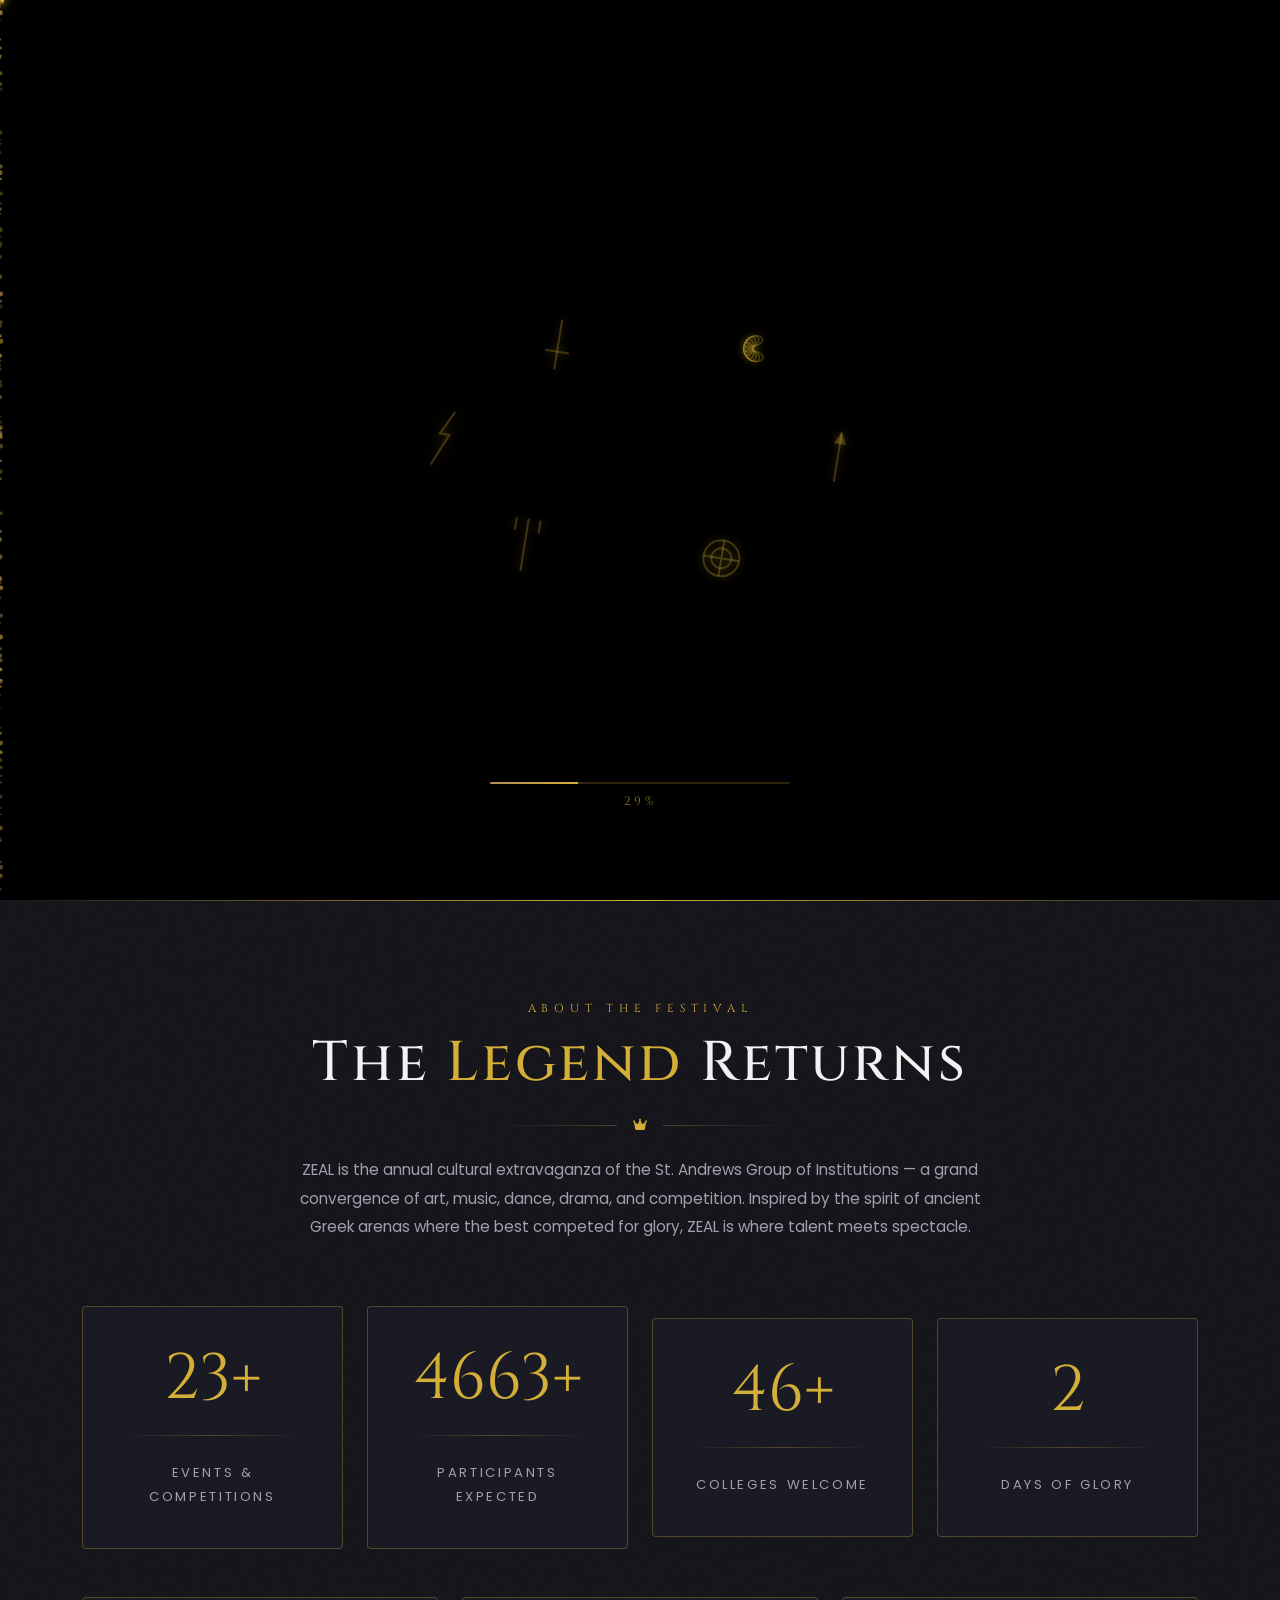
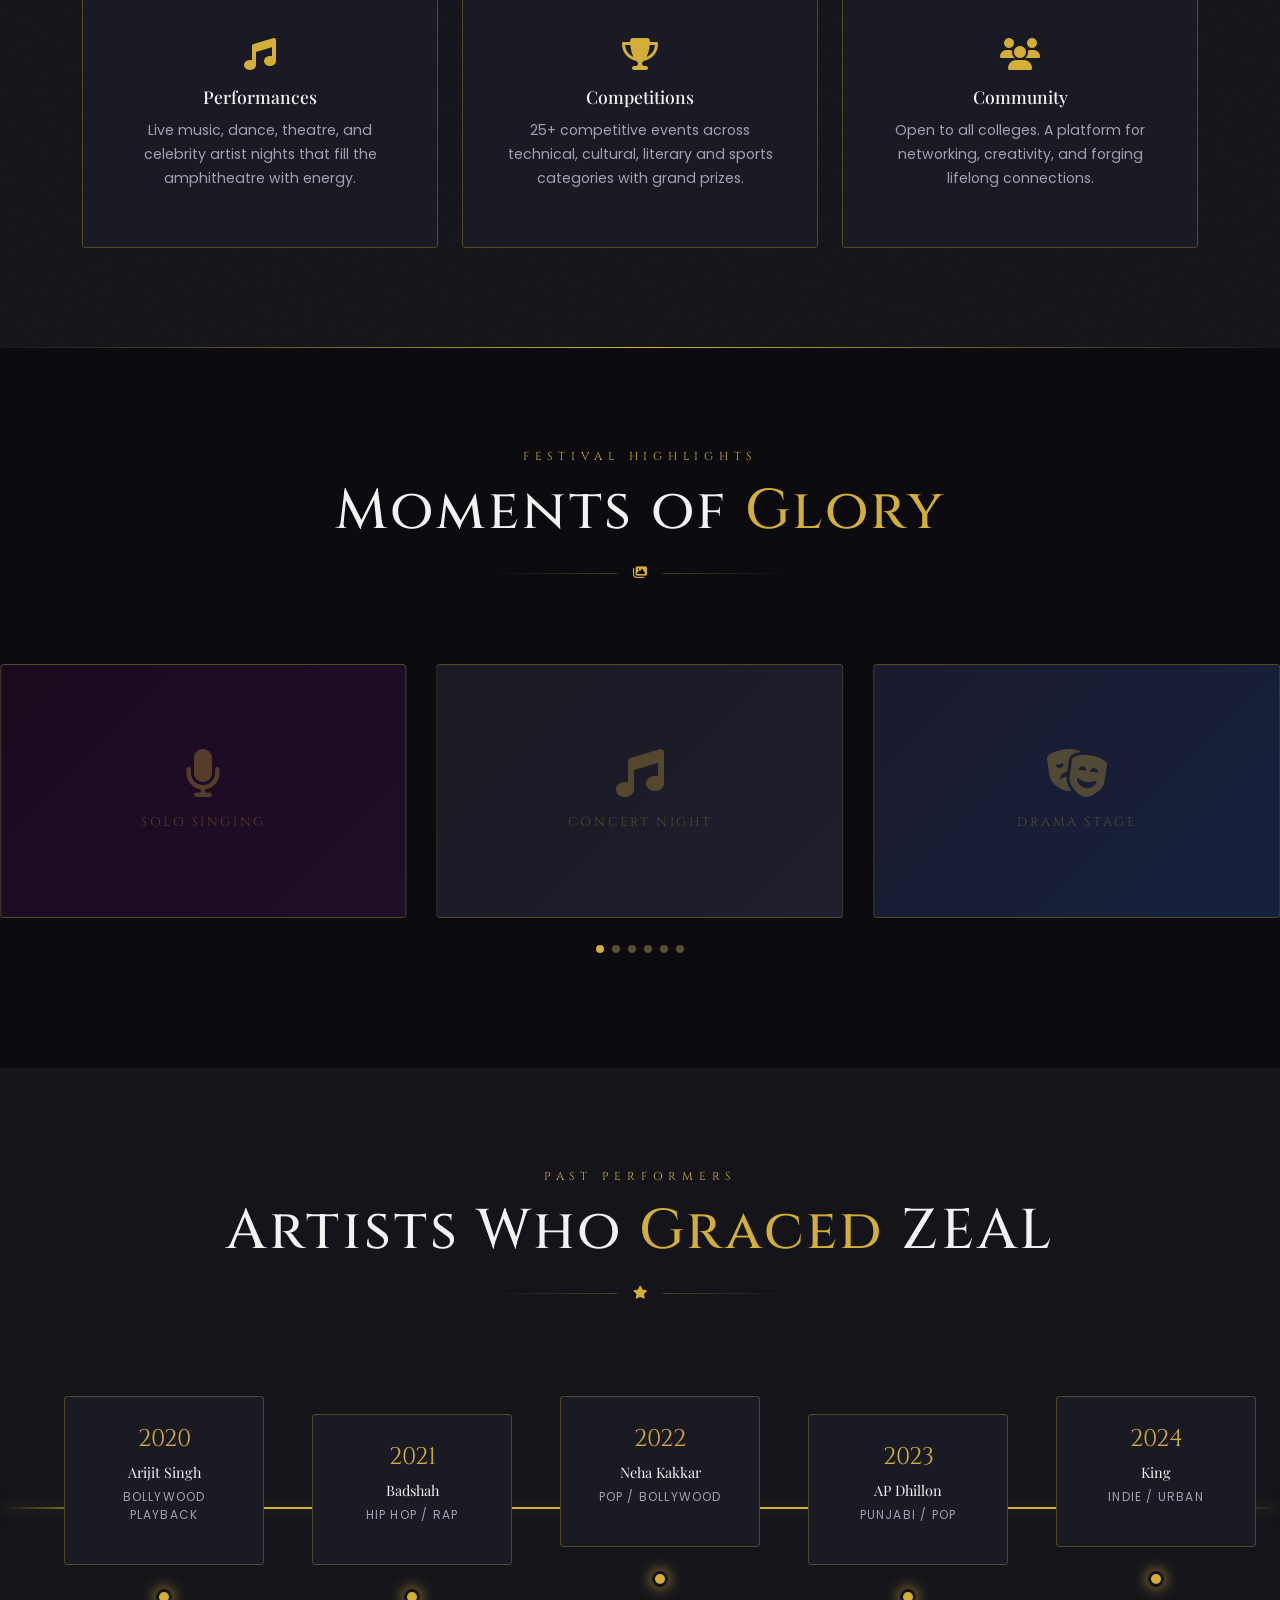
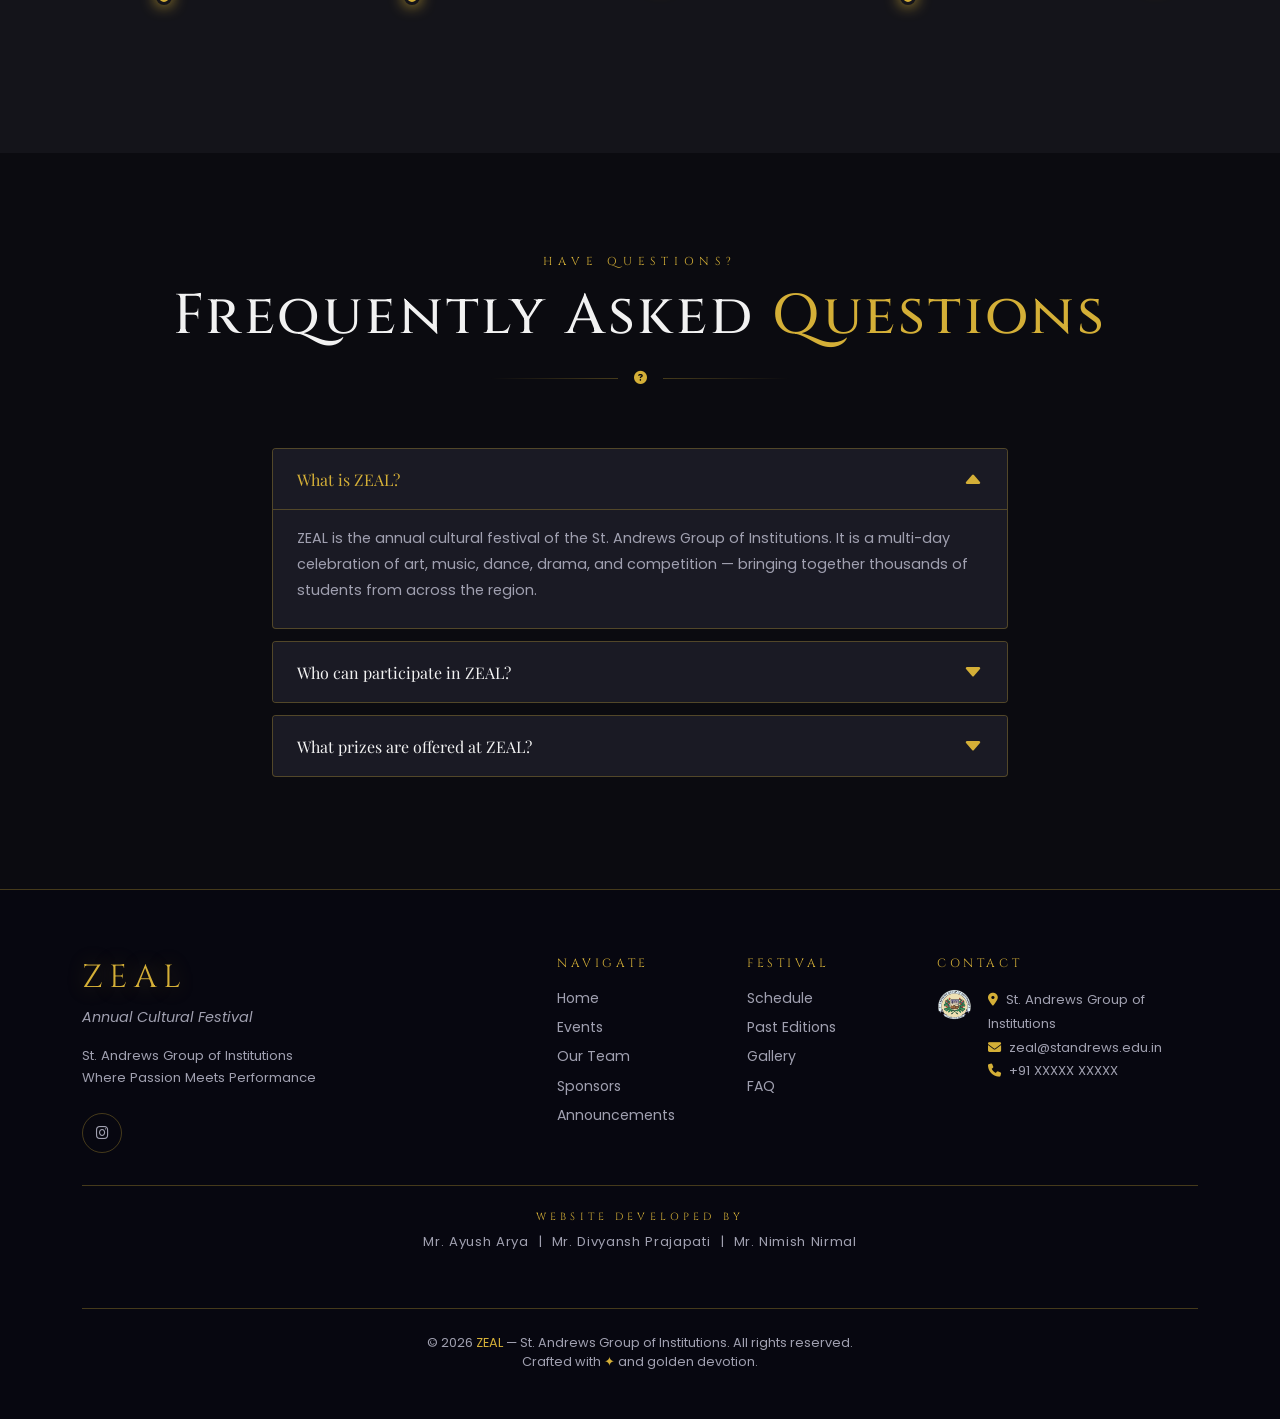
<file: index.html>
<!DOCTYPE html>
<html lang="en">
<head>
  <meta charset="UTF-8" />
  <meta name="viewport" content="width=device-width, initial-scale=1.0" />
  <meta name="description" content="ZEAL — Annual Cultural Festival of St. Andrews Group of Institutions. Where Passion Meets Performance." />
  <meta name="theme-color" content="#D4AF37" />
  <meta property="og:title" content="ZEAL — Annual Cultural Festival" />
  <meta property="og:description" content="Where Passion Meets Performance" />
  <meta property="og:type" content="website" />
  <title>ZEAL — Annual Cultural Festival</title>

  <!-- PWA Manifest -->
  <link rel="manifest" href="pwa/manifest.json" />
  <link rel="apple-touch-icon" href="assets/icons/icon-192.png" />

  <!-- Fonts -->
  <link rel="preconnect" href="https://fonts.googleapis.com" />
  <link rel="preconnect" href="https://fonts.gstatic.com" crossorigin />
  <link href="https://fonts.googleapis.com/css2?family=Cinzel:wght@400;600;700;900&family=Playfair+Display:ital,wght@0,400;0,600;1,400&family=Poppins:wght@300;400;500;600&display=swap" rel="stylesheet" />

  <!-- Icons -->
  <link rel="stylesheet" href="https://cdnjs.cloudflare.com/ajax/libs/font-awesome/6.5.0/css/all.min.css" />
  <link rel="stylesheet" href="https://cdn.jsdelivr.net/npm/bootstrap-icons@1.11.0/font/bootstrap-icons.css" />

  <!-- Bootstrap -->
  <link rel="stylesheet" href="https://cdn.jsdelivr.net/npm/bootstrap@5.3.2/dist/css/bootstrap.min.css" />

  <!-- AOS -->
  <link rel="stylesheet" href="https://unpkg.com/aos@2.3.1/dist/aos.css" />

  <!-- Swiper -->
  <link rel="stylesheet" href="https://cdn.jsdelivr.net/npm/swiper@11/swiper-bundle.min.css" />

  <!-- Custom CSS -->
  <link rel="stylesheet" href="css/style.css" />
  <link rel="stylesheet" href="css/animations.css" />
  <link rel="stylesheet" href="css/cursor.css" />
  <link rel="stylesheet" href="css/responsive.css" />
  <link rel="stylesheet" href="css/light-theme.css" />

  <!-- Early theme init (prevents flash) -->
  <script>
    (function(){
      var t = localStorage.getItem('zeal-theme');
      if (t === 'light') document.documentElement.classList.add('light-theme-preload');
    })();
  </script>
  <style>
    .light-theme-preload { background-color: #F8F6F0 !important; }
  </style>
</head>
<body>

  <!-- ===== LOADER ===== -->
  <div id="loader" role="status" aria-label="Loading ZEAL">
    <canvas id="loader-canvas"></canvas>
    <div class="loader-content">
      <span class="brand-name">ZEAL</span>
      <span class="brand-subtitle">Annual Cultural Festival</span>
      <div class="greek-ornament" style="margin-top:1rem;">
        <div class="greek-ornament-small"></div>
        <div class="greek-ornament-diamond"></div>
        <div class="greek-ornament-small"></div>
      </div>
      <p style="font-family:'Poppins',sans-serif;font-size:0.75rem;color:rgba(242,242,242,0.4);letter-spacing:0.3em;text-transform:uppercase;margin-top:0.5rem;">St. Andrews Group of Institutions</p>
    </div>
    <div class="loader-progress">
      <div class="loader-progress-bar">
        <div class="loader-progress-fill"></div>
      </div>
      <div class="loader-progress-text">0%</div>
    </div>
  </div>

  <!-- ===== CUSTOM CURSOR ===== -->
  <div class="cursor-dot" aria-hidden="true"></div>
  <div class="cursor-ring" aria-hidden="true"></div>
  <div class="cursor-myth-icon" aria-hidden="true"></div>

  <!-- ===== PARTICLES ===== -->
  <canvas id="particles-canvas" aria-hidden="true"></canvas>

  <!-- ===== PWA INSTALL BANNER ===== -->
  <div id="pwa-install-banner" style="display:none;position:fixed;bottom:1.5rem;left:50%;transform:translateX(-50%);background:rgba(20,20,26,0.97);border:1px solid rgba(212,175,55,0.4);border-radius:4px;padding:1rem 1.5rem;z-index:5000;align-items:center;gap:1rem;backdrop-filter:blur(20px);box-shadow:0 0 30px rgba(0,0,0,0.5);">
    <span style="font-family:'Cinzel',serif;font-size:0.78rem;letter-spacing:0.1em;color:#F2F2F2;">Install ZEAL App</span>
    <button id="pwa-install-btn" style="font-family:'Cinzel',serif;font-size:0.7rem;letter-spacing:0.15em;padding:0.4rem 1rem;background:var(--gold);border:none;border-radius:2px;color:#0B0B10;cursor:none;">Install</button>
    <button id="pwa-dismiss-btn" style="background:none;border:none;color:rgba(242,242,242,0.4);font-size:1rem;cursor:none;padding:0;">✕</button>
  </div>

  <!-- ===== NAVBAR ===== -->
  <nav class="navbar-zeal" aria-label="Main navigation">
    <div class="container">
      <div class="d-flex justify-content-between align-items-center">
        <!-- Logo -->
        <div class="navbar-logo" style="display:flex;align-items:center;gap:0.75rem;margin-right:1rem;">
          <img src="assets/Group of Institutions Logo.png" alt="College Logo" style="width:40px;height:40px;object-fit:contain;" />
        </div>
        <!-- Brand -->
        <a href="index.html" class="navbar-brand-zeal">
          ZEAL
          <span>St. Andrews Group of Institutions</span>
        </a>

        <!-- Mobile Toggle -->
        <button class="navbar-toggler d-lg-none" type="button" id="navToggle" aria-label="Toggle navigation">
          <span class="navbar-toggler-icon"></span>
        </button>

        <!-- Nav Links -->
        <div class="d-none d-lg-flex align-items-center gap-1" id="navLinks">
          <a href="index.html" class="nav-link-zeal active">Home</a>
          <a href="events.html" class="nav-link-zeal">Events</a>
          <a href="team.html" class="nav-link-zeal">Our Team</a>
          <a href="sponsors.html" class="nav-link-zeal">Sponsors</a>
          <a href="announcements.html" class="nav-link-zeal">Announcements</a>
          <button class="btn-install-app ms-1" id="nav-install-btn" aria-label="Install App">
            <i class="fas fa-download"></i> Install
          </button>
          <button class="theme-toggle-btn ms-1" id="themeToggle" aria-label="Toggle theme">
            <span class="theme-icon">🌙</span>
            <span class="theme-label">Dark</span>
          </button>
        </div>
      </div>

      <!-- Mobile Menu -->
      <div class="collapse" id="mobileMenu">
        <div class="d-flex flex-column gap-2 py-2">
          <a href="index.html" class="nav-link-zeal">Home</a>
          <a href="events.html" class="nav-link-zeal">Events</a>
          <a href="team.html" class="nav-link-zeal">Our Team</a>
          <a href="sponsors.html" class="nav-link-zeal">Sponsors</a>
          <a href="announcements.html" class="nav-link-zeal">Announcements</a>
          <div class="d-flex gap-2 mt-1">
            <button class="btn-install-app flex-grow-1 justify-content-center" id="nav-install-btn-mobile" aria-label="Install App">
              <i class="fas fa-download"></i> Install App
            </button>
            <button class="theme-toggle-btn flex-grow-1 justify-content-center" id="themeToggleMobile" aria-label="Toggle theme">
              <span class="theme-icon">🌙</span>
              <span class="theme-label">Dark</span>
            </button>
          </div>
        </div>
      </div>
    </div>
  </nav>

  <main>

  <!-- ===== HERO SECTION ===== -->
  <section class="hero-section" id="home" aria-labelledby="hero-title">
    <div class="hero-bg">
      <div class="hero-bg-gradient"></div>
      <div class="hero-pillars"></div>
      <div class="hero-glow-orb hero-glow-orb-1"></div>
      <div class="hero-glow-orb hero-glow-orb-2"></div>
      <!-- Light rays -->
      <div class="hero-rays" aria-hidden="true">
        <div class="hero-ray" style="transform:rotate(-40deg) translateX(-50%);animation-delay:0s;"></div>
        <div class="hero-ray" style="transform:rotate(-20deg) translateX(-50%);animation-delay:0.5s;"></div>
        <div class="hero-ray" style="transform:rotate(0deg) translateX(-50%);animation-delay:1s;"></div>
        <div class="hero-ray" style="transform:rotate(20deg) translateX(-50%);animation-delay:1.5s;"></div>
        <div class="hero-ray" style="transform:rotate(40deg) translateX(-50%);animation-delay:2s;"></div>
      </div>
    </div>

    <div class="hero-content">
      <div class="hero-eyebrow">
        <i class="fas fa-star-of-life" style="font-size:0.6rem;"></i>
        St. Andrews Group of Institutions Presents
        <i class="fas fa-star-of-life" style="font-size:0.6rem;"></i>
      </div>
      <span class="hero-title" id="hero-title">ZEAL</span>
      <p class="hero-subtitle">Where <strong>Passion</strong> Meets <strong>Performance</strong></p>
      <div class="hero-buttons">
        <a href="events.html" class="btn-hero-primary" data-myth="ares">
          <i class="fas fa-bolt me-2"></i>Explore Events
        </a>
      </div>
    </div>

    <div class="hero-scroll-indicator" aria-hidden="true">
      <div class="hero-scroll-line"></div>
      <span style="font-family:'Cinzel',serif;font-size:0.6rem;letter-spacing:0.3em;color:rgba(212,175,55,0.5);">SCROLL</span>
    </div>
  </section>

  <!-- ===== ABOUT SECTION ===== -->
  <section class="section-zeal about-section" id="about">
    <div class="noise-overlay"></div>
    <div class="container">
      <div class="section-header" data-aos="fade-up">
        <span class="section-eyebrow">About the Festival</span>
        <h2 class="section-title">The <span>Legend</span> Returns</h2>
        <div class="section-divider">
          <div class="section-divider-line"></div>
          <i class="section-divider-icon fas fa-crown"></i>
          <div class="section-divider-line"></div>
        </div>
        <p style="max-width:700px;margin:0 auto;color:var(--text-secondary);font-size:0.95rem;line-height:1.9;" data-aos="fade-up" data-aos-delay="100" id="home-about-text">
          ZEAL is the annual cultural extravaganza of the St. Andrews Group of Institutions — a grand convergence of art, music, dance, drama, and competition. Inspired by the spirit of ancient Greek arenas where the best competed for glory, ZEAL is where talent meets spectacle.
        </p>
      </div>

      <!-- Stats -->
      
      <div class="row g-4 mb-5" id="home-stats-dynamic"  style="display: flex; justify-content: center; align-items: center;">
        <div class="col-6 col-md-3" data-aos="fade-up" data-aos-delay="0">
          <div class="about-card text-center">
            <span class="about-stat-number" data-count="25" data-suffix="+">0+</span>
            <div class="about-ornament"></div>
            <span class="about-stat-label">Events & Competitions</span>
          </div>
        </div>
        <div class="col-6 col-md-3" data-aos="fade-up" data-aos-delay="100">
          <div class="about-card text-center">
            <span class="about-stat-number" data-count="5000" data-suffix="+">0+</span>
            <div class="about-ornament"></div>
            <span class="about-stat-label">Participants Expected</span>
          </div>
        </div>
        <div class="col-6 col-md-3" data-aos="fade-up" data-aos-delay="100">
          <div class="about-card text-center">
            <span class="about-stat-number" data-count="50" data-suffix="+">0+</span>
            <div class="about-ornament"></div>
            <span class="about-stat-label">Colleges Welcome</span>
          </div>
        </div>
        <div class="col-6 col-md-3" data-aos="fade-up" data-aos-delay="150">
          <div class="about-card text-center">
            <span class="about-stat-number" data-count="3">0</span>
            <div class="about-ornament"></div>
            <span class="about-stat-label">Days of Glory</span>
          </div>
        </div>
      </div>

    
      <!-- Feature Cards -->
      <div class="row g-4" id="home-highlights-dynamic">
        <div class="col-md-4" data-aos="fade-up" data-aos-delay="0">
          <div class="about-card" style="text-align:center;">
            <i class="fas fa-music" style="font-size:2rem;color:var(--gold);margin-bottom:1rem;"></i>
            <h4 style="font-family:var(--font-subheading);font-size:1.1rem;margin-bottom:0.75rem;color:var(--text-primary);">Performances</h4>
            <p style="font-size:0.88rem;color:var(--text-secondary);line-height:1.7;">Live music, dance, theatre, and celebrity artist nights that fill the amphitheatre with energy.</p>
          </div>
        </div>
        <div class="col-md-4" data-aos="fade-up" data-aos-delay="100">
          <div class="about-card" style="text-align:center;">
            <i class="fas fa-trophy" style="font-size:2rem;color:var(--gold);margin-bottom:1rem;"></i>
            <h4 style="font-family:var(--font-subheading);font-size:1.1rem;margin-bottom:0.75rem;color:var(--text-primary);">Competitions</h4>
            <p style="font-size:0.88rem;color:var(--text-secondary);line-height:1.7;">25+ competitive events across technical, cultural, literary and sports categories with grand prizes.</p>
          </div>
        </div>
        <div class="col-md-4" data-aos="fade-up" data-aos-delay="100">
          <div class="about-card" style="text-align:center;">
            <i class="fas fa-users" style="font-size:2rem;color:var(--gold);margin-bottom:1rem;"></i>
            <h4 style="font-family:var(--font-subheading);font-size:1.1rem;margin-bottom:0.75rem;color:var(--text-primary);">Community</h4>
            <p style="font-size:0.88rem;color:var(--text-secondary);line-height:1.7;">Open to all colleges. A platform for networking, creativity, and forging lifelong connections.</p>
          </div>
        </div>
      </div>
    </div>
  </section>

  <!-- ===== GALLERY SECTION ===== -->
  <section class="section-zeal gallery-section" id="gallery">
    <div class="container">
      <div class="section-header" data-aos="fade-up">
        <span class="section-eyebrow">Festival Highlights</span>
        <h2 class="section-title">Moments of <span>Glory</span></h2>
        <div class="section-divider">
          <div class="section-divider-line"></div>
          <i class="section-divider-icon fas fa-images"></i>
          <div class="section-divider-line"></div>
        </div>
      </div>
    </div>
    <div class="swiper swiper-gallery" data-aos="fade-up" data-aos-delay="100">
      <div class="swiper-wrapper" id="home-gallery-wrapper">
        <!-- Gallery slides with placeholders -->
        <div class="swiper-slide">
          <div class="gallery-slide">
            <div class="gallery-placeholder">
              <i class="fas fa-music"></i>
              <span>Concert Night</span>
            </div>
            <div class="gallery-slide-overlay">
              <span class="gallery-slide-title">Music Night — ZEAL 2024</span>
            </div>
          </div>
        </div>
        <div class="swiper-slide">
          <div class="gallery-slide">
            <div class="gallery-placeholder" style="background:linear-gradient(135deg,#1a1a2e,#16213e);">
              <i class="fas fa-theater-masks"></i>
              <span>Drama Stage</span>
            </div>
            <div class="gallery-slide-overlay">
              <span class="gallery-slide-title">Drama Competition — ZEAL 2024</span>
            </div>
          </div>
        </div>
        <div class="swiper-slide">
          <div class="gallery-slide">
            <div class="gallery-placeholder" style="background:linear-gradient(135deg,#0d1b2a,#1b2838);">
              <i class="fas fa-person-dancing"></i>
              <span>Dance Battle</span>
            </div>
            <div class="gallery-slide-overlay">
              <span class="gallery-slide-title">Dance Competition — ZEAL 2024</span>
            </div>
          </div>
        </div>
        <div class="swiper-slide">
          <div class="gallery-slide">
            <div class="gallery-placeholder" style="background:linear-gradient(135deg,#1a1000,#2a1f00);">
              <i class="fas fa-users"></i>
              <span>Crowd Energy</span>
            </div>
            <div class="gallery-slide-overlay">
              <span class="gallery-slide-title">Opening Ceremony — ZEAL 2024</span>
            </div>
          </div>
        </div>
        <div class="swiper-slide">
          <div class="gallery-slide">
            <div class="gallery-placeholder" style="background:linear-gradient(135deg,#0f1923,#0d1b2a);">
              <i class="fas fa-guitar"></i>
              <span>Artist Night</span>
            </div>
            <div class="gallery-slide-overlay">
              <span class="gallery-slide-title">Celebrity Night — ZEAL 2024</span>
            </div>
          </div>
        </div>
        <div class="swiper-slide">
          <div class="gallery-slide">
            <div class="gallery-placeholder" style="background:linear-gradient(135deg,#1a0a1e,#200d28);">
              <i class="fas fa-microphone"></i>
              <span>Solo Singing</span>
            </div>
            <div class="gallery-slide-overlay">
              <span class="gallery-slide-title">Singing Talent Hunt — ZEAL 2024</span>
            </div>
          </div>
        </div>
      </div>
      <div class="swiper-pagination"></div>
    </div>
  </section>

  <!-- ===== TIMELINE SECTION ===== -->
  <section class="section-zeal timeline-section" id="artists">
    <div class="container">
      <div class="section-header" data-aos="fade-up">
        <span class="section-eyebrow">Past Performers</span>
        <h2 class="section-title">Artists Who <span>Graced</span> ZEAL</h2>
        <div class="section-divider">
          <div class="section-divider-line"></div>
          <i class="section-divider-icon fas fa-star"></i>
          <div class="section-divider-line"></div>
        </div>
      </div>
    </div>
    <div class="timeline-track" data-aos="fade-up" data-aos-delay="100">
      <div class="timeline-line"></div>
      <div class="timeline-items" id="home-timeline-dynamic">
        <div class="timeline-item">
          <div class="timeline-card">
            <span class="timeline-year">2020</span>
            <span class="timeline-name">Arijit Singh</span>
            <p class="timeline-genre">Bollywood Playback</p>
          </div>
          <div class="timeline-dot"></div>
        </div>
        <div class="timeline-item">
          <div class="timeline-dot"></div>
          <div class="timeline-card">
            <span class="timeline-year">2021</span>
            <span class="timeline-name">Badshah</span>
            <p class="timeline-genre">Hip Hop / Rap</p>
          </div>
        </div>
        <div class="timeline-item">
          <div class="timeline-card">
            <span class="timeline-year">2022</span>
            <span class="timeline-name">Neha Kakkar</span>
            <p class="timeline-genre">Pop / Bollywood</p>
          </div>
          <div class="timeline-dot"></div>
        </div>
        <div class="timeline-item">
          <div class="timeline-dot"></div>
          <div class="timeline-card">
            <span class="timeline-year">2023</span>
            <span class="timeline-name">AP Dhillon</span>
            <p class="timeline-genre">Punjabi / Pop</p>
          </div>
        </div>
        <div class="timeline-item">
          <div class="timeline-card">
            <span class="timeline-year">2024</span>
            <span class="timeline-name">King</span>
            <p class="timeline-genre">Indie / Urban</p>
          </div>
          <div class="timeline-dot"></div>
        </div>
        <div class="timeline-item">
          <div class="timeline-dot" style="background:#fff;box-shadow:0 0 20px #fff;"></div>
          <div class="timeline-card" style="border-color:var(--gold);box-shadow:0 0 20px var(--gold-glow);">
            <span class="timeline-year" style="color:#fff;">2025</span>
            <span class="timeline-name">Coming Soon</span>
            <p class="timeline-genre">Stay Tuned</p>
          </div>
        </div>
      </div>
    </div>
  </section>

  <!-- ===== FAQ SECTION ===== -->
  <section class="section-zeal faq-section" id="faq">
    <div class="container">
      <div class="section-header" data-aos="fade-up">
        <span class="section-eyebrow">Have Questions?</span>
        <h2 class="section-title">Frequently Asked <span>Questions</span></h2>
        <div class="section-divider">
          <div class="section-divider-line"></div>
          <i class="section-divider-icon fas fa-question-circle"></i>
          <div class="section-divider-line"></div>
        </div>
      </div>
      <div class="row justify-content-center">
        <div class="col-lg-8" data-aos="fade-up" data-aos-delay="100">
          <div class="accordion accordion-zeal" id="zealFAQ"><div id="home-faq-dynamic"></div>
            <div class="accordion-item">
              <h2 class="accordion-header">
                <button class="accordion-button" type="button" data-bs-toggle="collapse" data-bs-target="#faq1">
                  What is ZEAL?
                </button>
              </h2>
              <div id="faq1" class="accordion-collapse collapse show" data-bs-parent="#zealFAQ">
                <div class="accordion-body">ZEAL is the annual cultural festival of the St. Andrews Group of Institutions. It is a multi-day celebration of art, music, dance, drama, and competition — bringing together thousands of students from across the region.</div>
              </div>
            </div>
            <div class="accordion-item">
              <h2 class="accordion-header">
                <button class="accordion-button collapsed" type="button" data-bs-toggle="collapse" data-bs-target="#faq2">
                  Who can participate in ZEAL?
                </button>
              </h2>
              <div id="faq2" class="accordion-collapse collapse" data-bs-parent="#zealFAQ">
                <div class="accordion-body">ZEAL is open to all college students of St. Andrews Group of Institutions.</div>
              </div>
            </div>
            <div class="accordion-item">
              <h2 class="accordion-header">
                <button class="accordion-button collapsed" type="button" data-bs-toggle="collapse" data-bs-target="#faq5">
                  What prizes are offered at ZEAL?
                </button>
              </h2>
              <div id="faq5" class="accordion-collapse collapse" data-bs-parent="#zealFAQ">
                <div class="accordion-body">ZEAL offers exciting prizes including trophies, certificates, and special goodies for winners and runners-up across all events.</div>
              </div>
            </div>
          </div>
        </div>
      </div>
    </div>
  </section>

  </main>

  <!-- ===== FOOTER ===== -->
  <footer class="footer-zeal">
    <div class="container">
      <div class="row g-4">
        <div class="col-lg-4">
          <div class="footer-brand">ZEAL</div>
          <p class="footer-tagline">Annual Cultural Festival</p>
          <p style="font-size:0.82rem;color:var(--text-secondary);margin-top:0.5rem;line-height:1.7;">St. Andrews Group of Institutions<br>Where Passion Meets Performance</p>
          <div class="footer-social">
            <a href="https://www.instagram.com/zeal.saitm" target="_blank" rel="noopener" class="social-icon" aria-label="Instagram"><i class="fab fa-instagram"></i></a>
          </div>
        </div>
        <div class="col-6 col-lg-2 offset-lg-1">
          <div class="footer-heading">Navigate</div>
          <a href="index.html" class="footer-link">Home</a>
          <a href="events.html" class="footer-link">Events</a>
          <a href="team.html" class="footer-link">Our Team</a>
          <a href="sponsors.html" class="footer-link">Sponsors</a>
          <a href="announcements.html" class="footer-link">Announcements</a>
        </div>
        <div class="col-6 col-lg-2">
          <div class="footer-heading">Festival</div>
          <a href="#" class="footer-link">Schedule</a>
          <a href="#" class="footer-link">Past Editions</a>
          <a href="#" class="footer-link">Gallery</a>
          <a href="#faq" class="footer-link">FAQ</a>
        </div>
        <div class="col-lg-3">
          <div class="footer-heading">Contact</div>
          <div style="display:flex;gap:1rem;align-items:flex-start;">
            <img src="assets/Group of Institutions Logo.png" alt="College Logo" style="width:35px;height:35px;flex-shrink:0;object-fit:contain;" />
            <p id="footer-contact-dynamic" style="font-size:0.82rem;color:var(--text-secondary);line-height:1.8;margin:0;">
              <i class="fas fa-map-marker-alt" style="color:var(--gold);margin-right:0.5rem;"></i>St. Andrews Group of Institutions<br>
              <i class="fas fa-envelope" style="color:var(--gold);margin-right:0.5rem;"></i>zeal@standrews.edu.in<br>
              <i class="fas fa-phone" style="color:var(--gold);margin-right:0.5rem;"></i>+91 XXXXX XXXXX
            </p>
          </div>
        </div>
      </div>
      <div class="footer-dev-credit">
        <p class="footer-dev-label">Website Developed By</p>
        <p class="footer-dev-names" id="footer-devs-dynamic">Mr. Ayush Arya &nbsp;|&nbsp; Mr. Divyansh Prajapati &nbsp;|&nbsp; Mr. Nimish Nirmal</p>
      </div>
      <div class="footer-bottom">
        <p>© 2026 <span>ZEAL</span> — St. Andrews Group of Institutions. All rights reserved.<br>Crafted with <span>✦</span> and golden devotion.</p>
      </div>
    </div>
  </footer>

  <!-- ===== SCRIPTS ===== -->
  <!-- Bootstrap -->
  <script src="https://cdn.jsdelivr.net/npm/bootstrap@5.3.2/dist/js/bootstrap.bundle.min.js" defer></script>
  <!-- GSAP -->
  <script src="https://cdnjs.cloudflare.com/ajax/libs/gsap/3.12.2/gsap.min.js"></script>
  <!-- AOS -->
  <script src="https://unpkg.com/aos@2.3.1/dist/aos.js" defer></script>
  <!-- Swiper -->
  <script src="https://cdn.jsdelivr.net/npm/swiper@11/swiper-bundle.min.js" defer></script>

  <!-- Custom Scripts -->
  <script src="js/loader.js"></script>
  <script src="js/cursor.js" defer></script>
  <script src="js/particles.js" defer></script>
  <script src="js/animations.js" defer></script>
  <script src="js/main.js" defer></script>
  <script src="js/theme.js" defer></script>
  <script src="js/pwa.js" defer></script>
  <script src="js/zeal-data.js" defer></script>

  <script>
    // Mobile nav toggle
    const navToggle = document.getElementById('navToggle');
    const mobileMenu = document.getElementById('mobileMenu');
    if (navToggle && mobileMenu) {
      navToggle.addEventListener('click', () => {
        mobileMenu.classList.toggle('collapse');
      });
    }
  </script>
</body>
</html>
</file>
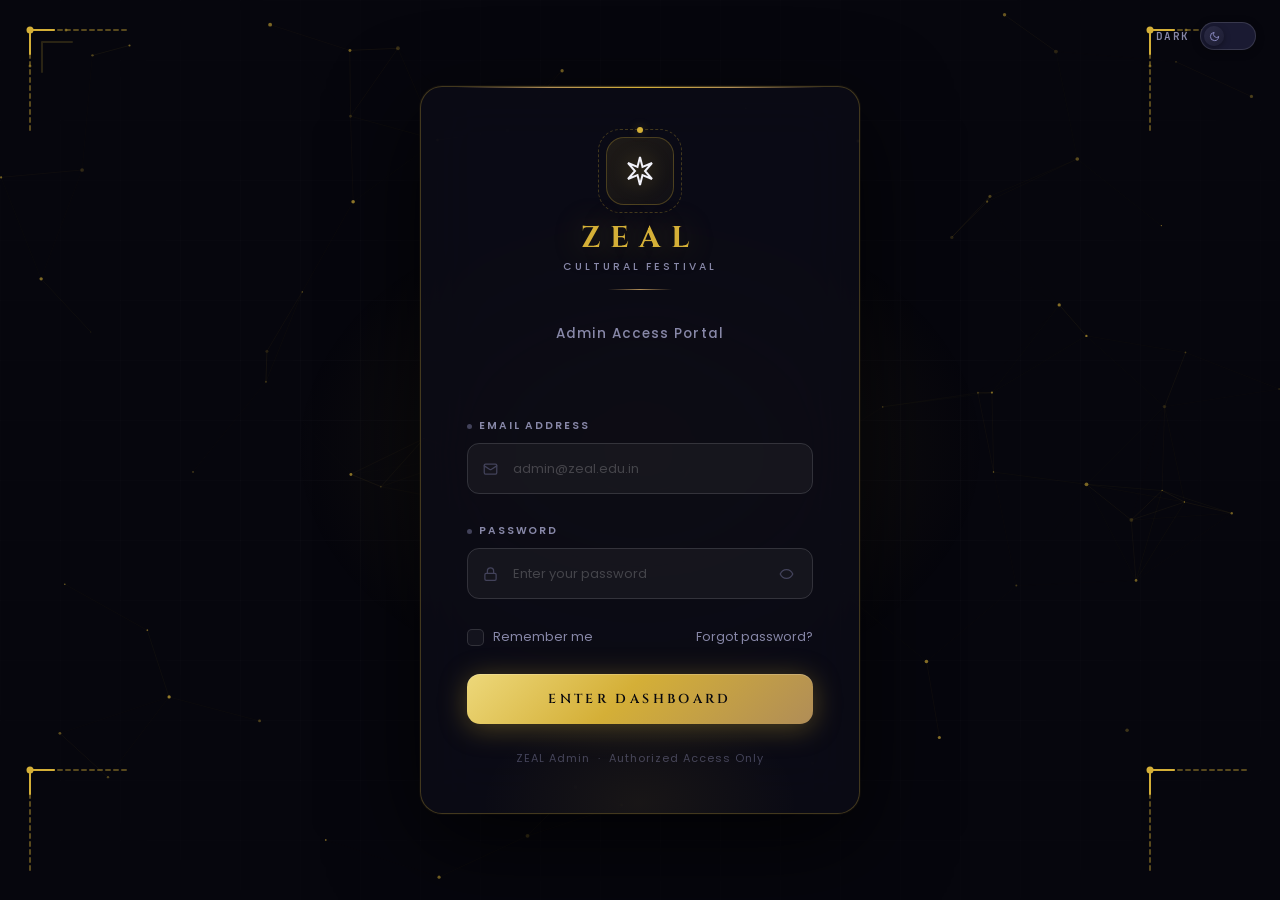
<file: admin/index.html>
<!DOCTYPE html>
<html lang="en">
<head>
  <meta charset="UTF-8" />
  <meta http-equiv="refresh" content="0; url=admin-login.html" />
  <title>ZEAL Admin — Redirecting…</title>
  <style>
    body { background: #0B0B10; color: #D4AF37; font-family: 'Courier New', monospace;
           display: flex; align-items: center; justify-content: center; height: 100vh; margin: 0; }
  </style>
</head>
<body>
  <p>Redirecting to admin login…</p>
  <script>window.location.replace('admin-login.html');</script>
</body>
</html>
</file>
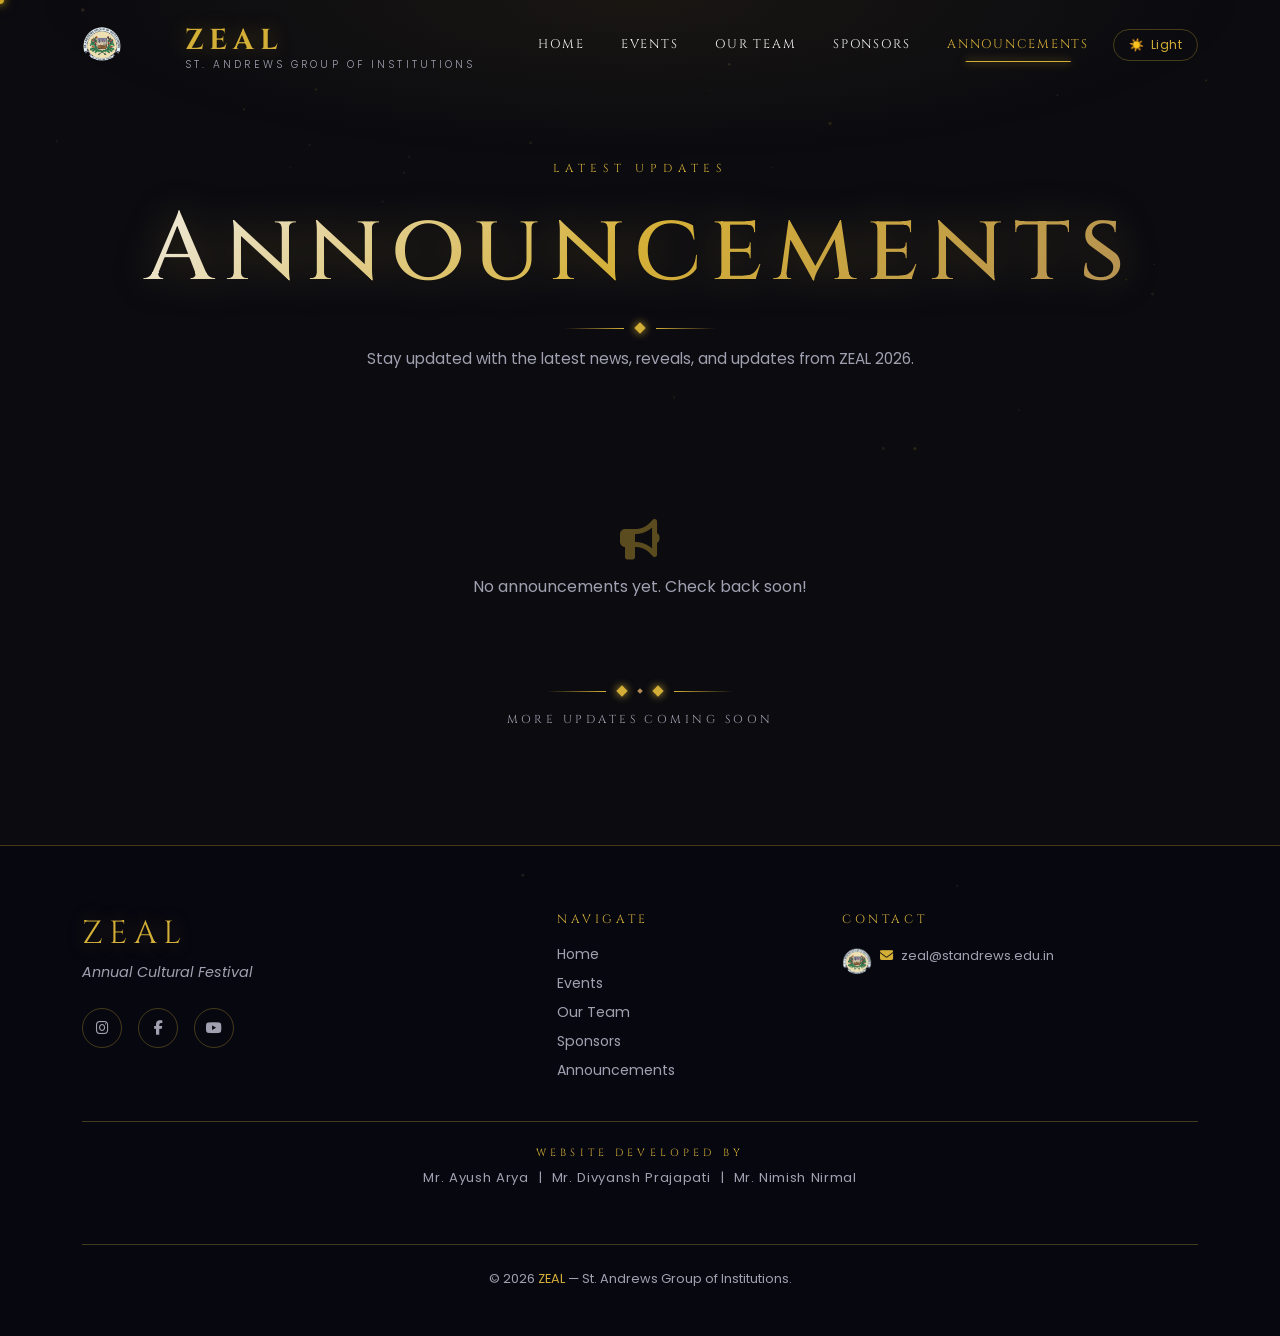
<file: announcements.html>
<!DOCTYPE html>
<html lang="en">
<head>
  <meta charset="UTF-8" />
  <meta name="viewport" content="width=device-width, initial-scale=1.0" />
  <meta name="description" content="ZEAL Announcements — Latest updates, news, and information from the annual cultural festival." />
  <meta name="theme-color" content="#D4AF37" />
  <title>Announcements — ZEAL Cultural Festival</title>
  <link rel="manifest" href="pwa/manifest.json" />
  <link rel="preconnect" href="https://fonts.googleapis.com" />
  <link rel="preconnect" href="https://fonts.gstatic.com" crossorigin />
  <link href="https://fonts.googleapis.com/css2?family=Cinzel:wght@400;600;700;900&family=Playfair+Display:ital,wght@0,400;0,600;1,400&family=Poppins:wght@300;400;500;600&display=swap" rel="stylesheet" />
  <link rel="stylesheet" href="https://cdnjs.cloudflare.com/ajax/libs/font-awesome/6.5.0/css/all.min.css" />
  <link rel="stylesheet" href="https://cdn.jsdelivr.net/npm/bootstrap@5.3.2/dist/css/bootstrap.min.css" />
  <link rel="stylesheet" href="https://unpkg.com/aos@2.3.1/dist/aos.css" />
  <link rel="stylesheet" href="css/style.css" />
  <link rel="stylesheet" href="css/animations.css" />
  <link rel="stylesheet" href="css/cursor.css" />
  <link rel="stylesheet" href="css/responsive.css" />
  <link rel="stylesheet" href="css/light-theme.css" />

  <!-- Early theme init (prevents flash) -->
  <script>
    (function(){
      var t = localStorage.getItem('zeal-theme');
      if (t === 'light') document.documentElement.classList.add('light-theme-preload');
    })();
  </script>
  <style>
    .light-theme-preload { background-color: #F8F6F0 !important; }
  </style>
</head>
<body>
  <div class="cursor-dot" aria-hidden="true"></div>
  <div class="cursor-ring" aria-hidden="true"></div>
  <div class="cursor-myth-icon" aria-hidden="true"></div>
  <canvas id="particles-canvas" aria-hidden="true"></canvas>

  <!-- NAVBAR -->
  <nav class="navbar-zeal scrolled">
    <div class="container">
      <div class="d-flex justify-content-between align-items-center">
        <!-- Logo -->
        <div class="navbar-logo" style="display:flex;align-items:center;gap:0.75rem;margin-right:1rem;">
          <img src="assets/Group of Institutions Logo.png" alt="College Logo" style="width:40px;height:40px;object-fit:contain;" />
        </div>
        <a href="index.html" class="navbar-brand-zeal">ZEAL<span>St. Andrews Group of Institutions</span></a>
        <button class="navbar-toggler d-lg-none" type="button" id="navToggle" aria-label="Toggle navigation"><span class="navbar-toggler-icon"></span></button>
        <div class="d-none d-lg-flex align-items-center gap-1">
          <a href="index.html" class="nav-link-zeal">Home</a>
          <a href="events.html" class="nav-link-zeal">Events</a>
          <a href="team.html" class="nav-link-zeal">Our Team</a>
          <a href="sponsors.html" class="nav-link-zeal">Sponsors</a>
          <a href="announcements.html" class="nav-link-zeal active">Announcements</a>
          <button class="btn-install-app ms-1" id="nav-install-btn" aria-label="Install App">
            <i class="fas fa-download"></i> Install
          </button>
          <button class="theme-toggle-btn ms-1" id="themeToggle" aria-label="Toggle theme">
            <span class="theme-icon">🌙</span>
            <span class="theme-label">Dark</span>
          </button>
        </div>
      </div>
      <div class="collapse" id="mobileMenu">
        <div class="d-flex flex-column gap-2 py-2">
          <a href="index.html" class="nav-link-zeal">Home</a>
          <a href="events.html" class="nav-link-zeal">Events</a>
          <a href="team.html" class="nav-link-zeal">Our Team</a>
          <a href="sponsors.html" class="nav-link-zeal">Sponsors</a>
          <a href="announcements.html" class="nav-link-zeal">Announcements</a>
          <div class="d-flex gap-2 mt-1">
            <button class="btn-install-app flex-grow-1 justify-content-center" id="nav-install-btn-mobile" aria-label="Install App">
              <i class="fas fa-download"></i> Install App
            </button>
            <button class="theme-toggle-btn flex-grow-1 justify-content-center" id="themeToggleMobile" aria-label="Toggle theme">
              <span class="theme-icon">🌙</span>
              <span class="theme-label">Dark</span>
            </button>
          </div>
        </div>
      </div>
    </div>
  </nav>

  <main>
    <!-- PAGE HERO -->
    <section class="page-hero">
      <div class="container text-center">
        <span class="section-eyebrow">Latest Updates</span>
        <h1 class="page-hero-title">Announcements</h1>
        <div class="greek-ornament justify-content-center">
          <div class="greek-ornament-line"></div>
          <div class="greek-ornament-diamond"></div>
          <div class="greek-ornament-line"></div>
        </div>
        <p style="color:var(--text-secondary);font-size:0.95rem;max-width:600px;margin:1rem auto 0;">Stay updated with the latest news, reveals, and updates from ZEAL 2026.</p>
      </div>
    </section>

    <!-- ANNOUNCEMENTS SECTION -->
    <section class="section-zeal announcements-section" style="padding-top:20px;">
      <div class="container">
        <!-- Announcements — populated from backend by zeal-data.js -->
        <div class="row g-4" id="announcements-dynamic">

          <!-- Loading state shown until zeal-data.js populates this -->
          <div class="col-12 text-center py-5" id="announcements-loading-placeholder">
            <i class="fas fa-spinner fa-spin" style="font-size:2rem;color:var(--gold);margin-bottom:1rem;display:block;"></i>
            <p style="color:var(--text-secondary);">Loading announcements...</p>
          </div>

        </div>

        <!-- No more announcements indicator -->
        <div class="text-center mt-4" data-aos="fade-up">
          <div class="greek-ornament justify-content-center">
            <div class="greek-ornament-line"></div>
            <div class="greek-ornament-diamond"></div>
            <div class="greek-ornament-small"></div>
            <div class="greek-ornament-diamond"></div>
            <div class="greek-ornament-line"></div>
          </div>
          <p style="font-family:var(--font-heading);font-size:0.72rem;letter-spacing:0.3em;color:var(--text-secondary);margin-top:1rem;">MORE UPDATES COMING SOON</p>
        </div>

      </div>
    </section>
  </main>

  <!-- FOOTER -->
  <footer class="footer-zeal">
    <div class="container">
      <div class="row g-4">
        <div class="col-lg-4">
          <div class="footer-brand">ZEAL</div>
          <p class="footer-tagline">Annual Cultural Festival</p>
          <div class="footer-social">
            <a href="#" class="social-icon" aria-label="Instagram"><i class="fab fa-instagram"></i></a>
            <a href="#" class="social-icon" aria-label="Facebook"><i class="fab fa-facebook-f"></i></a>
            <a href="#" class="social-icon" aria-label="YouTube"><i class="fab fa-youtube"></i></a>
          </div>
        </div>
        <div class="col-6 col-lg-3 offset-lg-1">
          <div class="footer-heading">Navigate</div>
          <a href="index.html" class="footer-link">Home</a>
          <a href="events.html" class="footer-link">Events</a>
          <a href="team.html" class="footer-link">Our Team</a>
          <a href="sponsors.html" class="footer-link">Sponsors</a>
          <a href="announcements.html" class="footer-link">Announcements</a>
        </div>
        <div class="col-6 col-lg-3">
          <div class="footer-heading">Contact</div>
          <div style="display:flex;gap:0.5rem;align-items:flex-start;">
            <img src="assets/Group of Institutions Logo.png" alt="College Logo" style="width:30px;height:30px;flex-shrink:0;margin-top:0.2rem;object-fit:contain;" />
            <p id="footer-contact-dynamic" style="font-size:0.82rem;color:var(--text-secondary);line-height:1.8;margin:0;">
              <i class="fas fa-envelope" style="color:var(--gold);margin-right:0.5rem;"></i>zeal@standrews.edu.in
            </p>
          </div>
        </div>
      </div>
      <div class="footer-dev-credit">
        <p class="footer-dev-label">Website Developed By</p>
        <p class="footer-dev-names" id="footer-devs-dynamic">Mr. Ayush Arya &nbsp;|&nbsp; Mr. Divyansh Prajapati &nbsp;|&nbsp; Mr. Nimish Nirmal</p>
      </div>
      <div class="footer-bottom">
        <p>© 2026 <span>ZEAL</span> — St. Andrews Group of Institutions.</p>
      </div>
    </div>
  </footer>

  <script src="https://cdn.jsdelivr.net/npm/bootstrap@5.3.2/dist/js/bootstrap.bundle.min.js" defer></script>
  <script src="https://cdnjs.cloudflare.com/ajax/libs/gsap/3.12.2/gsap.min.js"></script>
  <script src="https://unpkg.com/aos@2.3.1/dist/aos.js" defer></script>
  <script src="js/cursor.js" defer></script>
  <script src="js/particles.js" defer></script>
  <script src="js/animations.js" defer></script>
  <script src="js/main.js" defer></script>
  <script src="js/theme.js" defer></script>
  <script src="js/pwa.js" defer></script>
  <script src="js/zeal-data.js" defer></script>
  <script>
    window.dispatchEvent(new Event('loaderComplete'));
    const navToggle = document.getElementById('navToggle');
    const mobileMenu = document.getElementById('mobileMenu');
    if (navToggle && mobileMenu) {
      navToggle.addEventListener('click', () => mobileMenu.classList.toggle('collapse'));
    }
  </script>
</body>
</html>
</file>
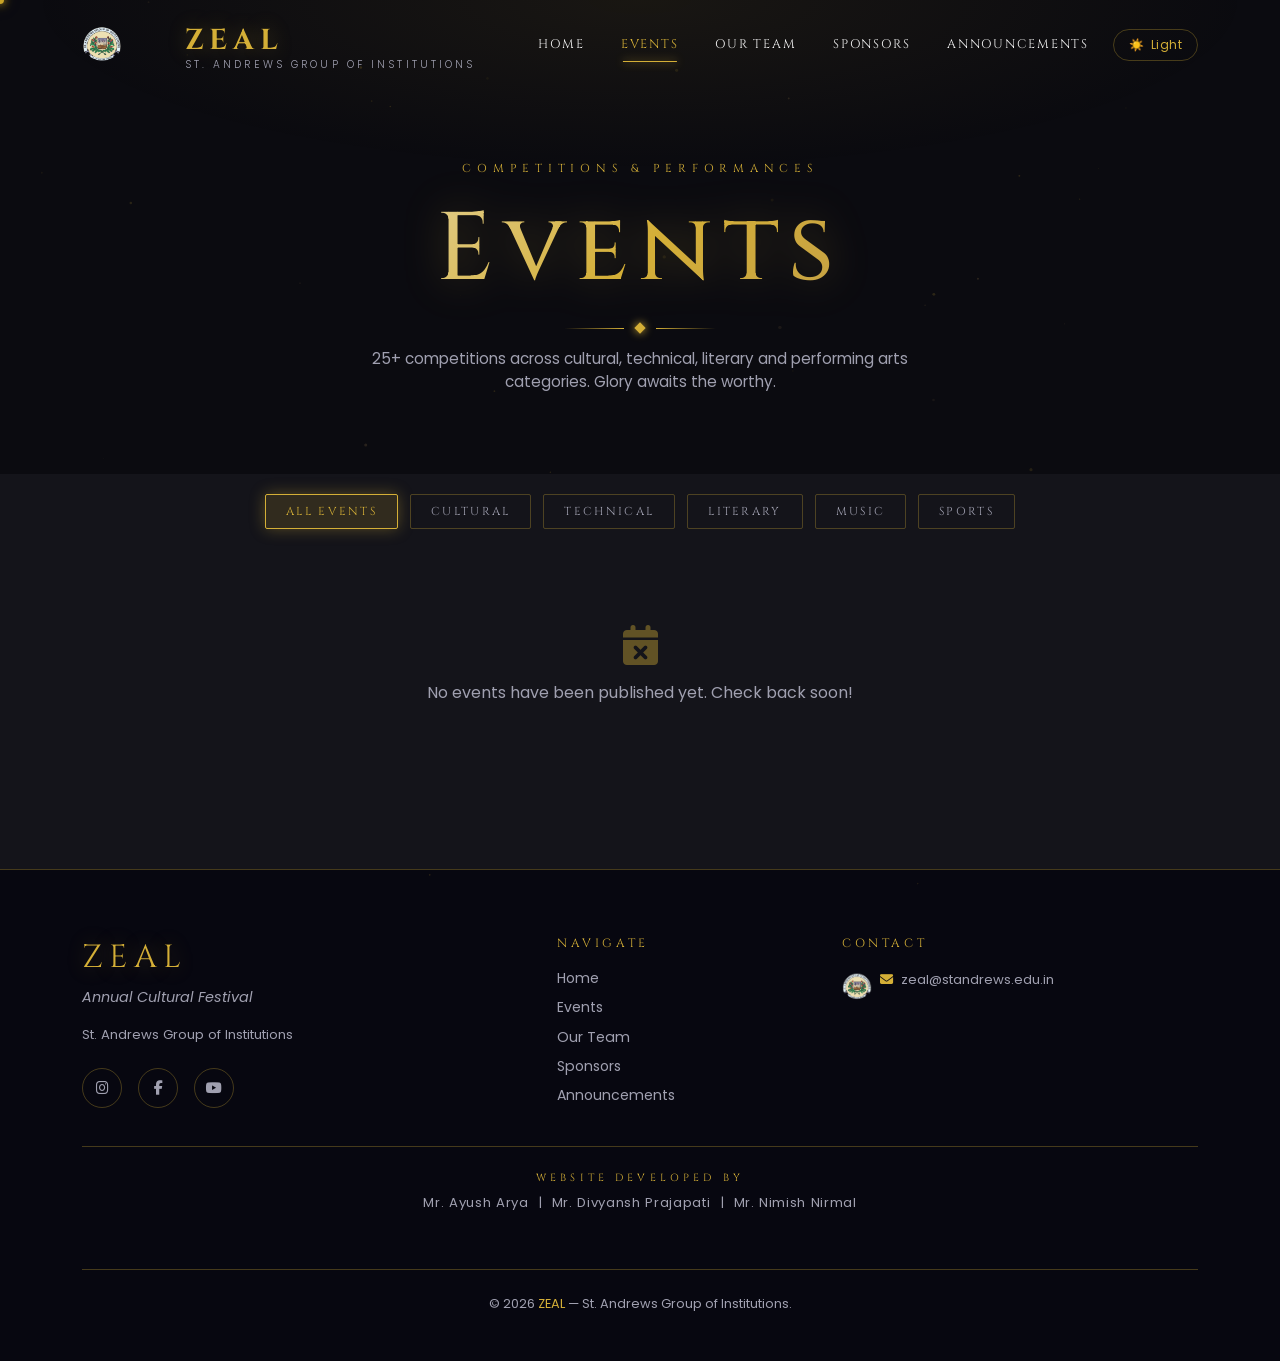
<file: events.html>
<!DOCTYPE html>
<html lang="en">
<head>
  <meta charset="UTF-8" />
  <meta name="viewport" content="width=device-width, initial-scale=1.0" />
  <meta name="description" content="ZEAL Events — Competitions, performances, and more at St. Andrews Annual Cultural Festival." />
  <meta name="theme-color" content="#D4AF37" />
  <title>Events — ZEAL Cultural Festival</title>
  <link rel="manifest" href="pwa/manifest.json" />
  <link rel="preconnect" href="https://fonts.googleapis.com" />
  <link rel="preconnect" href="https://fonts.gstatic.com" crossorigin />
  <link href="https://fonts.googleapis.com/css2?family=Cinzel:wght@400;600;700;900&family=Playfair+Display:ital,wght@0,400;0,600;1,400&family=Poppins:wght@300;400;500;600&display=swap" rel="stylesheet" />
  <link rel="stylesheet" href="https://cdnjs.cloudflare.com/ajax/libs/font-awesome/6.5.0/css/all.min.css" />
  <link rel="stylesheet" href="https://cdn.jsdelivr.net/npm/bootstrap@5.3.2/dist/css/bootstrap.min.css" />
  <link rel="stylesheet" href="https://unpkg.com/aos@2.3.1/dist/aos.css" />
  <link rel="stylesheet" href="css/style.css" />
  <link rel="stylesheet" href="css/animations.css" />
  <link rel="stylesheet" href="css/cursor.css" />
  <link rel="stylesheet" href="css/responsive.css" />
  <link rel="stylesheet" href="css/light-theme.css" />

  <!-- Early theme init (prevents flash) -->
  <script>
    (function(){
      var t = localStorage.getItem('zeal-theme');
      if (t === 'light') document.documentElement.classList.add('light-theme-preload');
    })();
  </script>
  <style>
    .light-theme-preload { background-color: #F8F6F0 !important; }
  </style>
</head>
<body>
  <div class="cursor-dot" aria-hidden="true"></div>
  <div class="cursor-ring" aria-hidden="true"></div>
  <div class="cursor-myth-icon" aria-hidden="true"></div>
  <canvas id="particles-canvas" aria-hidden="true"></canvas>

  <!-- NAVBAR -->
  <nav class="navbar-zeal scrolled">
    <div class="container">
      <div class="d-flex justify-content-between align-items-center">
        <!-- Logo -->
        <div class="navbar-logo" style="display:flex;align-items:center;gap:0.75rem;margin-right:1rem;">
          <img src="assets/Group of Institutions Logo.png" alt="College Logo" style="width:40px;height:40px;object-fit:contain;" />
        </div>
        <a href="index.html" class="navbar-brand-zeal">ZEAL<span>St. Andrews Group of Institutions</span></a>
        <button class="navbar-toggler d-lg-none" type="button" id="navToggle" aria-label="Toggle navigation"><span class="navbar-toggler-icon"></span></button>
        <div class="d-none d-lg-flex align-items-center gap-1" id="navLinks">
          <a href="index.html" class="nav-link-zeal">Home</a>
          <a href="events.html" class="nav-link-zeal active">Events</a>
          <a href="team.html" class="nav-link-zeal">Our Team</a>
          <a href="sponsors.html" class="nav-link-zeal">Sponsors</a>
          <a href="announcements.html" class="nav-link-zeal">Announcements</a>
          <button class="btn-install-app ms-1" id="nav-install-btn" aria-label="Install App">
            <i class="fas fa-download"></i> Install
          </button>
          <button class="theme-toggle-btn ms-1" id="themeToggle" aria-label="Toggle theme">
            <span class="theme-icon">🌙</span>
            <span class="theme-label">Dark</span>
          </button>
        </div>
      </div>
      <div class="collapse" id="mobileMenu">
        <div class="d-flex flex-column gap-2 py-2">
          <a href="index.html" class="nav-link-zeal">Home</a>
          <a href="events.html" class="nav-link-zeal">Events</a>
          <a href="team.html" class="nav-link-zeal">Our Team</a>
          <a href="sponsors.html" class="nav-link-zeal">Sponsors</a>
          <a href="announcements.html" class="nav-link-zeal">Announcements</a>
          <div class="d-flex gap-2 mt-1">
            <button class="btn-install-app flex-grow-1 justify-content-center" id="nav-install-btn-mobile" aria-label="Install App">
              <i class="fas fa-download"></i> Install App
            </button>
            <button class="theme-toggle-btn flex-grow-1 justify-content-center" id="themeToggleMobile" aria-label="Toggle theme">
              <span class="theme-icon">🌙</span>
              <span class="theme-label">Dark</span>
            </button>
          </div>
        </div>
      </div>
    </div>
  </nav>

  <main>
    <!-- PAGE HERO -->
    <section class="page-hero">
      <div class="container text-center">
        <span class="section-eyebrow">Competitions & Performances</span>
        <h1 class="page-hero-title">Events</h1>
        <div class="greek-ornament justify-content-center">
          <div class="greek-ornament-line"></div>
          <div class="greek-ornament-diamond"></div>
          <div class="greek-ornament-line"></div>
        </div>
        <p style="color:var(--text-secondary);font-size:0.95rem;max-width:600px;margin:1rem auto 0;">25+ competitions across cultural, technical, literary and performing arts categories. Glory awaits the worthy.</p>
      </div>
    </section>

    <!-- EVENTS SECTION -->
    <section class="section-zeal" style="background:var(--bg-secondary);padding-top:20px;">
      <div class="container">

        <!-- Filter Bar -->
        <div class="events-filter-bar" data-aos="fade-up">
          <button class="filter-btn active" data-filter="all">All Events</button>
          <button class="filter-btn" data-filter="cultural">Cultural</button>
          <button class="filter-btn" data-filter="technical">Technical</button>
          <button class="filter-btn" data-filter="literary">Literary</button>
          <button class="filter-btn" data-filter="music">Music</button>
          <button class="filter-btn" data-filter="sports">Sports</button>
        </div>

        <!-- Events Grid — populated from backend by zeal-data.js -->
        <div class="row g-4" id="events-grid-dynamic">

          <!-- Loading state shown until zeal-data.js populates this -->
          <div class="col-12 text-center py-5" id="events-loading-placeholder">
            <i class="fas fa-spinner fa-spin" style="font-size:2rem;color:var(--gold);margin-bottom:1rem;display:block;"></i>
            <p style="color:var(--text-secondary);">Loading events...</p>
          </div>

        </div><!-- end row -->
      </div>
    </section>
  </main>

  <!-- FOOTER -->
  <footer class="footer-zeal">
    <div class="container">
      <div class="row g-4">
        <div class="col-lg-4">
          <div class="footer-brand">ZEAL</div>
          <p class="footer-tagline">Annual Cultural Festival</p>
          <p style="font-size:0.82rem;color:var(--text-secondary);margin-top:0.5rem;">St. Andrews Group of Institutions</p>
          <div class="footer-social">
            <a href="#" class="social-icon" aria-label="Instagram"><i class="fab fa-instagram"></i></a>
            <a href="#" class="social-icon" aria-label="Facebook"><i class="fab fa-facebook-f"></i></a>
            <a href="#" class="social-icon" aria-label="YouTube"><i class="fab fa-youtube"></i></a>
          </div>
        </div>
        <div class="col-6 col-lg-3 offset-lg-1">
          <div class="footer-heading">Navigate</div>
          <a href="index.html" class="footer-link">Home</a>
          <a href="events.html" class="footer-link">Events</a>
          <a href="team.html" class="footer-link">Our Team</a>
          <a href="sponsors.html" class="footer-link">Sponsors</a>
          <a href="announcements.html" class="footer-link">Announcements</a>
        </div>
        <div class="col-6 col-lg-3">
          <div class="footer-heading">Contact</div>
          <div style="display:flex;gap:0.5rem;align-items:flex-start;">
            <img src="assets/Group of Institutions Logo.png" alt="College Logo" style="width:30px;height:30px;flex-shrink:0;margin-top:0.2rem;object-fit:contain;" />
            <p id="footer-contact-dynamic" style="font-size:0.82rem;color:var(--text-secondary);line-height:1.8;margin:0;">
              <i class="fas fa-envelope" style="color:var(--gold);margin-right:0.5rem;"></i>zeal@standrews.edu.in
            </p>
          </div>
        </div>
      </div>
      <div class="footer-dev-credit">
        <p class="footer-dev-label">Website Developed By</p>
        <p class="footer-dev-names" id="footer-devs-dynamic">Mr. Ayush Arya &nbsp;|&nbsp; Mr. Divyansh Prajapati &nbsp;|&nbsp; Mr. Nimish Nirmal</p>
      </div>
      <div class="footer-bottom">
        <p>© 2026 <span>ZEAL</span> — St. Andrews Group of Institutions.</p>
      </div>
    </div>
  </footer>

  <script src="https://cdn.jsdelivr.net/npm/bootstrap@5.3.2/dist/js/bootstrap.bundle.min.js" defer></script>
  <script src="https://cdnjs.cloudflare.com/ajax/libs/gsap/3.12.2/gsap.min.js"></script>
  <script src="https://unpkg.com/aos@2.3.1/dist/aos.js" defer></script>
  <script src="js/cursor.js" defer></script>
  <script src="js/particles.js" defer></script>
  <script src="js/animations.js" defer></script>
  <script src="js/main.js" defer></script>
  <script src="js/theme.js" defer></script>
  <script src="js/events-filter.js" defer></script>
  <script src="js/pwa.js" defer></script>
  <script src="js/zeal-data.js" defer></script>
  <script>
    // Particles on non-home pages start immediately
    window.dispatchEvent(new Event('loaderComplete'));
    // Mobile nav
    const navToggle = document.getElementById('navToggle');
    const mobileMenu = document.getElementById('mobileMenu');
    if (navToggle && mobileMenu) {
      navToggle.addEventListener('click', () => mobileMenu.classList.toggle('collapse'));
    }
  </script>
</body>
</html>
</file>
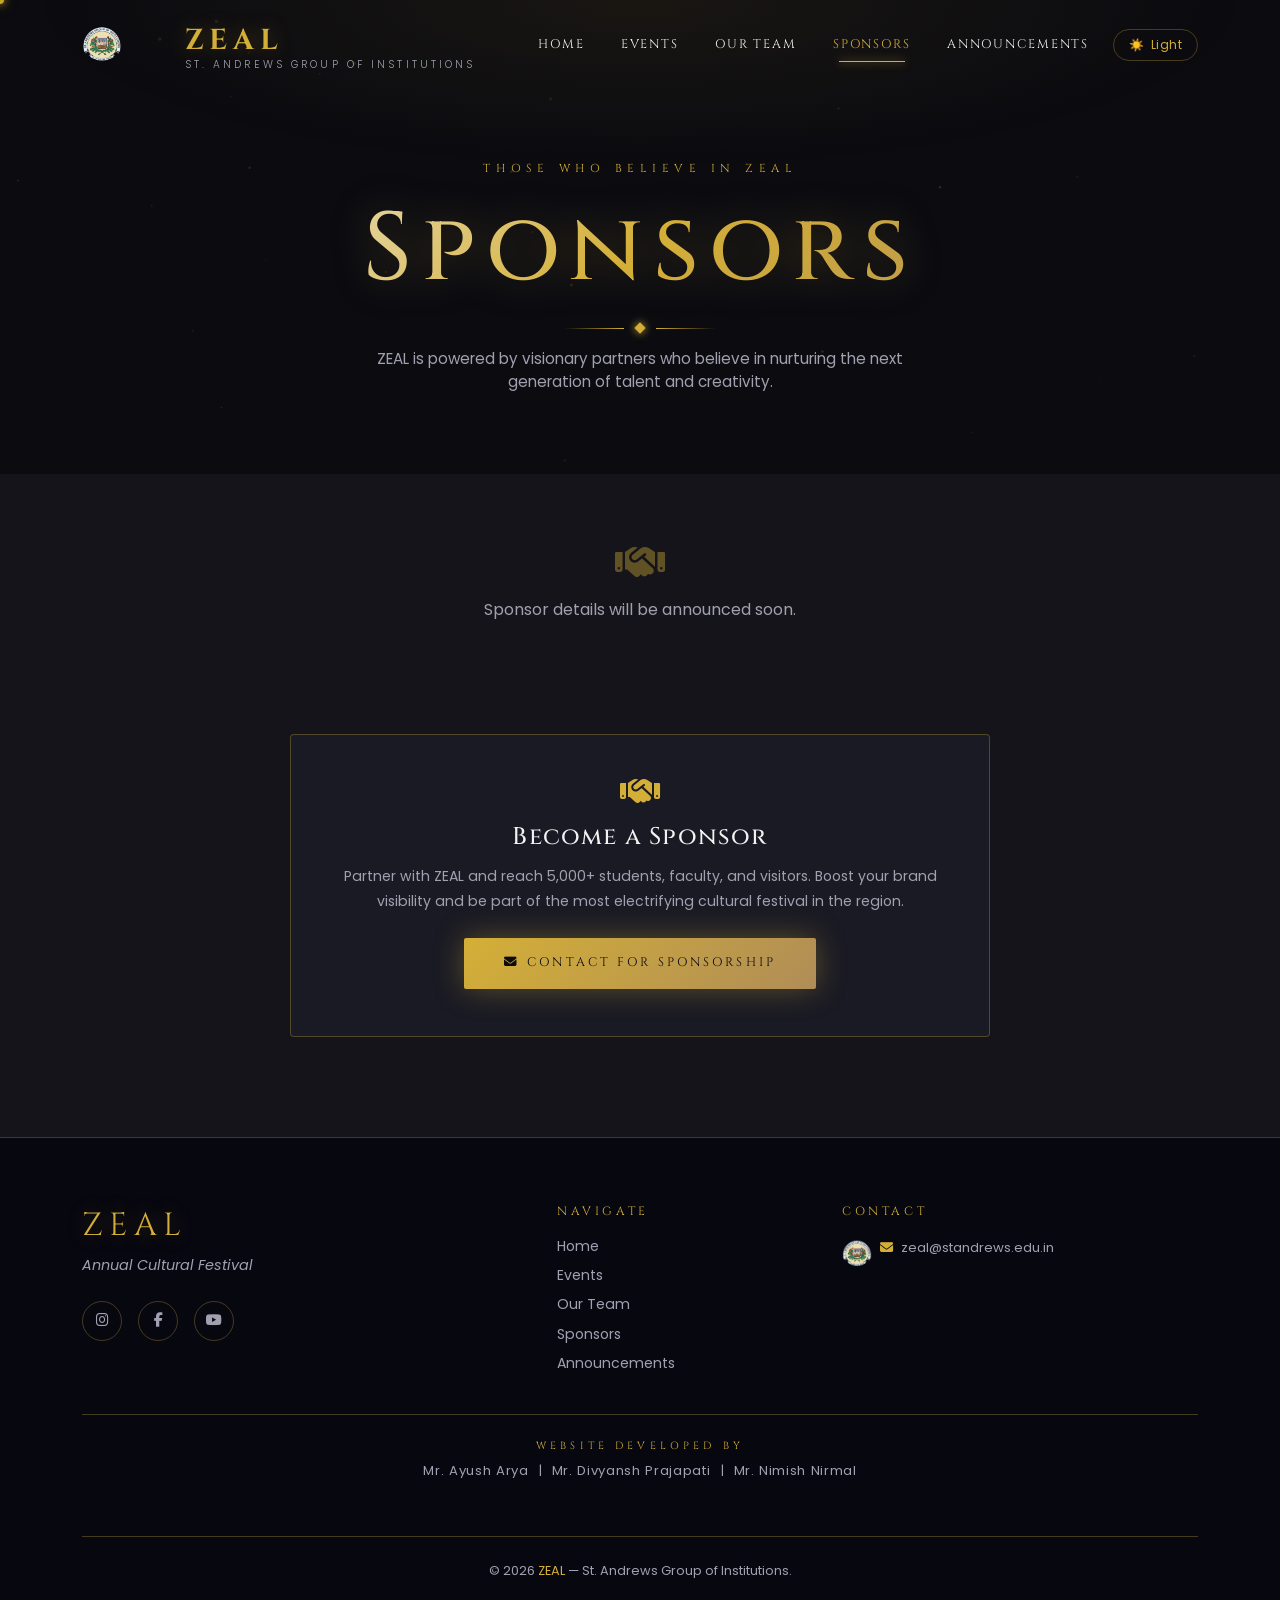
<file: sponsors.html>
<!DOCTYPE html>
<html lang="en">
<head>
  <meta charset="UTF-8" />
  <meta name="viewport" content="width=device-width, initial-scale=1.0" />
  <meta name="description" content="ZEAL Sponsors — Partners who power the annual cultural festival." />
  <meta name="theme-color" content="#D4AF37" />
  <title>Sponsors — ZEAL Cultural Festival</title>
  <link rel="manifest" href="pwa/manifest.json" />
  <link rel="preconnect" href="https://fonts.googleapis.com" />
  <link rel="preconnect" href="https://fonts.gstatic.com" crossorigin />
  <link href="https://fonts.googleapis.com/css2?family=Cinzel:wght@400;600;700;900&family=Playfair+Display:ital,wght@0,400;0,600;1,400&family=Poppins:wght@300;400;500;600&display=swap" rel="stylesheet" />
  <link rel="stylesheet" href="https://cdnjs.cloudflare.com/ajax/libs/font-awesome/6.5.0/css/all.min.css" />
  <link rel="stylesheet" href="https://cdn.jsdelivr.net/npm/bootstrap@5.3.2/dist/css/bootstrap.min.css" />
  <link rel="stylesheet" href="https://unpkg.com/aos@2.3.1/dist/aos.css" />
  <link rel="stylesheet" href="css/style.css" />
  <link rel="stylesheet" href="css/animations.css" />
  <link rel="stylesheet" href="css/cursor.css" />
  <link rel="stylesheet" href="css/responsive.css" />
  <link rel="stylesheet" href="css/light-theme.css" />

  <!-- Early theme init (prevents flash) -->
  <script>
    (function(){
      var t = localStorage.getItem('zeal-theme');
      if (t === 'light') document.documentElement.classList.add('light-theme-preload');
    })();
  </script>
  <style>
    .light-theme-preload { background-color: #F8F6F0 !important; }
  </style>
</head>
<body>
  <div class="cursor-dot" aria-hidden="true"></div>
  <div class="cursor-ring" aria-hidden="true"></div>
  <div class="cursor-myth-icon" aria-hidden="true"></div>
  <canvas id="particles-canvas" aria-hidden="true"></canvas>

  <!-- NAVBAR -->
  <nav class="navbar-zeal scrolled">
    <div class="container">
      <div class="d-flex justify-content-between align-items-center">
        <!-- Logo -->
        <div class="navbar-logo" style="display:flex;align-items:center;gap:0.75rem;margin-right:1rem;">
          <img src="assets/Group of Institutions Logo.png" alt="College Logo" style="width:40px;height:40px;object-fit:contain;" />
        </div>
        <a href="index.html" class="navbar-brand-zeal">ZEAL<span>St. Andrews Group of Institutions</span></a>
        <button class="navbar-toggler d-lg-none" type="button" id="navToggle" aria-label="Toggle navigation"><span class="navbar-toggler-icon"></span></button>
        <div class="d-none d-lg-flex align-items-center gap-1">
          <a href="index.html" class="nav-link-zeal">Home</a>
          <a href="events.html" class="nav-link-zeal">Events</a>
          <a href="team.html" class="nav-link-zeal">Our Team</a>
          <a href="sponsors.html" class="nav-link-zeal active">Sponsors</a>
          <a href="announcements.html" class="nav-link-zeal">Announcements</a>
          <button class="btn-install-app ms-1" id="nav-install-btn" aria-label="Install App">
            <i class="fas fa-download"></i> Install
          </button>
          <button class="theme-toggle-btn ms-1" id="themeToggle" aria-label="Toggle theme">
            <span class="theme-icon">🌙</span>
            <span class="theme-label">Dark</span>
          </button>
        </div>
      </div>
      <div class="collapse" id="mobileMenu">
        <div class="d-flex flex-column gap-2 py-2">
          <a href="index.html" class="nav-link-zeal">Home</a>
          <a href="events.html" class="nav-link-zeal">Events</a>
          <a href="team.html" class="nav-link-zeal">Our Team</a>
          <a href="sponsors.html" class="nav-link-zeal">Sponsors</a>
          <a href="announcements.html" class="nav-link-zeal">Announcements</a>
          <div class="d-flex gap-2 mt-1">
            <button class="btn-install-app flex-grow-1 justify-content-center" id="nav-install-btn-mobile" aria-label="Install App">
              <i class="fas fa-download"></i> Install App
            </button>
            <button class="theme-toggle-btn flex-grow-1 justify-content-center" id="themeToggleMobile" aria-label="Toggle theme">
              <span class="theme-icon">🌙</span>
              <span class="theme-label">Dark</span>
            </button>
          </div>
        </div>
      </div>
    </div>
  </nav>

  <main>
    <!-- PAGE HERO -->
    <section class="page-hero">
      <div class="container text-center">
        <span class="section-eyebrow">Those Who Believe in ZEAL</span>
        <h1 class="page-hero-title">Sponsors</h1>
        <div class="greek-ornament justify-content-center">
          <div class="greek-ornament-line"></div>
          <div class="greek-ornament-diamond"></div>
          <div class="greek-ornament-line"></div>
        </div>
        <p style="color:var(--text-secondary);font-size:0.95rem;max-width:600px;margin:1rem auto 0;">ZEAL is powered by visionary partners who believe in nurturing the next generation of talent and creativity.</p>
      </div>
    </section>

    <!-- SPONSORS SECTION -->
    <section class="section-zeal sponsors-section" style="padding-top:20px;">
      <div class="container">

        <!-- Sponsors — populated from backend by zeal-data.js -->
        <div id="sponsors-dynamic" data-aos="fade-up">
          <!-- Loading state shown until zeal-data.js populates this -->
          <div class="text-center py-5" id="sponsors-loading-placeholder">
            <i class="fas fa-spinner fa-spin" style="font-size:2rem;color:var(--gold);margin-bottom:1rem;display:block;"></i>
            <p style="color:var(--text-secondary);">Loading sponsors...</p>
          </div>

        </div>


        <!-- Become a Sponsor CTA -->
        <div class="about-card text-center" style="max-width:700px;margin:3rem auto 0;" data-aos="zoom-in">
          <i class="fas fa-handshake" style="font-size:2rem;color:var(--gold);margin-bottom:1rem;"></i>
          <h3 style="font-family:var(--font-heading);font-size:1.5rem;color:var(--text-primary);margin-bottom:0.75rem;">Become a Sponsor</h3>
          <p style="font-size:0.88rem;color:var(--text-secondary);line-height:1.8;margin-bottom:1.5rem;">Partner with ZEAL and reach 5,000+ students, faculty, and visitors. Boost your brand visibility and be part of the most electrifying cultural festival in the region.</p>
          <a href="mailto:saitmevents@gmail.com" class="btn-hero-primary" style="font-size:0.78rem;" data-myth="zeus">
            <i class="fas fa-envelope me-2"></i>Contact for Sponsorship
          </a>
        </div>

      </div>
    </section>
  </main>

  <!-- FOOTER -->
  <footer class="footer-zeal">
    <div class="container">
      <div class="row g-4">
        <div class="col-lg-4">
          <div class="footer-brand">ZEAL</div>
          <p class="footer-tagline">Annual Cultural Festival</p>
          <div class="footer-social">
            <a href="#" class="social-icon" aria-label="Instagram"><i class="fab fa-instagram"></i></a>
            <a href="#" class="social-icon" aria-label="Facebook"><i class="fab fa-facebook-f"></i></a>
            <a href="#" class="social-icon" aria-label="YouTube"><i class="fab fa-youtube"></i></a>
          </div>
        </div>
        <div class="col-6 col-lg-3 offset-lg-1">
          <div class="footer-heading">Navigate</div>
          <a href="index.html" class="footer-link">Home</a>
          <a href="events.html" class="footer-link">Events</a>
          <a href="team.html" class="footer-link">Our Team</a>
          <a href="sponsors.html" class="footer-link">Sponsors</a>
          <a href="announcements.html" class="footer-link">Announcements</a>
        </div>
        <div class="col-6 col-lg-3">
          <div class="footer-heading">Contact</div>
          <div style="display:flex;gap:0.5rem;align-items:flex-start;">
            <img src="assets/Group of Institutions Logo.png" alt="College Logo" style="width:30px;height:30px;flex-shrink:0;margin-top:0.2rem;object-fit:contain;" />
            <p id="footer-contact-dynamic" style="font-size:0.82rem;color:var(--text-secondary);line-height:1.8;margin:0;">
              <i class="fas fa-envelope" style="color:var(--gold);margin-right:0.5rem;"></i>zeal@standrews.edu.in
            </p>
          </div>
        </div>
      </div>
      <div class="footer-dev-credit">
        <p class="footer-dev-label">Website Developed By</p>
        <p class="footer-dev-names" id="footer-devs-dynamic">Mr. Ayush Arya &nbsp;|&nbsp; Mr. Divyansh Prajapati &nbsp;|&nbsp; Mr. Nimish Nirmal</p>
      </div>
      <div class="footer-bottom">
        <p>© 2026 <span>ZEAL</span> — St. Andrews Group of Institutions.</p>
      </div>
    </div>
  </footer>

  <script src="https://cdn.jsdelivr.net/npm/bootstrap@5.3.2/dist/js/bootstrap.bundle.min.js" defer></script>
  <script src="https://cdnjs.cloudflare.com/ajax/libs/gsap/3.12.2/gsap.min.js"></script>
  <script src="https://unpkg.com/aos@2.3.1/dist/aos.js" defer></script>
  <script src="js/cursor.js" defer></script>
  <script src="js/particles.js" defer></script>
  <script src="js/animations.js" defer></script>
  <script src="js/main.js" defer></script>
  <script src="js/theme.js" defer></script>
  <script src="js/pwa.js" defer></script>
  <script src="js/zeal-data.js" defer></script>
  <script>
    window.dispatchEvent(new Event("loaderComplete"));
    const navToggle = document.getElementById("navToggle");
    const mobileMenu = document.getElementById("mobileMenu");
    if (navToggle && mobileMenu) {
      navToggle.addEventListener("click", () => mobileMenu.classList.toggle("collapse"));
    }
  </script>
</body>
</html>
</file>
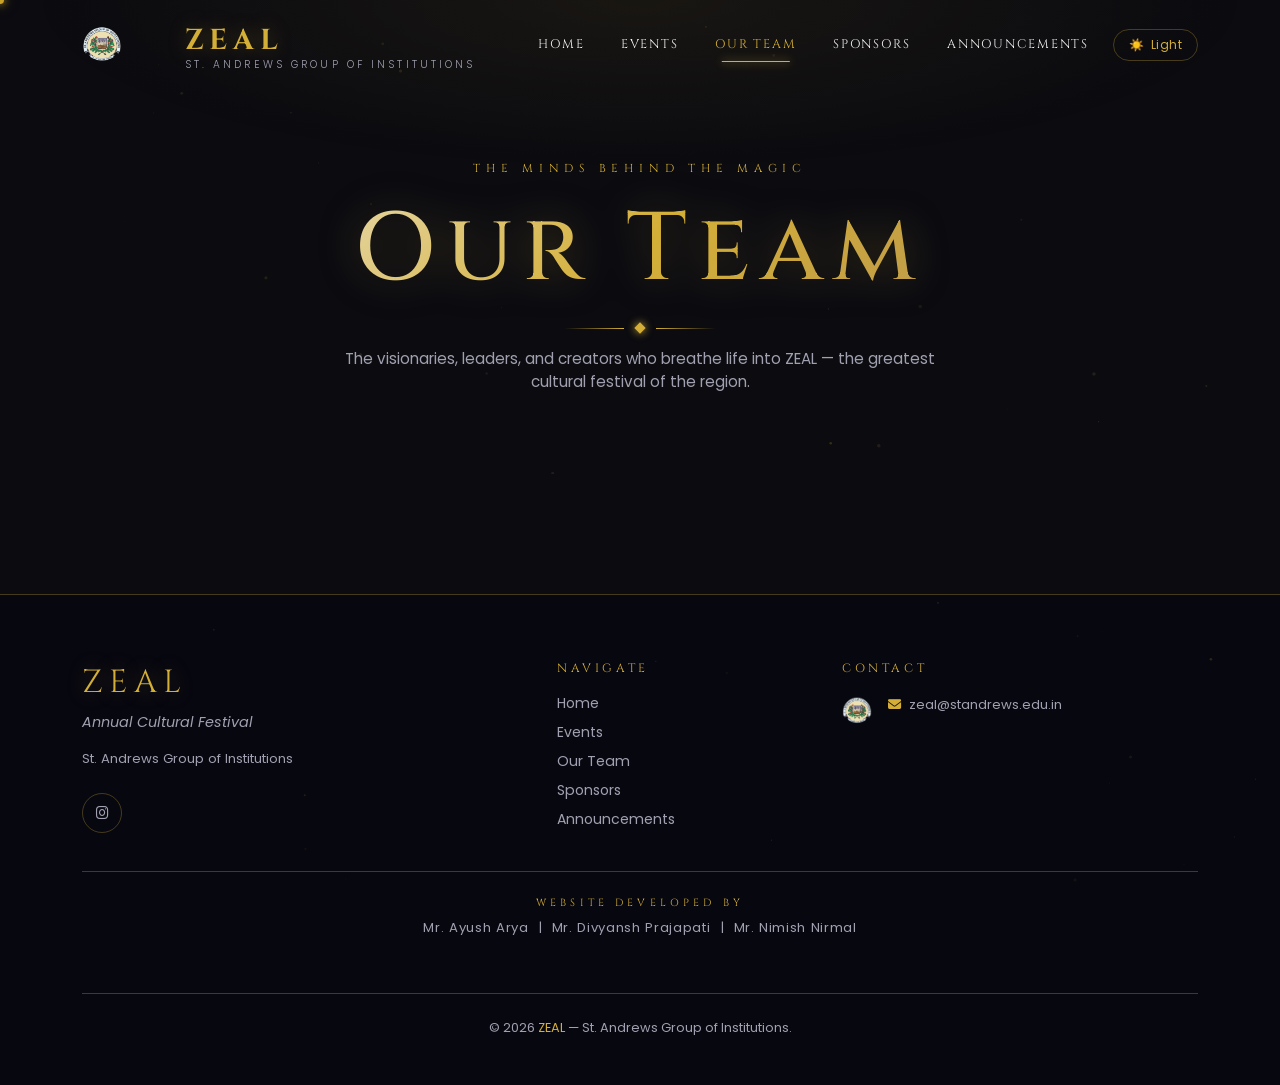
<file: team.html>
<!DOCTYPE html>
<html lang="en">
<head>
  <meta charset="UTF-8" />
  <meta name="viewport" content="width=device-width, initial-scale=1.0" />
  <meta name="description" content="ZEAL Team — The people who make the magic happen at St. Andrews Annual Cultural Festival." />
  <meta name="theme-color" content="#D4AF37" />
  <title>Our Team — ZEAL Cultural Festival</title>
  <link rel="manifest" href="pwa/manifest.json" />
  <link rel="preconnect" href="https://fonts.googleapis.com" />
  <link rel="preconnect" href="https://fonts.gstatic.com" crossorigin />
  <link href="https://fonts.googleapis.com/css2?family=Cinzel:wght@400;600;700;900&family=Playfair+Display:ital,wght@0,400;0,600;1,400&family=Poppins:wght@300;400;500;600&display=swap" rel="stylesheet" />
  <link rel="stylesheet" href="https://cdnjs.cloudflare.com/ajax/libs/font-awesome/6.5.0/css/all.min.css" />
  <link rel="stylesheet" href="https://cdn.jsdelivr.net/npm/bootstrap@5.3.2/dist/css/bootstrap.min.css" />
  <link rel="stylesheet" href="https://unpkg.com/aos@2.3.1/dist/aos.css" />
  <link rel="stylesheet" href="css/style.css" />
  <link rel="stylesheet" href="css/animations.css" />
  <link rel="stylesheet" href="css/cursor.css" />
  <link rel="stylesheet" href="css/responsive.css" />
  <link rel="stylesheet" href="css/light-theme.css" />

  <!-- Early theme init (prevents flash) -->
  <script>
    (function(){
      var t = localStorage.getItem('zeal-theme');
      if (t === 'light') document.documentElement.classList.add('light-theme-preload');
    })();
  </script>
  <style>
    .light-theme-preload { background-color: #F8F6F0 !important; }
  </style>
</head>
<body>
  <div class="cursor-dot" aria-hidden="true"></div>
  <div class="cursor-ring" aria-hidden="true"></div>
  <div class="cursor-myth-icon" aria-hidden="true"></div>
  <canvas id="particles-canvas" aria-hidden="true"></canvas>

  <!-- NAVBAR -->
  <nav class="navbar-zeal scrolled">
    <div class="container">
      <div class="d-flex justify-content-between align-items-center">
        <!-- Logo -->
        <div class="navbar-logo" style="display:flex;align-items:center;gap:0.75rem;margin-right:1rem;">
          <img src="assets/Group of Institutions Logo.png" alt="College Logo" style="width:40px;height:40px;object-fit:contain;" />
        </div>
        <a href="index.html" class="navbar-brand-zeal">ZEAL<span>St. Andrews Group of Institutions</span></a>
        <button class="navbar-toggler d-lg-none" type="button" id="navToggle" aria-label="Toggle navigation"><span class="navbar-toggler-icon"></span></button>
        <div class="d-none d-lg-flex align-items-center gap-1">
          <a href="index.html" class="nav-link-zeal">Home</a>
          <a href="events.html" class="nav-link-zeal">Events</a>
          <a href="team.html" class="nav-link-zeal active">Our Team</a>
          <a href="sponsors.html" class="nav-link-zeal">Sponsors</a>
          <a href="announcements.html" class="nav-link-zeal">Announcements</a>
          <button class="btn-install-app ms-1" id="nav-install-btn" aria-label="Install App">
            <i class="fas fa-download"></i> Install
          </button>
          <button class="theme-toggle-btn ms-1" id="themeToggle" aria-label="Toggle theme">
            <span class="theme-icon">🌙</span>
            <span class="theme-label">Dark</span>
          </button>
        </div>
      </div>
      <div class="collapse" id="mobileMenu">
        <div class="d-flex flex-column gap-2 py-2">
          <a href="index.html" class="nav-link-zeal">Home</a>
          <a href="events.html" class="nav-link-zeal">Events</a>
          <a href="team.html" class="nav-link-zeal">Our Team</a>
          <a href="sponsors.html" class="nav-link-zeal">Sponsors</a>
          <a href="announcements.html" class="nav-link-zeal">Announcements</a>
          <div class="d-flex gap-2 mt-1">
            <button class="btn-install-app flex-grow-1 justify-content-center" id="nav-install-btn-mobile" aria-label="Install App">
              <i class="fas fa-download"></i> Install App
            </button>
            <button class="theme-toggle-btn flex-grow-1 justify-content-center" id="themeToggleMobile" aria-label="Toggle theme">
              <span class="theme-icon">🌙</span>
              <span class="theme-label">Dark</span>
            </button>
          </div>
        </div>
      </div>
    </div>
  </nav>

  <main>
    <!-- PAGE HERO -->
    <section class="page-hero">
      <div class="container text-center">
        <span class="section-eyebrow">The Minds Behind the Magic</span>
        <h1 class="page-hero-title">Our Team</h1>
        <div class="greek-ornament justify-content-center">
          <div class="greek-ornament-line"></div>
          <div class="greek-ornament-diamond"></div>
          <div class="greek-ornament-line"></div>
        </div>
        <p style="color:var(--text-secondary);font-size:0.95rem;max-width:600px;margin:1rem auto 0;">The visionaries, leaders, and creators who breathe life into ZEAL — the greatest cultural festival of the region.</p>
      </div>
    </section>

    <!-- TEAM SECTION -->
    <section class="section-zeal team-section" style="padding-top:20px;">
      <div class="container">

        <!-- Dynamic team sections from admin panel — populated by zeal-data.js -->
        <div id="team-dynamic-sections"></div>

      </div>
    </section>
  </main>

  <!-- FOOTER -->
  <footer class="footer-zeal">
    <div class="container">
      <div class="row g-4">
        <div class="col-lg-4">
          <div class="footer-brand">ZEAL</div>
          <p class="footer-tagline">Annual Cultural Festival</p>
          <p style="font-size:0.82rem;color:var(--text-secondary);margin-top:0.5rem;">St. Andrews Group of Institutions</p>
          <div class="footer-social">
            <a href="https://www.instagram.com/zeal.saitm" target="_blank" rel="noopener" class="social-icon" aria-label="Instagram"><i class="fab fa-instagram"></i></a>
          </div>
        </div>
        <div class="col-6 col-lg-3 offset-lg-1">
          <div class="footer-heading">Navigate</div>
          <a href="index.html" class="footer-link">Home</a>
          <a href="events.html" class="footer-link">Events</a>
          <a href="team.html" class="footer-link">Our Team</a>
          <a href="sponsors.html" class="footer-link">Sponsors</a>
          <a href="announcements.html" class="footer-link">Announcements</a>
        </div>
        <div class="col-6 col-lg-3">
          <div class="footer-heading">Contact</div>
          <div style="display:flex;gap:1rem;align-items:flex-start;">
            <img src="assets/Group of Institutions Logo.png" alt="College Logo" style="width:30px;height:30px;flex-shrink:0;margin-top:0.2rem;object-fit:contain;" />
            <p id="footer-contact-dynamic" style="font-size:0.82rem;color:var(--text-secondary);line-height:1.8;margin:0;">
              <i class="fas fa-envelope" style="color:var(--gold);margin-right:0.5rem;"></i>zeal@standrews.edu.in
            </p>
          </div>
        </div>
      </div>
      <div class="footer-dev-credit">
        <p class="footer-dev-label">Website Developed By</p>
        <p class="footer-dev-names" id="footer-devs-dynamic">Mr. Ayush Arya &nbsp;|&nbsp; Mr. Divyansh Prajapati &nbsp;|&nbsp; Mr. Nimish Nirmal</p>
      </div>
      <div class="footer-bottom">
        <p>© 2026 <span>ZEAL</span> — St. Andrews Group of Institutions.</p>
      </div>
    </div>
  </footer>

  <script src="https://cdn.jsdelivr.net/npm/bootstrap@5.3.2/dist/js/bootstrap.bundle.min.js" defer></script>
  <script src="https://cdnjs.cloudflare.com/ajax/libs/gsap/3.12.2/gsap.min.js"></script>
  <script src="https://unpkg.com/aos@2.3.1/dist/aos.js" defer></script>
  <script src="js/cursor.js" defer></script>
  <script src="js/particles.js" defer></script>
  <script src="js/animations.js" defer></script>
  <script src="js/main.js" defer></script>
  <script src="js/theme.js" defer></script>
  <script src="js/pwa.js" defer></script>
  <script src="js/zeal-data.js" defer></script>
  <script>
    const navToggle = document.getElementById('navToggle');
    const mobileMenu = document.getElementById('mobileMenu');
    if (navToggle && mobileMenu) {
      navToggle.addEventListener('click', () => mobileMenu.classList.toggle('collapse'));
    }
  </script>
</body>
</html>
</file>
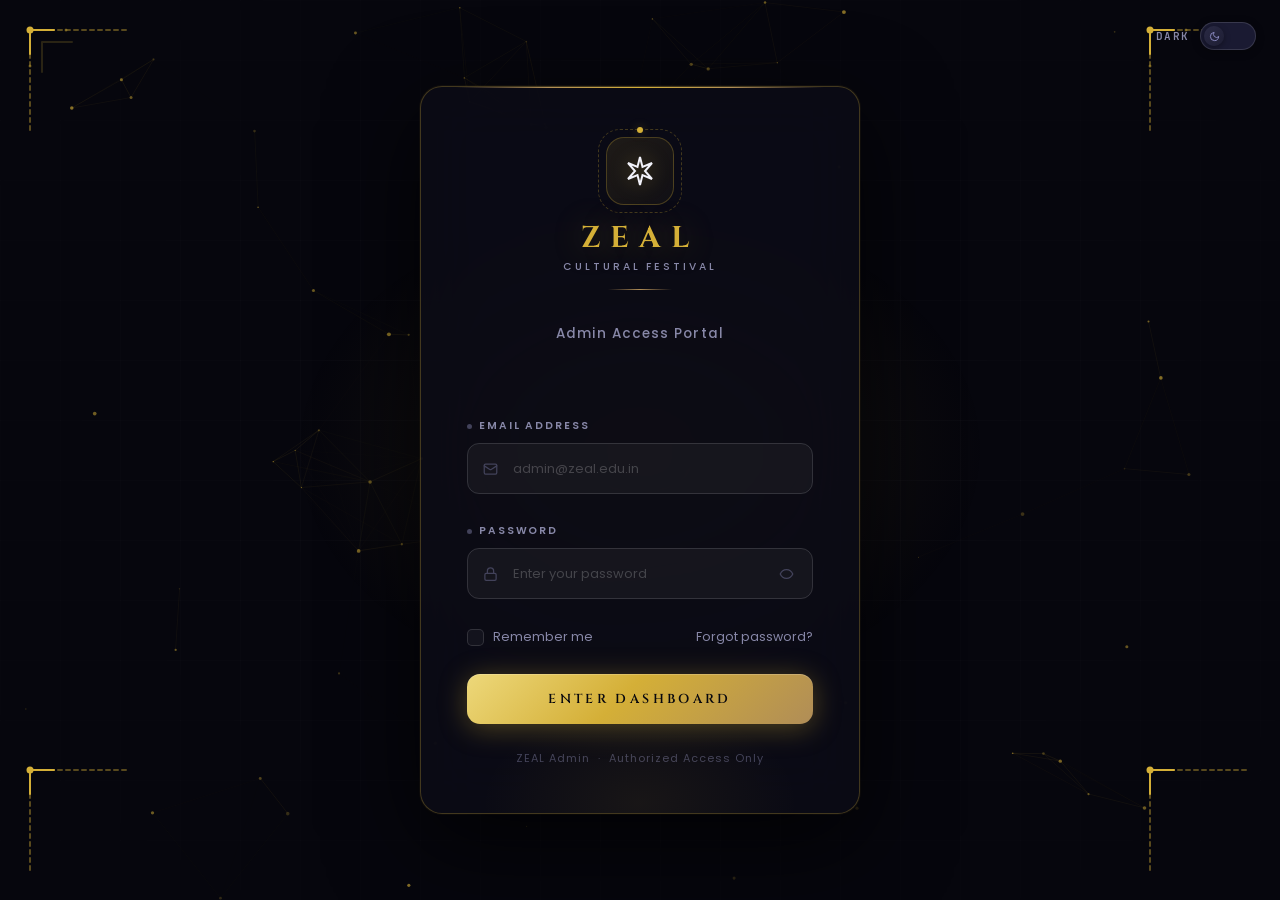
<file: admin/admin-announcements.html>
<!DOCTYPE html>
<html lang="en">
<head>
  <script>
    (function(){
      var t = localStorage.getItem('zeal-admin-theme') || 'dark-theme';
      document.documentElement.className = t;
    })();
  </script>
  <meta charset="UTF-8" />
  <meta name="viewport" content="width=device-width, initial-scale=1.0" />
  <title>Announcements — ZEAL Admin</title>
  <link rel="stylesheet" href="https://cdnjs.cloudflare.com/ajax/libs/bootstrap/5.3.2/css/bootstrap.min.css" />
  <link rel="stylesheet" href="https://cdnjs.cloudflare.com/ajax/libs/font-awesome/6.5.1/css/all.min.css" />
  <link rel="stylesheet" href="css/admin.css" />
</head>
<body class="dark-theme">
<div class="admin-shell">

  <aside class="admin-sidebar">
    <div class="sidebar-brand">
      <a href="admin-dashboard.html" class="brand-title">ZEAL</a>
      <div class="brand-sub">Admin Panel</div>
    </div>
    <nav class="sidebar-nav">
      <div class="nav-section-label">Main</div>
      <a href="admin-dashboard.html" class="sidebar-link"><span class="nav-icon"><i class="fa-solid fa-gauge-high"></i></span>Dashboard</a>
      <a href="admin-home.html"      class="sidebar-link"><span class="nav-icon"><i class="fa-solid fa-house"></i></span>Home</a>
      <div class="nav-section-label">Content</div>
      <a href="admin-events.html"        class="sidebar-link"><span class="nav-icon"><i class="fa-solid fa-calendar-star"></i></span>Events</a>
      <a href="admin-team.html"          class="sidebar-link"><span class="nav-icon"><i class="fa-solid fa-users"></i></span>Our Team</a>
      <a href="admin-sponsors.html"      class="sidebar-link"><span class="nav-icon"><i class="fa-solid fa-handshake"></i></span>Sponsors</a>
      <a href="admin-announcements.html" class="sidebar-link active"><span class="nav-icon"><i class="fa-solid fa-bullhorn"></i></span>Announcements</a>
      <a href="admin-footer.html"        class="sidebar-link"><span class="nav-icon"><i class="fa-solid fa-shoe-prints"></i></span>Footer</a>
    </nav>
    <div class="sidebar-footer"><small>ZEAL Admin v1.0</small></div>
  </aside>

  <div class="admin-main">
    <header class="admin-topbar">
      <button class="topbar-toggle"><i class="fa-solid fa-bars"></i></button>
      <span class="topbar-title">Announcements</span>
      <div class="topbar-spacer"></div>
      <div class="topbar-actions">
        <button class="btn-gold" onclick="openAddModal()">
          <i class="fa-solid fa-plus"></i> New Announcement
        </button>
        <button class="theme-toggle-btn" aria-label="Toggle theme" title="Toggle theme">
          <span class="t-icon-sun">&#9728;</span><span class="t-icon-moon">&#9790;</span>
        </button>
        <button class="topbar-btn" onclick="Auth.logout()" title="Logout"><i class="fa-solid fa-right-from-bracket"></i></button>
        <div class="topbar-avatar">A</div>
      </div>
    </header>

    <main class="admin-content">
      <div class="page-header">
        <h1>Announcements</h1>
        <p>Post, edit and manage all festival announcements.</p>
        <div class="gold-line"></div>
      </div>

      <!-- Filter Bar -->
      <div class="admin-card" style="padding:14px 20px;margin-bottom:18px">
        <div class="row g-2 align-items-center">
          <div class="col-12 col-md-5">
            <div class="input-group">
              <span class="input-group-text"><i class="fa-solid fa-magnifying-glass"></i></span>
              <input class="form-control" id="ann-search" placeholder="Search announcements…" oninput="filterAnnouncements()" />
            </div>
          </div>
          <div class="col-6 col-md-3">
            <select class="form-select" id="ann-category-filter" onchange="filterAnnouncements()">
              <option value="">All Categories</option>
              <option>Important</option>
              <option>Workshop</option>
              <option>Results</option>
              <option>Schedule</option>
              <option>General</option>
            </select>
          </div>
          <div class="col-6 col-md-2">
            <input type="date" class="form-control" id="ann-date-filter" onchange="filterAnnouncements()" />
          </div>
          <div class="col text-end">
            <span id="ann-count-badge" class="badge-gold">0 Posts</span>
          </div>
        </div>
      </div>

      <!-- Announcements Table -->
      <div class="admin-card">
        <div class="admin-table-wrap">
          <table class="admin-table">
            <thead>
              <tr>
                <th>#</th>
                <th>Title</th>
                <th>Category</th>
                <th>Date</th>
                <th>Visible</th>
                <th>Preview</th>
                <th style="width:130px">Actions</th>
              </tr>
            </thead>
            <tbody id="ann-table-body">
              <tr><td colspan="7" class="text-center py-4" style="color:var(--text-muted)">Loading…</td></tr>
            </tbody>
          </table>
        </div>
      </div>
    </main>
  </div>
</div>

<!-- ── Add / Edit Modal ─────────────────────────────────── -->
<div class="modal fade" id="annModal" tabindex="-1">
  <div class="modal-dialog modal-dialog-centered modal-lg">
    <div class="modal-content">
      <div class="modal-header">
        <h5 class="modal-title" id="annModalTitle">New Announcement</h5>
        <button type="button" class="btn-close" data-bs-dismiss="modal"></button>
      </div>
      <div class="modal-body">
        <input type="hidden" id="ann-edit-id" value="" />
        <div class="row g-3">
          <div class="col-12 col-md-7">
            <label class="form-label">Title *</label>
            <input class="form-control" id="ann-title" placeholder="Announcement title…" />
          </div>
          <div class="col-12 col-md-5">
            <label class="form-label">Category *</label>
            <select class="form-select" id="ann-category">
              <option value="">Select category…</option>
              <option>Important</option>
              <option>Workshop</option>
              <option>Results</option>
              <option>Schedule</option>
              <option>General</option>
            </select>
          </div>
          <div class="col-12 col-md-4">
            <label class="form-label">Date *</label>
            <input type="date" class="form-control" id="ann-date" />
          </div>
          <div class="col-12">
            <label class="form-label">Description</label>
            <textarea class="form-control" id="ann-description" rows="5" placeholder="Full announcement text…"></textarea>
          </div>
        </div>
      </div>
      <div class="modal-footer">
        <button class="btn-outline" data-bs-dismiss="modal">Cancel</button>
        <button class="btn-gold" id="save-ann-btn" onclick="saveAnnouncement()"><i class="fa-solid fa-floppy-disk"></i> Publish</button>
      </div>
    </div>
  </div>
</div>

<!-- ── View Announcement Modal ───────────────────────── -->
<div class="modal fade" id="annViewModal" tabindex="-1">
  <div class="modal-dialog modal-dialog-centered modal-lg">
    <div class="modal-content">
      <div class="modal-header">
        <h5 class="modal-title" id="ann-view-title"></h5>
        <button type="button" class="btn-close" data-bs-dismiss="modal"></button>
      </div>
      <div class="modal-body">
        <div style="margin-bottom:12px;display:flex;gap:10px;align-items:center">
          <span id="ann-view-category" class="badge-gold"></span>
          <span id="ann-view-date" style="font-size:12px;color:var(--text-muted)"></span>
        </div>
        <div id="ann-view-description" style="font-size:14px;color:var(--text-secondary);line-height:1.7;white-space:pre-wrap"></div>
      </div>
      <div class="modal-footer">
        <button class="btn-outline" data-bs-dismiss="modal">Close</button>
      </div>
    </div>
  </div>
</div>

<script src="https://cdnjs.cloudflare.com/ajax/libs/bootstrap/5.3.2/js/bootstrap.bundle.min.js"></script>
<script src="js/admin.js"></script>
<script src="js/api.js"></script>
<script>
Auth.guardPage();

let announcements = [];
let filtered = [];

const catBadge = {
  'Important': 'badge-red',
  'Workshop':  'badge-blue',
  'Results':   'badge-green',
  default:     'badge-gold'
};

// ── Load ──────────────────────────────────────────────────
async function loadAnnouncements() {
  try {
    announcements = await AnnouncementsAPI.getAll();
    filtered = [...announcements];
    renderAnnouncements();
  } catch (err) {
    console.error(err);
    Toast.show('Failed to load announcements: ' + err.message, 'error');
    document.getElementById('ann-table-body').innerHTML =
      `<tr><td colspan="7" style="color:var(--text-muted);text-align:center;padding:20px">Could not load announcements.</td></tr>`;
  }
}

// ── Render ────────────────────────────────────────────────
function renderAnnouncements() {
  const tbody = document.getElementById('ann-table-body');
  document.getElementById('ann-count-badge').textContent = `${filtered.length} Post${filtered.length !== 1 ? 's' : ''}`;

  if (!filtered.length) {
    tbody.innerHTML = `<tr><td colspan="7"><div class="empty-state"><i class="fa-solid fa-bullhorn"></i><p>No announcements found.</p></div></td></tr>`;
    return;
  }

  tbody.innerHTML = filtered.map((a, vi) => {
    const cls     = catBadge[a.category] || catBadge.default;
    const preview = (a.description || '').substring(0, 60) + ((a.description || '').length > 60 ? '…' : '');
    const visIcon = a.isVisible
      ? `<span style="color:#4ade80;font-size:12px"><i class="fa-solid fa-eye"></i> On</span>`
      : `<span style="color:var(--text-muted);font-size:12px"><i class="fa-solid fa-eye-slash"></i> Off</span>`;
    return `
    <tr>
      <td style="color:var(--text-muted);font-family:var(--font-mono)">${String(vi + 1).padStart(2, '0')}</td>
      <td><strong>${a.title}</strong></td>
      <td><span class="${cls}">${a.category}</span></td>
      <td style="white-space:nowrap;color:var(--text-secondary)">${formatDate(a.date)}</td>
      <td>
        <button class="btn-add-sm" style="padding:3px 8px;font-size:11px" onclick="toggleVisibility('${a._id}')" title="Toggle visibility">
          ${visIcon}
        </button>
      </td>
      <td style="color:var(--text-muted);font-size:12px;max-width:180px;overflow:hidden;white-space:nowrap;text-overflow:ellipsis">${preview || '—'}</td>
      <td>
        <div style="display:flex;gap:6px">
          <button class="btn-add-sm"    onclick="viewAnn('${a._id}')"    title="View"><i class="fa-solid fa-eye"></i></button>
          <button class="btn-edit-sm"   onclick="openEditModal('${a._id}')" title="Edit"><i class="fa-solid fa-pen"></i></button>
          <button class="btn-danger-sm" onclick="deleteAnn('${a._id}', '${a.title.replace(/'/g,"\\'")}')"><i class="fa-solid fa-trash"></i></button>
        </div>
      </td>
    </tr>`;
  }).join('');
}

// ── Filter ────────────────────────────────────────────────
function filterAnnouncements() {
  const q    = document.getElementById('ann-search').value.toLowerCase();
  const cat  = document.getElementById('ann-category-filter').value;
  const date = document.getElementById('ann-date-filter').value;
  filtered = announcements.filter(a => {
    const mq = !q   || a.title.toLowerCase().includes(q) || (a.description || '').toLowerCase().includes(q);
    const mc = !cat  || a.category === cat;
    const md = !date || a.date === date;
    return mq && mc && md;
  });
  renderAnnouncements();
}

// ── Open Add ──────────────────────────────────────────────
function openAddModal() {
  document.getElementById('annModalTitle').textContent = 'New Announcement';
  document.getElementById('ann-edit-id').value      = '';
  document.getElementById('ann-title').value         = '';
  document.getElementById('ann-category').value      = '';
  document.getElementById('ann-date').value          = new Date().toISOString().slice(0, 10);
  document.getElementById('ann-description').value   = '';
  openModal('annModal');
}

// ── Open Edit ─────────────────────────────────────────────
function openEditModal(id) {
  const a = announcements.find(x => x._id === id);
  if (!a) return;
  document.getElementById('annModalTitle').textContent = 'Edit Announcement';
  document.getElementById('ann-edit-id').value      = a._id;
  document.getElementById('ann-title').value         = a.title;
  document.getElementById('ann-category').value      = a.category;
  document.getElementById('ann-date').value          = a.date;
  document.getElementById('ann-description').value   = a.description || '';
  openModal('annModal');
}

// ── View ──────────────────────────────────────────────────
function viewAnn(id) {
  const a = announcements.find(x => x._id === id);
  if (!a) return;
  document.getElementById('ann-view-title').textContent       = a.title;
  document.getElementById('ann-view-category').textContent    = a.category;
  document.getElementById('ann-view-date').textContent        = formatDate(a.date);
  document.getElementById('ann-view-description').textContent = a.description || 'No description provided.';
  openModal('annViewModal');
}

// ── Save ──────────────────────────────────────────────────
async function saveAnnouncement() {
  const title    = document.getElementById('ann-title').value.trim();
  const category = document.getElementById('ann-category').value;
  const date     = document.getElementById('ann-date').value;
  const desc     = document.getElementById('ann-description').value.trim();
  const editId   = document.getElementById('ann-edit-id').value;

  if (!title)    { Toast.show('Title is required.', 'error');    return; }
  if (!category) { Toast.show('Category is required.', 'error'); return; }
  if (!date)     { Toast.show('Date is required.', 'error');     return; }

  const payload = { title, category, date, description: desc };
  const btn = document.getElementById('save-ann-btn');
  btn.disabled = true;
  btn.innerHTML = '<i class="fa-solid fa-spinner fa-spin"></i> Saving…';

  try {
    if (editId) {
      await AnnouncementsAPI.update(editId, payload);
      Toast.show('Announcement updated!', 'success');
    } else {
      await AnnouncementsAPI.create(payload);
      Toast.show('Announcement published!', 'success');
    }
    closeModal('annModal');
    await loadAnnouncements();
  } catch (err) {
    Toast.show('Save failed: ' + err.message, 'error');
  } finally {
    btn.disabled = false;
    btn.innerHTML = '<i class="fa-solid fa-floppy-disk"></i> Publish';
  }
}

// ── Toggle Visibility ─────────────────────────────────────
async function toggleVisibility(id) {
  try {
    await AnnouncementsAPI.toggleVisibility(id);
    await loadAnnouncements();
  } catch (err) {
    Toast.show('Failed to toggle visibility: ' + err.message, 'error');
  }
}

// ── Delete ────────────────────────────────────────────────
async function deleteAnn(id, title) {
  confirmDelete(`Delete "${title}"?`, async () => {
    try {
      await AnnouncementsAPI.delete(id);
      Toast.show('Announcement deleted.', 'success');
      await loadAnnouncements();
    } catch (err) {
      Toast.show('Delete failed: ' + err.message, 'error');
    }
  });
}

// ── Init ──────────────────────────────────────────────────
document.addEventListener('DOMContentLoaded', loadAnnouncements);
</script>
</body>
</html>
</file>
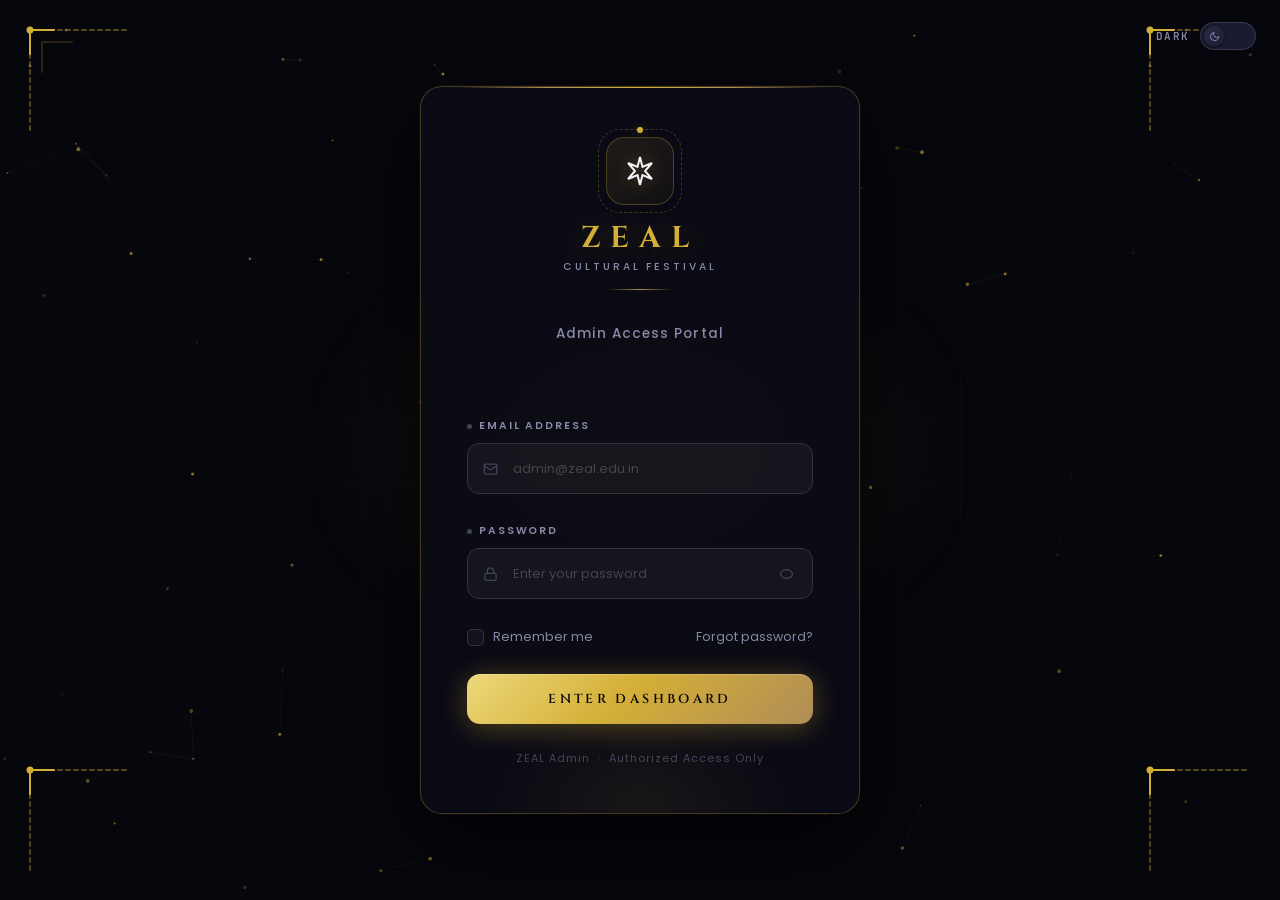
<file: admin/admin-dashboard.html>
<!DOCTYPE html>
<html lang="en">
<head>
  <script>
    (function(){
      var t = localStorage.getItem('zeal-admin-theme') || 'dark-theme';
      document.documentElement.className = t;
    })();
  </script>
  <meta charset="UTF-8" />
  <meta name="viewport" content="width=device-width, initial-scale=1.0" />
  <title>Dashboard — ZEAL Admin</title>
  <link rel="stylesheet" href="https://cdnjs.cloudflare.com/ajax/libs/bootstrap/5.3.2/css/bootstrap.min.css" />
  <link rel="stylesheet" href="https://cdnjs.cloudflare.com/ajax/libs/font-awesome/6.5.1/css/all.min.css" />
  <link rel="stylesheet" href="css/admin.css" />
</head>
<body class="dark-theme">
<div class="admin-shell">

  <aside class="admin-sidebar">
    <div class="sidebar-brand">
      <a href="admin-dashboard.html" class="brand-title">ZEAL</a>
      <div class="brand-sub">Admin Panel</div>
    </div>
    <nav class="sidebar-nav">
      <div class="nav-section-label">Main</div>
      <a href="admin-dashboard.html" class="sidebar-link active"><span class="nav-icon"><i class="fa-solid fa-gauge-high"></i></span> Dashboard</a>
      <a href="admin-home.html" class="sidebar-link"><span class="nav-icon"><i class="fa-solid fa-house"></i></span> Home</a>
      <div class="nav-section-label">Content</div>
      <a href="admin-events.html" class="sidebar-link"><span class="nav-icon"><i class="fa-solid fa-calendar-star"></i></span> Events</a>
      <a href="admin-team.html" class="sidebar-link"><span class="nav-icon"><i class="fa-solid fa-users"></i></span> Our Team</a>
      <a href="admin-sponsors.html" class="sidebar-link"><span class="nav-icon"><i class="fa-solid fa-handshake"></i></span> Sponsors</a>
      <a href="admin-announcements.html" class="sidebar-link"><span class="nav-icon"><i class="fa-solid fa-bullhorn"></i></span> Announcements</a>
      <a href="admin-footer.html" class="sidebar-link"><span class="nav-icon"><i class="fa-solid fa-shoe-prints"></i></span> Footer</a>
    </nav>
    <div class="sidebar-footer"><small>ZEAL Admin v1.0</small></div>
  </aside>

  <div class="admin-main">
    <header class="admin-topbar">
      <button class="topbar-toggle" aria-label="Toggle sidebar"><i class="fa-solid fa-bars"></i></button>
      <span class="topbar-title">Dashboard</span>
      <div class="topbar-spacer"></div>
      <div class="topbar-actions">
        <a href="../index.html" target="_blank" class="topbar-btn"><i class="fa-solid fa-arrow-up-right-from-square"></i> View Site</a>
        <button class="theme-toggle-btn" aria-label="Toggle theme" title="Toggle theme">
          <span class="t-icon-sun">&#9728;</span><span class="t-icon-moon">&#9790;</span>
        </button>
        <button class="topbar-btn" onclick="Auth.logout()" title="Logout"><i class="fa-solid fa-right-from-bracket"></i></button>
        <div class="topbar-avatar" title="Admin">A</div>
      </div>
    </header>

    <main class="admin-content">
      <div class="page-header">
        <h1>Overview</h1>
        <p>Welcome back! Here's a snapshot of ZEAL festival content.</p>
        <div class="gold-line"></div>
      </div>

      <div class="row g-3 mb-4">
        <div class="col-6 col-xl-3">
          <div class="stat-card">
            <div class="stat-icon gold"><i class="fa-solid fa-calendar-star"></i></div>
            <div class="stat-info">
              <div class="stat-value" id="dash-events-count">—</div>
              <div class="stat-label">Total Events</div>
            </div>
          </div>
        </div>
        <div class="col-6 col-xl-3">
          <div class="stat-card">
            <div class="stat-icon green"><i class="fa-solid fa-users"></i></div>
            <div class="stat-info">
              <div class="stat-value" id="dash-team-count">—</div>
              <div class="stat-label">Team Members</div>
            </div>
          </div>
        </div>
        <div class="col-6 col-xl-3">
          <div class="stat-card">
            <div class="stat-icon blue"><i class="fa-solid fa-handshake"></i></div>
            <div class="stat-info">
              <div class="stat-value" id="dash-sponsors-count">—</div>
              <div class="stat-label">Sponsors</div>
            </div>
          </div>
        </div>
        <div class="col-6 col-xl-3">
          <div class="stat-card">
            <div class="stat-icon orange"><i class="fa-solid fa-bullhorn"></i></div>
            <div class="stat-info">
              <div class="stat-value" id="dash-announce-count">—</div>
              <div class="stat-label">Announcements</div>
            </div>
          </div>
        </div>
      </div>

      <div class="row g-3">
        <div class="col-12 col-lg-7">
          <div class="admin-card">
            <div class="card-header-row">
              <h2><i class="fa-solid fa-calendar-star me-2"></i>Recent Events</h2>
              <a href="admin-events.html" class="btn-outline" style="font-size:12px;padding:6px 12px;">Manage</a>
            </div>
            <div class="admin-table-wrap">
              <table class="admin-table">
                <thead><tr><th>Title</th><th>Type</th></tr></thead>
                <tbody id="dash-events-table">
                  <tr><td colspan="2" class="text-center py-3" style="color:var(--text-muted)">Loading…</td></tr>
                </tbody>
              </table>
            </div>
          </div>
        </div>

        <div class="col-12 col-lg-5">
          <div class="admin-card">
            <div class="card-header-row">
              <h2><i class="fa-solid fa-bullhorn me-2"></i>Announcements</h2>
              <a href="admin-announcements.html" class="btn-outline" style="font-size:12px;padding:6px 12px;">Manage</a>
            </div>
            <div id="dash-announce-list">
              <div style="color:var(--text-muted);font-size:13px;text-align:center;padding:20px">Loading…</div>
            </div>
          </div>

          <div class="admin-card mt-0">
            <div class="card-header-row"><h2><i class="fa-solid fa-link me-2"></i>Quick Links</h2></div>
            <div class="d-flex flex-wrap gap-2">
              <a href="admin-home.html"     class="btn-outline" style="font-size:12px;padding:7px 14px;"><i class="fa-solid fa-house me-1"></i>Home</a>
              <a href="admin-team.html"     class="btn-outline" style="font-size:12px;padding:7px 14px;"><i class="fa-solid fa-users me-1"></i>Team</a>
              <a href="admin-sponsors.html" class="btn-outline" style="font-size:12px;padding:7px 14px;"><i class="fa-solid fa-handshake me-1"></i>Sponsors</a>
              <a href="admin-footer.html"   class="btn-outline" style="font-size:12px;padding:7px 14px;"><i class="fa-solid fa-shoe-prints me-1"></i>Footer</a>
            </div>
          </div>
        </div>
      </div>
    </main>
  </div>
</div>

<script src="https://cdnjs.cloudflare.com/ajax/libs/bootstrap/5.3.2/js/bootstrap.bundle.min.js"></script>
<script src="js/admin.js"></script>
<script src="js/api.js"></script>
<script>
document.addEventListener('DOMContentLoaded', async () => {
  Auth.guardPage();

  try {
    const [stats, announcements] = await Promise.all([
      DashboardAPI.getStats(),
      AnnouncementsAPI.getAll().catch(() => [])
    ]);

    document.getElementById('dash-events-count').textContent   = stats.totalEvents        ?? 0;
    document.getElementById('dash-team-count').textContent     = stats.totalMembers       ?? 0;
    document.getElementById('dash-sponsors-count').textContent = stats.totalSponsors      ?? 0;
    document.getElementById('dash-announce-count').textContent = announcements.length     ?? 0;

    // Recent events table
    const tbody = document.getElementById('dash-events-table');
    const recentEvents = stats.recentEvents || [];
    tbody.innerHTML = recentEvents.length
      ? recentEvents.slice(0, 5).map(ev => `
          <tr>
            <td>${ev.title}</td>
            <td><span class="badge-gold">${ev.category}</span></td>
          </tr>`).join('')
      : `<tr><td colspan="2" style="color:var(--text-muted);text-align:center;padding:16px">No events yet</td></tr>`;

    // Announcements preview
    const aList = document.getElementById('dash-announce-list');
    aList.innerHTML = announcements.length
      ? announcements.slice(0, 3).map(a => `
          <div style="padding:10px 0;border-bottom:1px solid var(--border);">
            <div style="font-size:13.5px;font-weight:500;">${a.title}</div>
            <div style="font-size:11px;color:var(--text-muted);margin-top:2px;">${formatDate(a.date)} · ${a.category}</div>
          </div>`).join('')
      : `<div style="color:var(--text-muted);font-size:13px;padding:10px 0">No announcements yet</div>`;

  } catch (err) {
    console.error('Dashboard error:', err);
    Toast.show('Failed to load dashboard data. Is the backend running?', 'error');
    ['dash-events-count','dash-team-count','dash-sponsors-count','dash-announce-count'].forEach(id => {
      document.getElementById(id).textContent = '–';
    });
    document.getElementById('dash-events-table').innerHTML =
      `<tr><td colspan="2" style="color:var(--text-muted);text-align:center">Could not load</td></tr>`;
    document.getElementById('dash-announce-list').innerHTML =
      `<div style="color:var(--text-muted);font-size:13px;padding:10px 0">Could not load</div>`;
  }
});
</script>
</body>
</html>
</file>
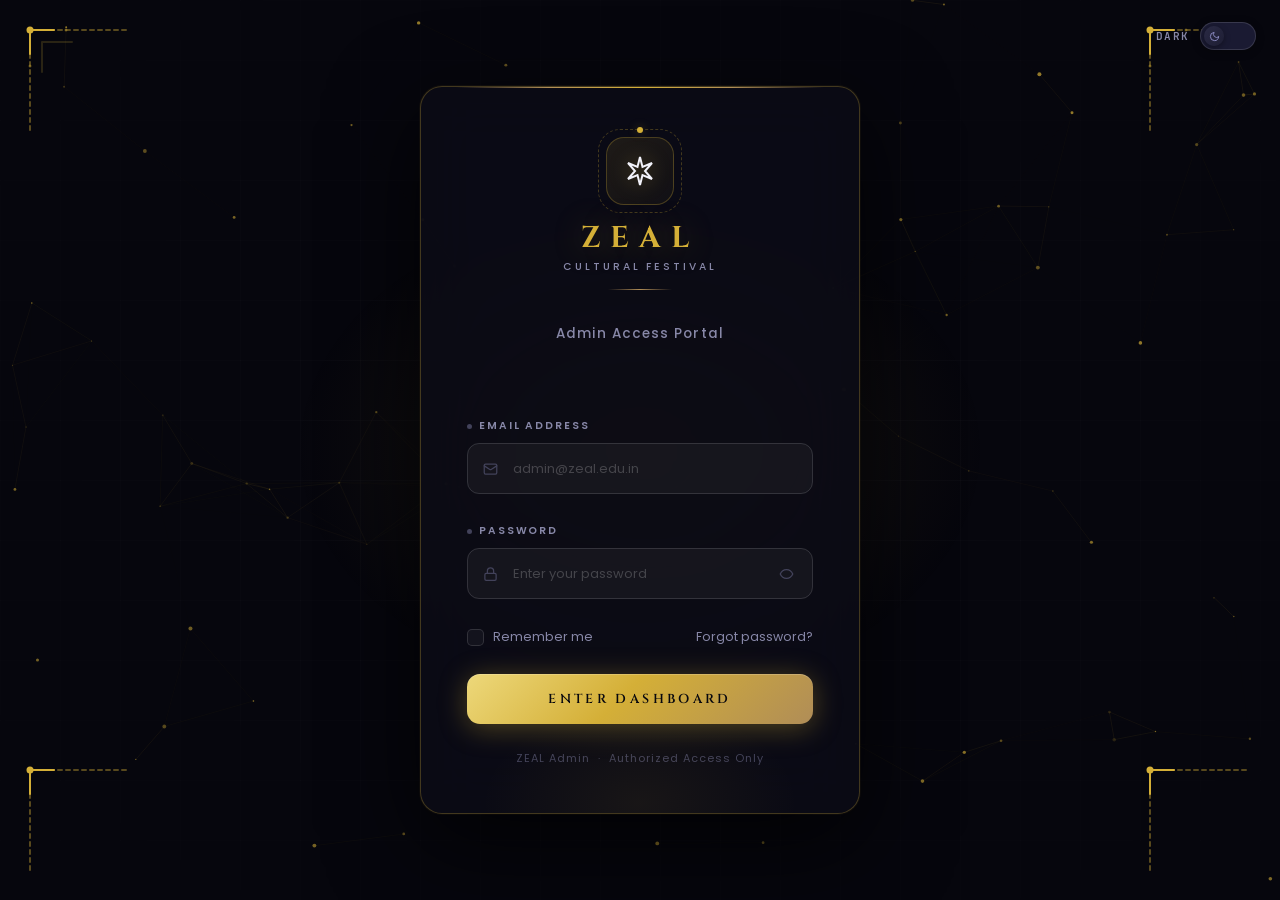
<file: admin/admin-events.html>
<!DOCTYPE html>
<html lang="en">
<head>
  <script>
    (function(){
      var t = localStorage.getItem('zeal-admin-theme') || 'dark-theme';
      document.documentElement.className = t;
    })();
  </script>
  <meta charset="UTF-8" />
  <meta name="viewport" content="width=device-width, initial-scale=1.0" />
  <title>Events — ZEAL Admin</title>
  <link rel="stylesheet" href="https://cdnjs.cloudflare.com/ajax/libs/bootstrap/5.3.2/css/bootstrap.min.css" />
  <link rel="stylesheet" href="https://cdnjs.cloudflare.com/ajax/libs/font-awesome/6.5.1/css/all.min.css" />
  <link rel="stylesheet" href="css/admin.css" />
</head>
<body class="dark-theme">
<div class="admin-shell">

  <aside class="admin-sidebar">
    <div class="sidebar-brand">
      <a href="admin-dashboard.html" class="brand-title">ZEAL</a>
      <div class="brand-sub">Admin Panel</div>
    </div>
    <nav class="sidebar-nav">
      <div class="nav-section-label">Main</div>
      <a href="admin-dashboard.html" class="sidebar-link"><span class="nav-icon"><i class="fa-solid fa-gauge-high"></i></span>Dashboard</a>
      <a href="admin-home.html"      class="sidebar-link"><span class="nav-icon"><i class="fa-solid fa-house"></i></span>Home</a>
      <div class="nav-section-label">Content</div>
      <a href="admin-events.html"        class="sidebar-link active"><span class="nav-icon"><i class="fa-solid fa-calendar-star"></i></span>Events</a>
      <a href="admin-team.html"          class="sidebar-link"><span class="nav-icon"><i class="fa-solid fa-users"></i></span>Our Team</a>
      <a href="admin-sponsors.html"      class="sidebar-link"><span class="nav-icon"><i class="fa-solid fa-handshake"></i></span>Sponsors</a>
      <a href="admin-announcements.html" class="sidebar-link"><span class="nav-icon"><i class="fa-solid fa-bullhorn"></i></span>Announcements</a>
      <a href="admin-footer.html"        class="sidebar-link"><span class="nav-icon"><i class="fa-solid fa-shoe-prints"></i></span>Footer</a>
    </nav>
    <div class="sidebar-footer"><small>ZEAL Admin v1.0</small></div>
  </aside>

  <div class="admin-main">
    <header class="admin-topbar">
      <button class="topbar-toggle"><i class="fa-solid fa-bars"></i></button>
      <span class="topbar-title">Events</span>
      <div class="topbar-spacer"></div>
      <div class="topbar-actions">
        <button class="btn-gold" onclick="openAddModal()">
          <i class="fa-solid fa-plus"></i> Add Event
        </button>
        <button class="theme-toggle-btn" aria-label="Toggle theme" title="Toggle theme">
          <span class="t-icon-sun">&#9728;</span><span class="t-icon-moon">&#9790;</span>
        </button>
        <button class="topbar-btn" onclick="Auth.logout()" title="Logout"><i class="fa-solid fa-right-from-bracket"></i></button>
        <div class="topbar-avatar">A</div>
      </div>
    </header>

    <main class="admin-content">
      <div class="page-header">
        <h1>Events</h1>
        <p>Manage all festival events — add, edit, or remove entries.</p>
        <div class="gold-line"></div>
      </div>

      <!-- Search + Filter Bar -->
      <div class="admin-card" style="padding:14px 20px;margin-bottom:18px">
        <div class="row g-2 align-items-center">
          <div class="col-12 col-md-6">
            <div class="input-group">
              <span class="input-group-text"><i class="fa-solid fa-magnifying-glass"></i></span>
              <input class="form-control" id="events-search" placeholder="Search events…" oninput="filterEvents()" />
            </div>
          </div>
          <div class="col-6 col-md-3">
            <select class="form-select" id="events-type-filter" onchange="filterEvents()">
              <option value="">All Types</option>
              <option value="cultural">Cultural</option>
              <option value="technical">Technical</option>
              <option value="literary">Literary</option>
              <option value="music">Music</option>
              <option value="sports">Sports</option>
            </select>
          </div>
          <div class="col-6 col-md-3 text-end">
            <span id="events-count-badge" class="badge-gold">0 Events</span>
          </div>
        </div>
      </div>

      <!-- Events Table -->
      <div class="admin-card">
        <div class="admin-table-wrap">
          <table class="admin-table">
            <thead>
              <tr>
                <th>#</th>
                <th>Title</th>
                <th>Type</th>
                <th>Date</th>
                <th>Description</th>
                <th style="width:120px">Actions</th>
              </tr>
            </thead>
            <tbody id="events-table-body">
              <tr><td colspan="6" class="text-center py-4" style="color:var(--text-muted)">Loading…</td></tr>
            </tbody>
          </table>
        </div>
      </div>
    </main>
  </div>
</div>

<!-- ── Add / Edit Event Modal ──────────────────────────── -->
<div class="modal fade" id="eventModal" tabindex="-1">
  <div class="modal-dialog modal-dialog-centered modal-lg">
    <div class="modal-content">
      <div class="modal-header">
        <h5 class="modal-title" id="eventModalTitle">Add Event</h5>
        <button type="button" class="btn-close" data-bs-dismiss="modal"></button>
      </div>
      <div class="modal-body">
        <input type="hidden" id="event-edit-id" value="" />
        <div class="row g-3">
          <div class="col-12 col-md-8">
            <label class="form-label">Event Title *</label>
            <input class="form-control" id="event-title" placeholder="e.g. Battle of Bands" />
          </div>
          <div class="col-12 col-md-4">
            <label class="form-label">Category *</label>
            <select class="form-select" id="event-type">
              <option value="">Select category…</option>
              <option value="cultural">Cultural</option>
              <option value="technical">Technical</option>
              <option value="literary">Literary</option>
              <option value="music">Music</option>
              <option value="sports">Sports</option>
            </select>
          </div>
          <div class="col-12 col-md-4">
            <label class="form-label">Date *</label>
            <input type="date" class="form-control" id="event-date" />
          </div>
          <div class="col-12 col-md-4">
            <label class="form-label">Location *</label>
            <input class="form-control" id="event-location" placeholder="e.g. Main Auditorium" />
          </div>
          <div class="col-6 col-md-2">
            <label class="form-label">Team Size</label>
            <input class="form-control" id="event-teamsize" placeholder="e.g. 3-5" />
          </div>
          <div class="col-6 col-md-2">
            <label class="form-label">Prize</label>
            <input class="form-control" id="event-prize" placeholder="e.g. ₹5000" />
          </div>
          <div class="col-12">
            <label class="form-label">Description *</label>
            <textarea class="form-control" id="event-description" rows="4" placeholder="Brief description of the event…"></textarea>
          </div>
        </div>
      </div>
      <div class="modal-footer">
        <button class="btn-outline" data-bs-dismiss="modal">Cancel</button>
        <button class="btn-gold" id="save-event-btn" onclick="saveEvent()"><i class="fa-solid fa-floppy-disk"></i> Save Event</button>
      </div>
    </div>
  </div>
</div>

<script src="https://cdnjs.cloudflare.com/ajax/libs/bootstrap/5.3.2/js/bootstrap.bundle.min.js"></script>
<script src="js/admin.js"></script>
<script src="js/api.js"></script>
<script>
Auth.guardPage();

let events = [];
let filteredEvents = [];

// ── Render Table ──────────────────────────────────────────
function renderEvents() {
  const tbody = document.getElementById('events-table-body');
  document.getElementById('events-count-badge').textContent = `${filteredEvents.length} Event${filteredEvents.length !== 1 ? 's' : ''}`;

  if (!filteredEvents.length) {
    tbody.innerHTML = `<tr><td colspan="6"><div class="empty-state"><i class="fa-solid fa-calendar-xmark"></i><p>No events found.</p></div></td></tr>`;
    return;
  }

  tbody.innerHTML = filteredEvents.map((ev, visIdx) => `
    <tr>
      <td style="color:var(--text-muted);font-family:var(--font-mono)">${String(visIdx + 1).padStart(2, '0')}</td>
      <td><strong>${ev.title}</strong></td>
      <td><span class="badge-gold">${ev.category}</span></td>
      <td style="white-space:nowrap;color:var(--text-secondary)">${formatDate(ev.date)}</td>
      <td style="color:var(--text-secondary);max-width:250px;white-space:nowrap;overflow:hidden;text-overflow:ellipsis">${ev.description || '—'}</td>
      <td>
        <div style="display:flex;gap:6px">
          <button class="btn-edit-sm"   onclick="openEditModal('${ev._id}')"><i class="fa-solid fa-pen"></i></button>
          <button class="btn-danger-sm" onclick="deleteEvent('${ev._id}', '${ev.title.replace(/'/g,"\\'")}')"><i class="fa-solid fa-trash"></i></button>
        </div>
      </td>
    </tr>`).join('');
}

// ── Filter (client-side on loaded data) ───────────────────
function filterEvents() {
  const q    = document.getElementById('events-search').value.toLowerCase();
  const type = document.getElementById('events-type-filter').value;
  filteredEvents = events.filter(ev => {
    const matchSearch = !q || ev.title.toLowerCase().includes(q) || (ev.description || '').toLowerCase().includes(q);
    const matchType   = !type || ev.category === type;
    return matchSearch && matchType;
  });
  renderEvents();
}

// ── Load events from API ───────────────────────────────────
async function loadEvents() {
  try {
    events = await EventsAPI.getAll();
    filteredEvents = [...events];
    renderEvents();
  } catch (err) {
    console.error(err);
    Toast.show('Failed to load events: ' + err.message, 'error');
    document.getElementById('events-table-body').innerHTML =
      `<tr><td colspan="6" style="color:var(--text-muted);text-align:center;padding:20px">Could not load events.</td></tr>`;
  }
}

// ── Add Modal ─────────────────────────────────────────────
function openAddModal() {
  document.getElementById('eventModalTitle').textContent = 'Add Event';
  document.getElementById('event-edit-id').value       = '';
  document.getElementById('event-title').value         = '';
  document.getElementById('event-type').value          = '';
  document.getElementById('event-date').value          = '';
  document.getElementById('event-location').value      = '';
  document.getElementById('event-teamsize').value      = '';
  document.getElementById('event-prize').value         = '';
  document.getElementById('event-description').value   = '';
  openModal('eventModal');
}

// ── Edit Modal ────────────────────────────────────────────
function openEditModal(id) {
  const ev = events.find(e => e._id === id);
  if (!ev) return;
  document.getElementById('eventModalTitle').textContent = 'Edit Event';
  document.getElementById('event-edit-id').value       = ev._id;
  document.getElementById('event-title').value         = ev.title;
  document.getElementById('event-type').value          = ev.category;
  document.getElementById('event-date').value          = ev.date;
  document.getElementById('event-location').value      = ev.location;
  document.getElementById('event-teamsize').value      = ev.teamSize || '';
  document.getElementById('event-prize').value         = ev.prize    || '';
  document.getElementById('event-description').value   = ev.description || '';
  openModal('eventModal');
}

// ── Save (Create / Update) ────────────────────────────────
async function saveEvent() {
  const title    = document.getElementById('event-title').value.trim();
  const category = document.getElementById('event-type').value;
  const date     = document.getElementById('event-date').value;
  const location = document.getElementById('event-location').value.trim();
  const teamSize = document.getElementById('event-teamsize').value.trim();
  const prize    = document.getElementById('event-prize').value.trim();
  const desc     = document.getElementById('event-description').value.trim();

  if (!title)    { Toast.show('Event title is required.', 'error');    return; }
  if (!category) { Toast.show('Please select a category.', 'error');   return; }
  if (!date)     { Toast.show('Date is required.', 'error');           return; }
  if (!location) { Toast.show('Location is required.', 'error');       return; }
  if (!desc)     { Toast.show('Description is required.', 'error');    return; }

  const payload = { title, category, date, location, teamSize, prize, description: desc };
  const editId  = document.getElementById('event-edit-id').value;
  const btn     = document.getElementById('save-event-btn');

  btn.disabled = true;
  btn.innerHTML = '<i class="fa-solid fa-spinner fa-spin"></i> Saving…';

  try {
    if (editId) {
      await EventsAPI.update(editId, payload);
      Toast.show('Event updated!', 'success');
    } else {
      await EventsAPI.create(payload);
      Toast.show('Event added!', 'success');
    }
    closeModal('eventModal');
    await loadEvents();
  } catch (err) {
    Toast.show('Save failed: ' + err.message, 'error');
  } finally {
    btn.disabled = false;
    btn.innerHTML = '<i class="fa-solid fa-floppy-disk"></i> Save Event';
  }
}

// ── Delete ────────────────────────────────────────────────
async function deleteEvent(id, title) {
  confirmDelete(`Delete "${title}"?`, async () => {
    try {
      await EventsAPI.delete(id);
      Toast.show('Event deleted.', 'success');
      await loadEvents();
    } catch (err) {
      Toast.show('Delete failed: ' + err.message, 'error');
    }
  });
}

// ── Init ──────────────────────────────────────────────────
document.addEventListener('DOMContentLoaded', loadEvents);
</script>
</body>
</html>
</file>
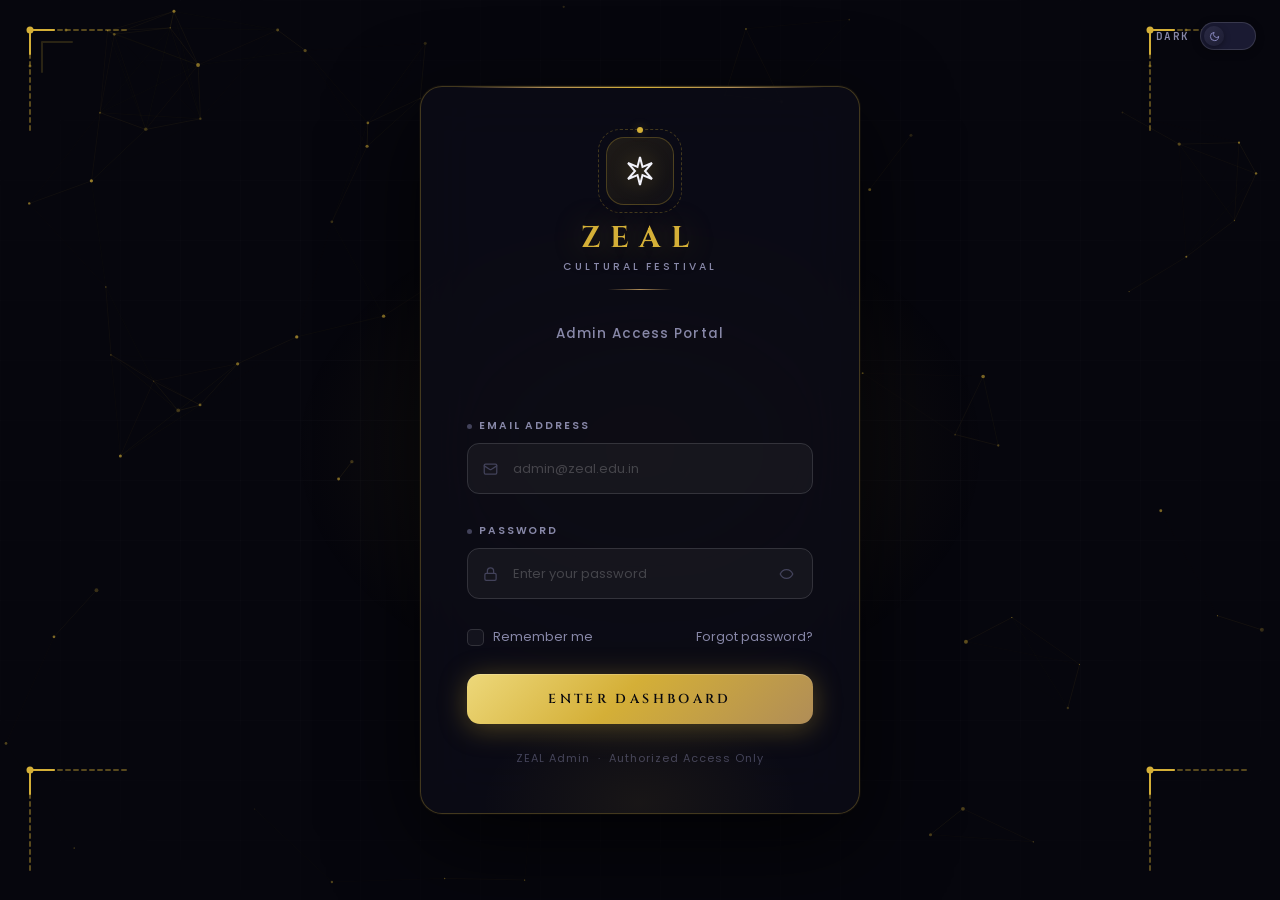
<file: admin/admin-footer.html>
<!DOCTYPE html>
<html lang="en">
<head>
  <script>
    (function(){
      var t = localStorage.getItem('zeal-admin-theme') || 'dark-theme';
      document.documentElement.className = t;
    })();
  </script>
  <meta charset="UTF-8" />
  <meta name="viewport" content="width=device-width, initial-scale=1.0" />
  <title>Footer — ZEAL Admin</title>
  <link rel="stylesheet" href="https://cdnjs.cloudflare.com/ajax/libs/bootstrap/5.3.2/css/bootstrap.min.css" />
  <link rel="stylesheet" href="https://cdnjs.cloudflare.com/ajax/libs/font-awesome/6.5.1/css/all.min.css" />
  <link rel="stylesheet" href="css/admin.css" />
</head>
<body class="dark-theme">
<div class="admin-shell">

  <!-- ── Sidebar ──────────────────────────────────── -->
  <aside class="admin-sidebar">
    <div class="sidebar-brand">
      <a href="admin-dashboard.html" class="brand-title">ZEAL</a>
      <div class="brand-sub">Admin Panel</div>
    </div>
    <nav class="sidebar-nav">
      <div class="nav-section-label">Main</div>
      <a href="admin-dashboard.html" class="sidebar-link"><span class="nav-icon"><i class="fa-solid fa-gauge-high"></i></span>Dashboard</a>
      <a href="admin-home.html"      class="sidebar-link"><span class="nav-icon"><i class="fa-solid fa-house"></i></span>Home</a>
      <div class="nav-section-label">Content</div>
      <a href="admin-events.html"        class="sidebar-link"><span class="nav-icon"><i class="fa-solid fa-calendar-star"></i></span>Events</a>
      <a href="admin-team.html"          class="sidebar-link"><span class="nav-icon"><i class="fa-solid fa-users"></i></span>Our Team</a>
      <a href="admin-sponsors.html"      class="sidebar-link"><span class="nav-icon"><i class="fa-solid fa-handshake"></i></span>Sponsors</a>
      <a href="admin-announcements.html" class="sidebar-link"><span class="nav-icon"><i class="fa-solid fa-bullhorn"></i></span>Announcements</a>
      <a href="admin-footer.html"        class="sidebar-link active"><span class="nav-icon"><i class="fa-solid fa-shoe-prints"></i></span>Footer</a>
    </nav>
    <div class="sidebar-footer"><small>ZEAL Admin v1.0</small></div>
  </aside>

  <!-- ── Main ─────────────────────────────────────── -->
  <div class="admin-main">
    <header class="admin-topbar">
      <button class="topbar-toggle"><i class="fa-solid fa-bars"></i></button>
      <span class="topbar-title">Footer</span>
      <div class="topbar-spacer"></div>
      <div class="topbar-actions">
        <button class="btn-gold" id="save-all-btn" onclick="saveAll()">
          <i class="fa-solid fa-floppy-disk"></i> Save All
        </button>
        <button class="theme-toggle-btn" aria-label="Toggle theme" title="Toggle theme">
          <span class="t-icon-sun">&#9728;</span>
          <span class="t-icon-moon">&#9790;</span>
        </button>
        <button class="topbar-btn" onclick="Auth.logout()" title="Logout"><i class="fa-solid fa-right-from-bracket"></i></button>
        <div class="topbar-avatar">A</div>
      </div>
    </header>

    <main class="admin-content">
      <div class="page-header">
        <h1>Footer</h1>
        <p>Manage developer credits and contact information displayed in the footer.</p>
        <div class="gold-line"></div>
      </div>

      <!-- ─── A. Developers ───────────────────────── -->
      <div class="admin-card">
        <div class="card-header-row">
          <h2><i class="fa-solid fa-code me-2"></i>Developers</h2>
          <button class="btn-gold" onclick="addDeveloper()">
            <i class="fa-solid fa-plus"></i> Add Developer
          </button>
        </div>
        <div id="developers-list">
          <div class="text-center py-4" style="color:var(--text-muted)">
            <i class="fa-solid fa-spinner fa-spin"></i> Loading…
          </div>
        </div>
        <div class="mt-3">
          <button class="btn-gold" id="save-devs-btn" onclick="saveDevelopers()">
            <i class="fa-solid fa-floppy-disk"></i> Save Developers
          </button>
        </div>
      </div>

      <!-- ─── B. Contact Details ───────────────────── -->
      <div class="admin-card">
        <div class="card-header-row">
          <h2><i class="fa-solid fa-address-card me-2"></i>Contact Details</h2>
        </div>
        <div class="row g-3">
          <div class="col-12">
            <label class="form-label">Address</label>
            <textarea class="form-control" id="contact-address" rows="2" placeholder="Full postal address…"></textarea>
          </div>
          <div class="col-12 col-md-6">
            <label class="form-label">Website</label>
            <div class="input-group">
              <span class="input-group-text"><i class="fa-solid fa-globe"></i></span>
              <input class="form-control" id="contact-website" type="url" placeholder="https://zeal.institute.edu.in" />
            </div>
          </div>
          <div class="col-12 col-md-6">
            <label class="form-label">Email</label>
            <div class="input-group">
              <span class="input-group-text"><i class="fa-solid fa-envelope"></i></span>
              <input class="form-control" id="contact-email" type="email" placeholder="zeal@institute.edu.in" />
            </div>
          </div>
          <div class="col-12 col-md-6">
            <label class="form-label">Phone Number</label>
            <div class="input-group">
              <span class="input-group-text"><i class="fa-solid fa-phone"></i></span>
              <input class="form-control" id="contact-phone" placeholder="+91 20 XXXX XXXX" />
            </div>
          </div>
        </div>
        <hr class="section-divider" />
        <button class="btn-gold" id="save-contact-btn" onclick="saveContact()">
          <i class="fa-solid fa-floppy-disk"></i> Save Contact Info
        </button>
      </div>

      <!-- ─── Preview Panel ────────────────────────── -->
      <div class="admin-card">
        <div class="card-header-row">
          <h2><i class="fa-solid fa-eye me-2"></i>Footer Preview</h2>
          <button class="btn-outline" onclick="refreshPreview()"><i class="fa-solid fa-rotate-right"></i> Refresh</button>
        </div>
        <div id="footer-preview" style="background:#0D0D14;border-radius:10px;padding:28px 24px;border:1px solid var(--border)">
          <div id="preview-contact" style="color:var(--text-secondary);font-size:13px;margin-bottom:20px"></div>
          <hr style="border-color:var(--border);margin:16px 0"/>
          <div style="font-size:11px;color:var(--text-muted);margin-bottom:8px;letter-spacing:0.1em;text-transform:uppercase">Made with ♥ by</div>
          <div id="preview-devs" style="display:flex;flex-wrap:wrap;gap:10px"></div>
        </div>
      </div>

    </main>
  </div>
</div>

<script src="https://cdnjs.cloudflare.com/ajax/libs/bootstrap/5.3.2/js/bootstrap.bundle.min.js"></script>
<script src="js/admin.js"></script>
<script src="js/api.js"></script>
<script>
Auth.guardPage();

/* ── In-memory state ─────────────────────────────────── */
let developers = [];
let contact    = {};

/* ── Load from backend ───────────────────────────────── */
async function loadFooter() {
  try {
    const data = await FooterAPI.get();
    developers = data.developers || [];
    contact    = data.contact    || {};
    loadContactFields();
    renderDevelopers();
    refreshPreview();
  } catch (err) {
    console.error(err);
    Toast.show('Failed to load footer data: ' + err.message, 'error');
    document.getElementById('developers-list').innerHTML =
      '<div class="empty-state"><i class="fa-solid fa-triangle-exclamation"></i><p>Could not load footer data.</p></div>';
  }
}

/* ── A. Developers ───────────────────────────────────── */
function renderDevelopers() {
  const list = document.getElementById('developers-list');
  if (!developers.length) {
    list.innerHTML = '<div class="empty-state"><i class="fa-solid fa-code"></i><p>No developers added yet.</p></div>';
    return;
  }
  list.innerHTML = developers.map((d, i) => `
    <div class="dynamic-item">
      <button class="item-remove" onclick="removeDeveloper(${i})">✕</button>
      <div class="row g-3">
        <div class="col-12 col-md-5">
          <label class="form-label">Name</label>
          <input class="form-control" value="${d.name || ''}"
            oninput="developers[${i}].name=this.value;debouncedPreview()"
            placeholder="Developer name" />
        </div>
        <div class="col-12 col-md-4">
          <label class="form-label">Role</label>
          <select class="form-select" onchange="developers[${i}].role=this.value;debouncedPreview()">
            <option value="">Select role…</option>
            ${['Frontend Developer','Backend Developer','Full Stack Developer','UI/UX Designer','DevOps Engineer','Other']
              .map(r => `<option ${r === (d.role||'') ? 'selected' : ''}>${r}</option>`).join('')}
          </select>
        </div>
        <div class="col-12 col-md-3">
          <label class="form-label">GitHub (optional)</label>
          <input class="form-control" value="${d.github || ''}"
            oninput="developers[${i}].github=this.value"
            placeholder="username" />
        </div>
      </div>
    </div>`).join('');
}

function addDeveloper() {
  developers.push({ name: '', role: '', github: '' });
  renderDevelopers();
}

function removeDeveloper(i) {
  developers.splice(i, 1);
  renderDevelopers();
  refreshPreview();
}

async function saveDevelopers() {
  const btn = document.getElementById('save-devs-btn');
  btn.disabled = true;
  btn.innerHTML = '<i class="fa-solid fa-spinner fa-spin"></i> Saving…';
  try {
    await FooterAPI.updateDevelopers(developers);
    Toast.show('Developers saved!', 'success');
    refreshPreview();
  } catch (err) {
    Toast.show('Save failed: ' + err.message, 'error');
  } finally {
    btn.disabled = false;
    btn.innerHTML = '<i class="fa-solid fa-floppy-disk"></i> Save Developers';
  }
}

/* ── B. Contact ──────────────────────────────────────── */
function loadContactFields() {
  document.getElementById('contact-address').value = contact.address || '';
  document.getElementById('contact-website').value = contact.website || '';
  document.getElementById('contact-email').value   = contact.email   || '';
  document.getElementById('contact-phone').value   = contact.phone   || '';
}

function readContactFields() {
  return {
    address: document.getElementById('contact-address').value.trim(),
    website: document.getElementById('contact-website').value.trim(),
    email:   document.getElementById('contact-email').value.trim(),
    phone:   document.getElementById('contact-phone').value.trim()
  };
}

async function saveContact() {
  contact = readContactFields();
  const btn = document.getElementById('save-contact-btn');
  btn.disabled = true;
  btn.innerHTML = '<i class="fa-solid fa-spinner fa-spin"></i> Saving…';
  try {
    await FooterAPI.updateContact(contact);
    Toast.show('Contact details saved!', 'success');
    refreshPreview();
  } catch (err) {
    Toast.show('Save failed: ' + err.message, 'error');
  } finally {
    btn.disabled = false;
    btn.innerHTML = '<i class="fa-solid fa-floppy-disk"></i> Save Contact Info';
  }
}

/* ── Save All ────────────────────────────────────────── */
async function saveAll() {
  contact = readContactFields();
  const btn = document.getElementById('save-all-btn');
  btn.disabled = true;
  btn.innerHTML = '<i class="fa-solid fa-spinner fa-spin"></i> Saving…';
  try {
    await FooterAPI.updateAll(developers, contact);
    Toast.show('Footer saved!', 'success');
    refreshPreview();
  } catch (err) {
    Toast.show('Save failed: ' + err.message, 'error');
  } finally {
    btn.disabled = false;
    btn.innerHTML = '<i class="fa-solid fa-floppy-disk"></i> Save All';
  }
}

/* ── Preview ─────────────────────────────────────────── */
function refreshPreview() {
  const c = readContactFields();

  // Contact preview
  const contactEl = document.getElementById('preview-contact');
  const parts = [];
  if (c.address) parts.push(`<div style="margin-bottom:4px"><i class="fa-solid fa-location-dot" style="color:var(--gold);margin-right:8px;width:14px"></i>${c.address}</div>`);
  if (c.website) parts.push(`<div style="margin-bottom:4px"><i class="fa-solid fa-globe" style="color:var(--gold);margin-right:8px;width:14px"></i><a href="${c.website}" style="color:var(--text-secondary);text-decoration:none">${c.website}</a></div>`);
  if (c.email)   parts.push(`<div style="margin-bottom:4px"><i class="fa-solid fa-envelope" style="color:var(--gold);margin-right:8px;width:14px"></i>${c.email}</div>`);
  if (c.phone)   parts.push(`<div><i class="fa-solid fa-phone" style="color:var(--gold);margin-right:8px;width:14px"></i>${c.phone}</div>`);
  contactEl.innerHTML = parts.join('') || '<span style="color:var(--text-muted)">No contact details yet.</span>';

  // Devs preview
  const devsEl = document.getElementById('preview-devs');
  devsEl.innerHTML = developers.filter(d => d.name).map(d => `
    <div style="background:var(--bg-card);border:1px solid var(--border);border-radius:8px;padding:8px 14px;display:inline-flex;align-items:center;gap:8px">
      <span style="font-size:13px;font-weight:500;color:var(--text-primary)">${d.name}</span>
      <span style="font-size:11px;color:var(--text-muted)">${d.role || ''}</span>
      ${d.github ? `<a href="https://github.com/${d.github}" style="color:var(--gold);font-size:12px" target="_blank"><i class="fa-brands fa-github"></i></a>` : ''}
    </div>`).join('') || '<span style="color:var(--text-muted);font-size:12px">No developers added.</span>';
}

/* Debounce preview on inline edits */
let previewTimer;
function debouncedPreview() {
  clearTimeout(previewTimer);
  previewTimer = setTimeout(refreshPreview, 400);
}

/* ── Init ────────────────────────────────────────────── */
document.addEventListener('DOMContentLoaded', () => {
  loadFooter();

  // Auto-preview as contact fields change
  ['contact-address','contact-website','contact-email','contact-phone'].forEach(id => {
    document.getElementById(id).addEventListener('input', debouncedPreview);
  });
});
</script>
</body>
</html>
</file>
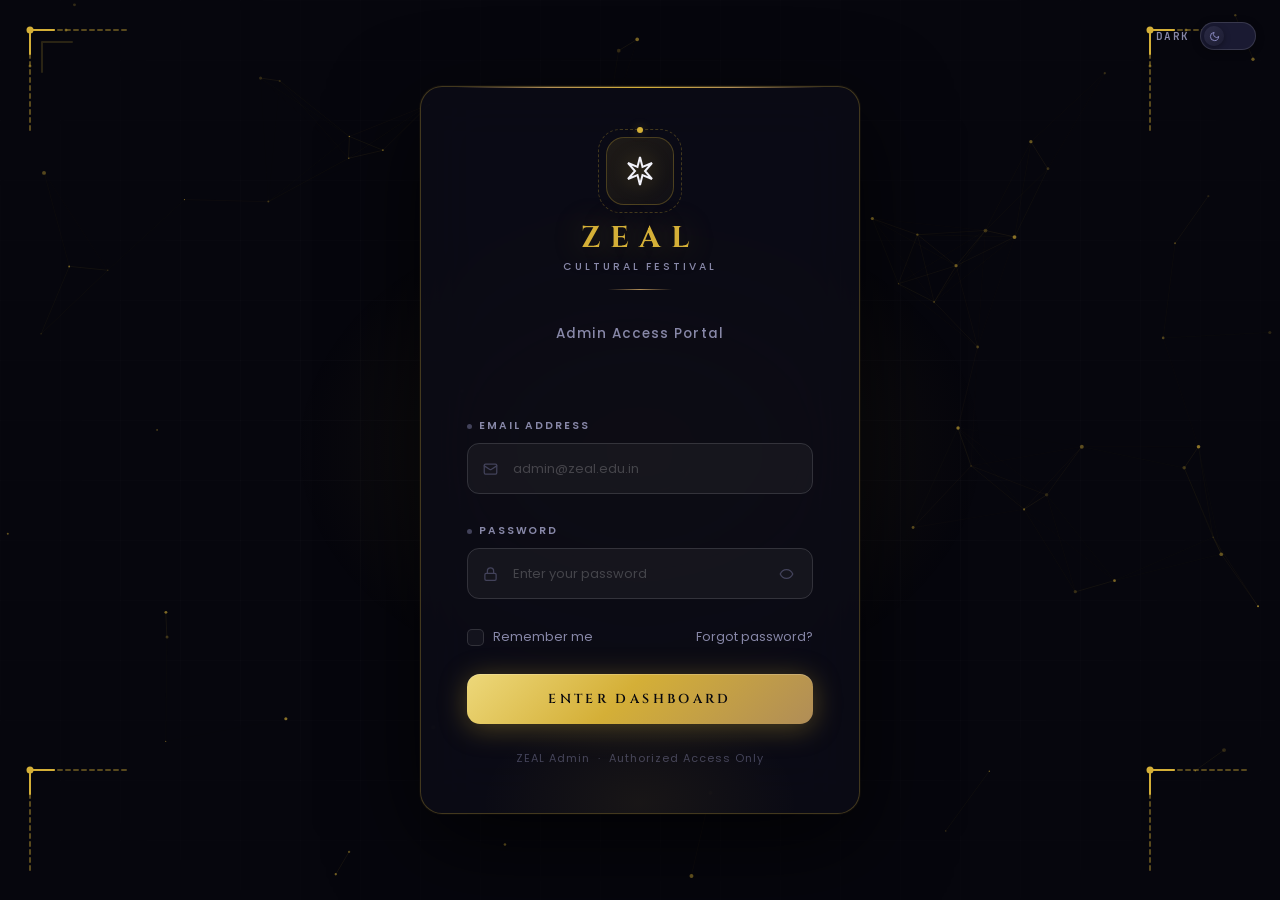
<file: admin/admin-home.html>
<!DOCTYPE html>
<html lang="en">
<head>
  <script>
    (function(){
      var t = localStorage.getItem('zeal-admin-theme') || 'dark-theme';
      document.documentElement.className = t;
    })();
  </script>
  <meta charset="UTF-8" />
  <meta name="viewport" content="width=device-width, initial-scale=1.0" />
  <title>Home — ZEAL Admin</title>
  <link rel="stylesheet" href="https://cdnjs.cloudflare.com/ajax/libs/bootstrap/5.3.2/css/bootstrap.min.css" />
  <link rel="stylesheet" href="https://cdnjs.cloudflare.com/ajax/libs/font-awesome/6.5.1/css/all.min.css" />
  <link rel="stylesheet" href="css/admin.css" />
</head>
<body class="dark-theme">
<div class="admin-shell">

  <aside class="admin-sidebar">
    <div class="sidebar-brand">
      <a href="admin-dashboard.html" class="brand-title">ZEAL</a>
      <div class="brand-sub">Admin Panel</div>
    </div>
    <nav class="sidebar-nav">
      <div class="nav-section-label">Main</div>
      <a href="admin-dashboard.html" class="sidebar-link"><span class="nav-icon"><i class="fa-solid fa-gauge-high"></i></span>Dashboard</a>
      <a href="admin-home.html"      class="sidebar-link active"><span class="nav-icon"><i class="fa-solid fa-house"></i></span>Home</a>
      <div class="nav-section-label">Content</div>
      <a href="admin-events.html"        class="sidebar-link"><span class="nav-icon"><i class="fa-solid fa-calendar-star"></i></span>Events</a>
      <a href="admin-team.html"          class="sidebar-link"><span class="nav-icon"><i class="fa-solid fa-users"></i></span>Our Team</a>
      <a href="admin-sponsors.html"      class="sidebar-link"><span class="nav-icon"><i class="fa-solid fa-handshake"></i></span>Sponsors</a>
      <a href="admin-announcements.html" class="sidebar-link"><span class="nav-icon"><i class="fa-solid fa-bullhorn"></i></span>Announcements</a>
      <a href="admin-footer.html"        class="sidebar-link"><span class="nav-icon"><i class="fa-solid fa-shoe-prints"></i></span>Footer</a>
    </nav>
    <div class="sidebar-footer"><small>ZEAL Admin v1.0</small></div>
  </aside>

  <div class="admin-main">
    <header class="admin-topbar">
      <button class="topbar-toggle"><i class="fa-solid fa-bars"></i></button>
      <span class="topbar-title">Home Page</span>
      <div class="topbar-spacer"></div>
      <div class="topbar-actions">
        <a href="../index.html" target="_blank" class="topbar-btn"><i class="fa-solid fa-arrow-up-right-from-square"></i> View Site</a>
        <button class="theme-toggle-btn" aria-label="Toggle theme" title="Toggle theme">
          <span class="t-icon-sun">&#9728;</span><span class="t-icon-moon">&#9790;</span>
        </button>
        <button class="topbar-btn" onclick="Auth.logout()" title="Logout"><i class="fa-solid fa-right-from-bracket"></i></button>
        <div class="topbar-avatar">A</div>
      </div>
    </header>

    <main class="admin-content">
      <div class="page-header">
        <h1>Home Page</h1>
        <p>Edit all sections displayed on the festival's main landing page.</p>
        <div class="gold-line"></div>
      </div>

      <!-- ─── A. About Section ─────────────────────── -->
      <div class="admin-card">
        <div class="card-header-row">
          <h2><i class="fa-solid fa-pen-to-square me-2"></i>About Festival</h2>
        </div>
        <div class="mb-3">
          <label class="form-label">Festival Description</label>
          <textarea class="form-control" id="about-description" rows="4" placeholder="Describe the festival…"></textarea>
        </div>
        <button class="btn-gold" id="save-about-btn" onclick="saveAbout()">
          <i class="fa-solid fa-floppy-disk"></i> Save Description
        </button>
      </div>

      <!-- ─── B. Stats Cards ───────────────────────── -->
      <div class="admin-card">
        <div class="card-header-row">
          <h2><i class="fa-solid fa-chart-bar me-2"></i>Stats Cards</h2>
          <button class="btn-gold" onclick="addStat()">
            <i class="fa-solid fa-plus"></i> Add Stat
          </button>
        </div>
        <div id="stats-list"></div>
        <div class="mt-3">
          <button class="btn-gold" id="save-stats-btn" onclick="saveStats()">
            <i class="fa-solid fa-floppy-disk"></i> Save Stats
          </button>
        </div>
      </div>

      <!-- ─── C. Festival Highlights ──────────────── -->
      <div class="admin-card">
        <div class="card-header-row">
          <h2><i class="fa-solid fa-star me-2"></i>Festival Highlights</h2>
          <button class="btn-gold" onclick="addFeature()">
            <i class="fa-solid fa-plus"></i> Add Highlight
          </button>
        </div>
        <div id="features-list"></div>
        <div class="mt-3">
          <button class="btn-gold" id="save-highlights-btn" onclick="saveHighlights()">
            <i class="fa-solid fa-floppy-disk"></i> Save Highlights
          </button>
        </div>
      </div>

      <!-- ─── D. Gallery ───────────────────────────── -->
      <div class="admin-card">
        <div class="card-header-row">
          <h2><i class="fa-solid fa-images me-2"></i>Gallery</h2>
        </div>
        <label class="upload-zone" for="gallery-upload">
          <i class="fa-solid fa-cloud-arrow-up"></i>
          Click to upload gallery images (one at a time)
          <div style="font-size:11px;margin-top:4px;color:var(--text-muted)">JPG, PNG, WEBP supported</div>
        </label>
        <input type="file" id="gallery-upload" accept="image/*" hidden />
        <div class="gallery-preview mt-3" id="gallery-preview"></div>
      </div>

      <!-- ─── E. Artists ───────────────────────────── -->
      <div class="admin-card">
        <div class="card-header-row">
          <h2><i class="fa-solid fa-music me-2"></i>Artists</h2>
          <button class="btn-gold" onclick="addArtist()">
            <i class="fa-solid fa-plus"></i> Add Artist
          </button>
        </div>
        <div class="admin-table-wrap">
          <table class="admin-table">
            <thead>
              <tr>
                <th>Year</th>
                <th>Artist Name</th>
                <th>Genre</th>
                <th style="width:100px">Actions</th>
              </tr>
            </thead>
            <tbody id="artists-table-body"></tbody>
          </table>
        </div>
      </div>

      <!-- ─── F. FAQs ──────────────────────────────── -->
      <div class="admin-card">
        <div class="card-header-row">
          <h2><i class="fa-solid fa-circle-question me-2"></i>FAQs</h2>
          <button class="btn-gold" onclick="addFaq()">
            <i class="fa-solid fa-plus"></i> Add FAQ
          </button>
        </div>
        <div id="faqs-list"></div>
        <div class="mt-3">
          <button class="btn-gold" id="save-faqs-btn" onclick="saveFaqs()">
            <i class="fa-solid fa-floppy-disk"></i> Save FAQs
          </button>
        </div>
      </div>

    </main>
  </div>
</div>

<!-- ── Artist Modal ──────────────────────────────────── -->
<div class="modal fade" id="artistModal" tabindex="-1">
  <div class="modal-dialog modal-dialog-centered">
    <div class="modal-content">
      <div class="modal-header">
        <h5 class="modal-title" id="artistModalTitle">Add Artist</h5>
        <button type="button" class="btn-close" data-bs-dismiss="modal"></button>
      </div>
      <div class="modal-body">
        <input type="hidden" id="artist-edit-index" value="-1" />
        <div class="mb-3">
          <label class="form-label">Year</label>
          <input class="form-control" id="artist-year" type="number" min="2000" max="2099" placeholder="e.g. 2025" />
        </div>
        <div class="mb-3">
          <label class="form-label">Artist Name *</label>
          <input class="form-control" id="artist-name" placeholder="e.g. Prateek Kuhad" />
        </div>
        <div class="mb-3">
          <label class="form-label">Genre</label>
          <input class="form-control" id="artist-genre" placeholder="e.g. Indie Folk" />
        </div>
      </div>
      <div class="modal-footer">
        <button class="btn-outline" data-bs-dismiss="modal">Cancel</button>
        <button class="btn-gold" id="save-artist-btn" onclick="saveArtist()"><i class="fa-solid fa-floppy-disk"></i> Save</button>
      </div>
    </div>
  </div>
</div>

<script src="https://cdnjs.cloudflare.com/ajax/libs/bootstrap/5.3.2/js/bootstrap.bundle.min.js"></script>
<script src="js/admin.js"></script>
<script src="js/api.js"></script>
<script>
Auth.guardPage();

const BASE_URL = API_BASE.replace('/api', '');
let homeData = null;

// Working copies mutated in memory; saved on button click
let stats    = [];
let features = [];
let artists  = [];
let faqs     = [];
let gallery  = []; // array of { image: '/uploads/...' }

// ── Load all home data ────────────────────────────────────
async function loadHomeData() {
  try {
    homeData = await HomeAPI.get();

    stats    = (homeData.stats            || []).map(s => ({ value: s.value || '', label: s.label || '' }));
    features = (homeData.highlights       || []).map(h => ({ title: h.title || '', description: h.description || '' }));
    artists  = (homeData.artistsTimeline  || []).map(a => ({ year: a.year || '', name: a.name || '', genre: a.genre || '' }));
    faqs     = (homeData.faq             || []).map(f => ({ question: f.question || '', answer: f.answer || '' }));
    gallery  = homeData.gallery || [];

    document.getElementById('about-description').value = homeData.aboutFestival || '';

    renderStats();
    renderFeatures();
    renderArtists();
    renderFaqs();
    renderGallery();
  } catch (err) {
    console.error(err);
    Toast.show('Failed to load home data: ' + err.message, 'error');
  }
}

// ── A. About ──────────────────────────────────────────────
async function saveAbout() {
  const desc = document.getElementById('about-description').value.trim();
  const btn  = document.getElementById('save-about-btn');
  btn.disabled = true; btn.innerHTML = '<i class="fa-solid fa-spinner fa-spin"></i> Saving…';
  try {
    await HomeAPI.updateAbout(desc);
    Toast.show('About section saved!', 'success');
  } catch (err) {
    Toast.show('Save failed: ' + err.message, 'error');
  } finally {
    btn.disabled = false; btn.innerHTML = '<i class="fa-solid fa-floppy-disk"></i> Save Description';
  }
}

// ── B. Stats ──────────────────────────────────────────────
function renderStats() {
  const list = document.getElementById('stats-list');
  if (!stats.length) {
    list.innerHTML = '<div class="empty-state"><i class="fa-solid fa-chart-bar"></i><p>No stats yet. Click "Add Stat".</p></div>';
    return;
  }
  list.innerHTML = stats.map((s, i) => `
    <div class="dynamic-item">
      <button class="item-remove" onclick="removeStat(${i})">✕</button>
      <div class="row g-3">
        <div class="col-6">
          <label class="form-label">Value</label>
          <input class="form-control" value="${s.value}" oninput="stats[${i}].value=this.value" placeholder="e.g. 25+" />
        </div>
        <div class="col-6">
          <label class="form-label">Label</label>
          <input class="form-control" value="${s.label}" oninput="stats[${i}].label=this.value" placeholder="e.g. Events" />
        </div>
      </div>
    </div>`).join('');
}

function addStat()       { stats.push({ value: '', label: '' }); renderStats(); }
function removeStat(i)   { stats.splice(i, 1); renderStats(); }

async function saveStats() {
  const btn = document.getElementById('save-stats-btn');
  btn.disabled = true; btn.innerHTML = '<i class="fa-solid fa-spinner fa-spin"></i> Saving…';
  try {
    // Map to backend schema: { value, label }
    await HomeAPI.updateStats(stats.map(s => ({ value: s.value, label: s.label })));
    Toast.show('Stats saved!', 'success');
  } catch (err) {
    Toast.show('Save failed: ' + err.message, 'error');
  } finally {
    btn.disabled = false; btn.innerHTML = '<i class="fa-solid fa-floppy-disk"></i> Save Stats';
  }
}

// ── C. Highlights ─────────────────────────────────────────
function renderFeatures() {
  const list = document.getElementById('features-list');
  if (!features.length) {
    list.innerHTML = '<div class="empty-state"><i class="fa-solid fa-star"></i><p>No highlights yet.</p></div>';
    return;
  }
  list.innerHTML = features.map((f, i) => `
    <div class="dynamic-item">
      <button class="item-remove" onclick="removeFeature(${i})">✕</button>
      <div class="row g-3">
        <div class="col-12 col-md-4">
          <label class="form-label">Title</label>
          <input class="form-control" value="${f.title}" oninput="features[${i}].title=this.value" placeholder="e.g. Performances" />
        </div>
        <div class="col-12 col-md-8">
          <label class="form-label">Description</label>
          <input class="form-control" value="${f.description}" oninput="features[${i}].description=this.value" placeholder="Short description…" />
        </div>
      </div>
    </div>`).join('');
}

function addFeature()       { features.push({ title: '', description: '' }); renderFeatures(); }
function removeFeature(i)   { features.splice(i, 1); renderFeatures(); }

async function saveHighlights() {
  const btn = document.getElementById('save-highlights-btn');
  btn.disabled = true; btn.innerHTML = '<i class="fa-solid fa-spinner fa-spin"></i> Saving…';
  try {
    await HomeAPI.updateHighlights(features.map(f => ({ title: f.title, description: f.description })));
    Toast.show('Highlights saved!', 'success');
  } catch (err) {
    Toast.show('Save failed: ' + err.message, 'error');
  } finally {
    btn.disabled = false; btn.innerHTML = '<i class="fa-solid fa-floppy-disk"></i> Save Highlights';
  }
}

// ── D. Gallery ────────────────────────────────────────────
function renderGallery() {
  const container = document.getElementById('gallery-preview');
  if (!gallery.length) {
    container.innerHTML = '<div style="color:var(--text-muted);font-size:13px;text-align:center;padding:12px">No gallery images yet.</div>';
    return;
  }
  container.innerHTML = gallery.map((g, i) => `
    <div class="gallery-thumb">
      <img src="${BASE_URL + g.image}" alt="gallery ${i}" />
      <button class="thumb-remove" aria-label="Remove" onclick="removeGalleryImage(${i})">✕</button>
    </div>`).join('');
}

async function removeGalleryImage(index) {
  confirmDelete('Remove this image from the gallery?', async () => {
    try {
      await HomeAPI.deleteGalleryImage(index);
      Toast.show('Image removed.', 'success');
      await loadHomeData();
    } catch (err) {
      Toast.show('Failed: ' + err.message, 'error');
    }
  });
}

// ── E. Artists ────────────────────────────────────────────
function renderArtists() {
  const tbody = document.getElementById('artists-table-body');
  if (!artists.length) {
    tbody.innerHTML = `<tr><td colspan="4" class="text-center py-4" style="color:var(--text-muted)">No artists added yet.</td></tr>`;
    return;
  }
  tbody.innerHTML = artists.map((a, i) => `
    <tr>
      <td><span class="badge-gold">${a.year}</span></td>
      <td><strong>${a.name}</strong></td>
      <td style="color:var(--text-secondary)">${a.genre}</td>
      <td>
        <div style="display:flex;gap:6px">
          <button class="btn-edit-sm"   onclick="editArtist(${i})"><i class="fa-solid fa-pen"></i></button>
          <button class="btn-danger-sm" onclick="removeArtist(${i})"><i class="fa-solid fa-trash"></i></button>
        </div>
      </td>
    </tr>`).join('');
}

function addArtist() {
  document.getElementById('artistModalTitle').textContent = 'Add Artist';
  document.getElementById('artist-edit-index').value = '-1';
  document.getElementById('artist-year').value  = '';
  document.getElementById('artist-name').value  = '';
  document.getElementById('artist-genre').value = '';
  openModal('artistModal');
}

function editArtist(i) {
  const a = artists[i];
  document.getElementById('artistModalTitle').textContent = 'Edit Artist';
  document.getElementById('artist-edit-index').value = i;
  document.getElementById('artist-year').value  = a.year;
  document.getElementById('artist-name').value  = a.name;
  document.getElementById('artist-genre').value = a.genre;
  openModal('artistModal');
}

async function saveArtist() {
  const year  = document.getElementById('artist-year').value.trim();
  const name  = document.getElementById('artist-name').value.trim();
  const genre = document.getElementById('artist-genre').value.trim();
  if (!name) { Toast.show('Artist name is required.', 'error'); return; }

  const idx = parseInt(document.getElementById('artist-edit-index').value);
  if (idx >= 0) {
    artists[idx] = { year, name, genre };
  } else {
    artists.push({ year, name, genre });
  }

  const btn = document.getElementById('save-artist-btn');
  btn.disabled = true; btn.innerHTML = '<i class="fa-solid fa-spinner fa-spin"></i>';

  try {
    await HomeAPI.updateArtists(artists.map(a => ({ year: a.year, name: a.name, genre: a.genre })));
    renderArtists();
    closeModal('artistModal');
    Toast.show('Artist saved!', 'success');
  } catch (err) {
    Toast.show('Save failed: ' + err.message, 'error');
  } finally {
    btn.disabled = false; btn.innerHTML = '<i class="fa-solid fa-floppy-disk"></i> Save';
  }
}

function removeArtist(i) {
  confirmDelete('Remove this artist?', async () => {
    artists.splice(i, 1);
    try {
      await HomeAPI.updateArtists(artists.map(a => ({ year: a.year, name: a.name, genre: a.genre })));
      renderArtists();
      Toast.show('Artist removed.', 'success');
    } catch (err) {
      Toast.show('Remove failed: ' + err.message, 'error');
    }
  });
}

// ── F. FAQs ───────────────────────────────────────────────
function renderFaqs() {
  const list = document.getElementById('faqs-list');
  if (!faqs.length) {
    list.innerHTML = '<div class="empty-state"><i class="fa-solid fa-circle-question"></i><p>No FAQs yet.</p></div>';
    return;
  }
  list.innerHTML = faqs.map((f, i) => `
    <div class="dynamic-item">
      <button class="item-remove" onclick="removeFaq(${i})">✕</button>
      <div class="mb-3">
        <label class="form-label">Question</label>
        <input class="form-control" value="${f.question.replace(/"/g,'&quot;')}" oninput="faqs[${i}].question=this.value" placeholder="Enter question…" />
      </div>
      <div>
        <label class="form-label">Answer</label>
        <textarea class="form-control" rows="2" oninput="faqs[${i}].answer=this.value" placeholder="Enter answer…">${f.answer}</textarea>
      </div>
    </div>`).join('');
}

function addFaq()       { faqs.push({ question: '', answer: '' }); renderFaqs(); }
function removeFaq(i)   { faqs.splice(i, 1); renderFaqs(); }

async function saveFaqs() {
  const btn = document.getElementById('save-faqs-btn');
  btn.disabled = true; btn.innerHTML = '<i class="fa-solid fa-spinner fa-spin"></i> Saving…';
  try {
    await HomeAPI.updateFAQ(faqs.map(f => ({ question: f.question, answer: f.answer })));
    Toast.show('FAQs saved!', 'success');
  } catch (err) {
    Toast.show('Save failed: ' + err.message, 'error');
  } finally {
    btn.disabled = false; btn.innerHTML = '<i class="fa-solid fa-floppy-disk"></i> Save FAQs';
  }
}

// ── Gallery upload handler ─────────────────────────────────
document.addEventListener('DOMContentLoaded', () => {
  loadHomeData();

  document.getElementById('gallery-upload').addEventListener('change', async function () {
    const file = this.files[0];
    if (!file) return;
    try {
      await HomeAPI.addGalleryImage(file);
      Toast.show('Image uploaded!', 'success');
      this.value = '';
      await loadHomeData();
    } catch (err) {
      Toast.show('Upload failed: ' + err.message, 'error');
    }
  });
});
</script>
</body>
</html>
</file>
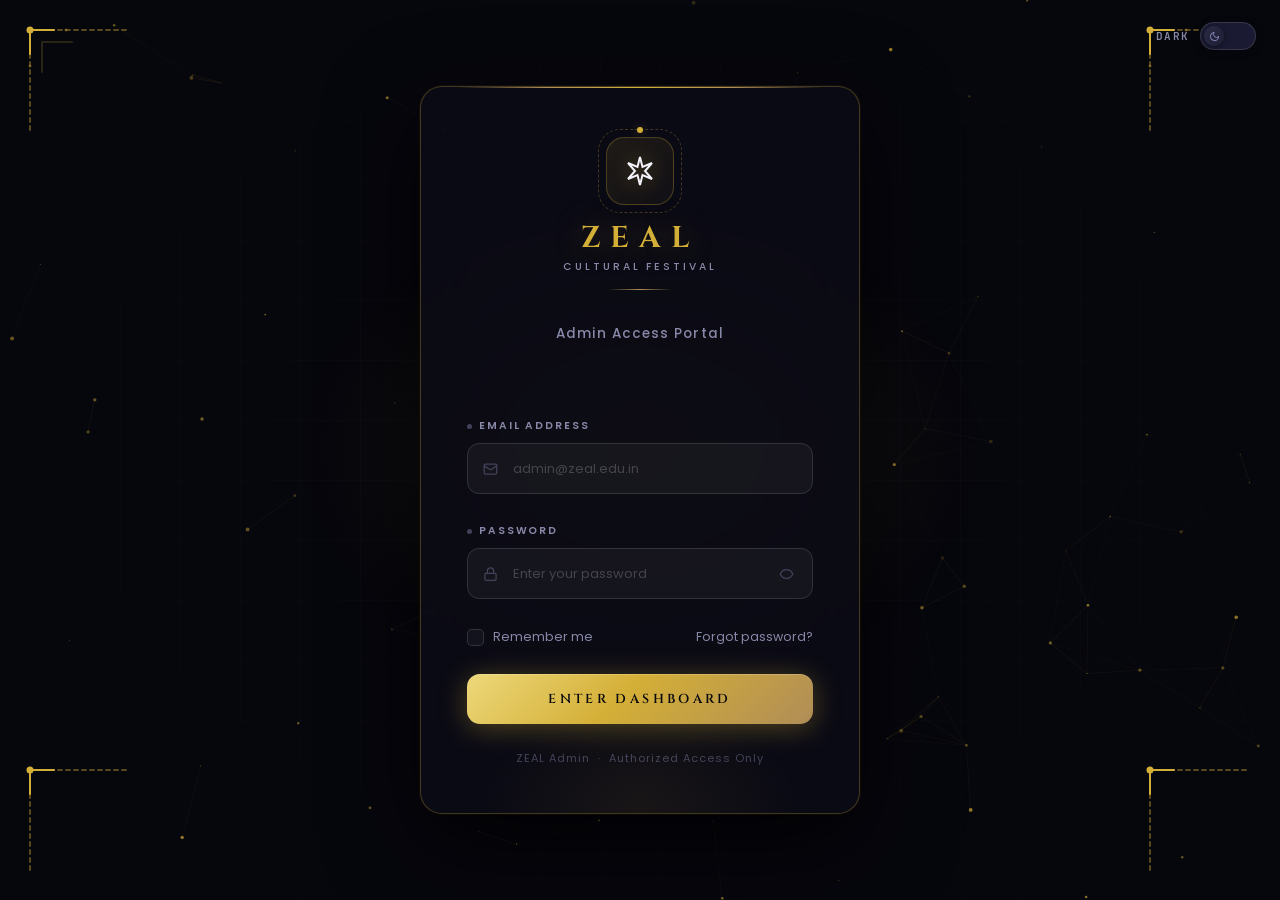
<file: admin/admin-login.html>
<!DOCTYPE html>
<html lang="en" data-theme="dark">
<head>
  <meta charset="UTF-8" />
  <meta name="viewport" content="width=device-width, initial-scale=1.0" />
  <title>Admin Login — ZEAL</title>

  <!-- Anti-flash: apply saved theme BEFORE render -->
  <script>
    (function () {
      var t = localStorage.getItem('zeal-login-theme') || 'dark';
      document.documentElement.setAttribute('data-theme', t);
    })();
  </script>

  <link rel="preconnect" href="https://fonts.googleapis.com" />
  <link rel="preconnect" href="https://fonts.gstatic.com" crossorigin />
  <link href="https://fonts.googleapis.com/css2?family=Cinzel:wght@400;600;700;900&family=Poppins:wght@300;400;500;600&family=JetBrains+Mono:wght@400;500&display=swap" rel="stylesheet" />

  <style>
/* ╔══════════════════════════════════════════════════════════╗
   ║  ZEAL Admin Login — v3.0                                ║
   ║  Full dual-theme + premium animations                   ║
   ╚══════════════════════════════════════════════════════════╝ */

/* ─── RESET ───────────────────────────────────────────────── */
*, *::before, *::after { box-sizing: border-box; margin: 0; padding: 0; }

/* ─── CONSTANTS ───────────────────────────────────────────── */
:root {
  --gold:         #D4AF37;
  --gold-dim:     #B08D57;
  --gold-pale:    #EDD87A;
  --gold-glow:    rgba(212, 175, 55, 0.35);
  --gold-line:    rgba(212, 175, 55, 0.28);
  --gold-subtle:  rgba(212, 175, 55, 0.10);

  --green:        #2DD4A0;
  --red:          #E05C6A;

  --ease-out:    cubic-bezier(0.25, 0.46, 0.45, 0.94);
  --ease-spring: cubic-bezier(0.34, 1.56, 0.64,  1);
  --ease-back:   cubic-bezier(0.68,-0.55, 0.27, 1.55);

  --theme-speed: 0.5s;
}

/* ═══════════════════════════════════════════════════════════
   DARK THEME  (default)
═══════════════════════════════════════════════════════════ */
[data-theme="dark"] {
  --bg:             #06060D;
  --bg-secondary:   #0D0D18;
  --bg-card:        rgba(12, 12, 22, 0.88);
  --bg-input:       rgba(255,255,255, 0.04);
  --bg-input-focus: rgba(212,175,55,  0.05);
  --text-hi:    #F2F2FA;
  --text-mid:   #8888A8;
  --text-lo:    #42425A;
  --text-label: #8888A8;
  --border:       rgba(255,255,255, 0.07);
  --border-hi:    rgba(255,255,255, 0.13);
  --border-focus: rgba(212,175,55,  0.55);
  --border-err:   rgba(224, 92,106, 0.70);
  --card-shadow:  0 28px 90px rgba(0,0,0,0.75), 0 0 0 1px rgba(212,175,55,0.07);
  --card-glow:    rgba(212,175,55,0.07);
  --grid-color:   rgba(255,255,255, 0.04);
  --rune-color:   rgba(212,175,55,  0.22);
  --glow-center:  rgba(212,175,55,  0.10);
  --toggle-track: #1A1A2E;
  --toggle-knob:  #2A2A42;
  --placeholder:  rgba(255,255,255, 0.20);
  --scrollbar:    #1A1A2E;
  --canvas-line:  rgba(212,175,55, 0.15);
  --canvas-dot:   rgba(212,175,55, 0.65);
}

/* ═══════════════════════════════════════════════════════════
   LIGHT THEME
═══════════════════════════════════════════════════════════ */
[data-theme="light"] {
  --bg:             #EEF0F7;
  --bg-secondary:   #E4E6F0;
  --bg-card:        rgba(255,255,255, 0.92);
  --bg-input:       rgba(0,0,0, 0.03);
  --bg-input-focus: rgba(155,120,20, 0.05);
  --text-hi:    #12122A;
  --text-mid:   #52527A;
  --text-lo:    #A0A0C0;
  --text-label: #52527A;
  --border:       rgba(0,0,0, 0.09);
  --border-hi:    rgba(0,0,0, 0.15);
  --border-focus: rgba(155,120,20, 0.65);
  --border-err:   rgba(180, 50, 60, 0.70);
  --card-shadow:  0 28px 90px rgba(0,0,0,0.14), 0 0 0 1px rgba(155,120,20,0.12);
  --card-glow:    rgba(155,120,20,0.06);
  --grid-color:   rgba(0,0,0, 0.05);
  --rune-color:   rgba(155,120,20, 0.20);
  --glow-center:  rgba(155,120,20, 0.08);
  --toggle-track: #D8D8EE;
  --toggle-knob:  #FFFFFF;
  --placeholder:  rgba(0,0,0, 0.28);
  --scrollbar:    #D0D0E8;
  --canvas-line:  rgba(155,120,20, 0.12);
  --canvas-dot:   rgba(155,120,20, 0.50);
  --gold:         #9A7820;
  --gold-dim:     #7A5E18;
  --gold-pale:    #C9A030;
  --gold-glow:    rgba(155,120,20, 0.30);
  --gold-line:    rgba(155,120,20, 0.25);
  --gold-subtle:  rgba(155,120,20, 0.10);
}

/* ─── GLOBAL THEME TRANSITION ─────────────────────────────── */
html {
  height: 100%;
  transition: background-color var(--theme-speed) ease, color var(--theme-speed) ease;
}

body {
  height: 100%;
  font-family: 'Poppins', sans-serif;
  background: var(--bg);
  color: var(--text-hi);
  overflow: hidden;
  transition: background-color var(--theme-speed) ease, color var(--theme-speed) ease;
}

*, *::before, *::after {
  transition-property: background-color, border-color, color, box-shadow, opacity;
  transition-duration: var(--theme-speed);
  transition-timing-function: ease;
}

.login-card, .login-btn, .pass-toggle, .theme-toggle, .field-input,
.rune, .particle, [class*="corner"], .brand-emblem, .emblem-orbit, .center-glow {
  transition-property: background-color, border-color, color, box-shadow, opacity, transform, filter;
  transition-timing-function: ease, ease, ease, ease, ease, cubic-bezier(0.25,0.46,0.45,0.94), ease;
  transition-duration: var(--theme-speed), var(--theme-speed), var(--theme-speed),
                       var(--theme-speed), var(--theme-speed), 0.25s, 0.25s;
}

/* ─── CANVAS ──────────────────────────────────────────────── */
#bg-canvas { position: fixed; inset: 0; z-index: 0; pointer-events: none; transition: opacity var(--theme-speed) ease; }

/* ─── GRID ────────────────────────────────────────────────── */
.grid-overlay {
  position: fixed; inset: 0; z-index: 1; pointer-events: none;
  background-image: linear-gradient(var(--grid-color) 1px, transparent 1px), linear-gradient(90deg, var(--grid-color) 1px, transparent 1px);
  background-size: 60px 60px;
  mask-image: radial-gradient(ellipse 80% 80% at 50% 50%, rgba(0,0,0,0.55) 0%, transparent 100%);
  -webkit-mask-image: radial-gradient(ellipse 80% 80% at 50% 50%, rgba(0,0,0,0.55) 0%, transparent 100%);
}

/* ─── FLOATING RUNES ──────────────────────────────────────── */
.rune {
  position: fixed; font-family: 'Cinzel', serif; color: var(--rune-color);
  pointer-events: none; z-index: 1; user-select: none;
  animation: runeDrift linear infinite; transition-property: color; transition-duration: var(--theme-speed);
}
@keyframes runeDrift {
  0%   { transform: translateY(0) rotate(0deg); opacity: 0; }
  10%  { opacity: 1; }
  90%  { opacity: 0.55; }
  100% { transform: translateY(-120vh) rotate(360deg); opacity: 0; }
}

/* ─── CORNERS ─────────────────────────────────────────────── */
.corner {
  position: fixed; width: 120px; height: 120px;
  pointer-events: none; z-index: 2; opacity: 0;
  animation: cornerReveal 1.2s var(--ease-out) forwards;
}
.corner svg { width: 100%; height: 100%; }
.corner--tl { top: 20px; left: 20px; }
.corner--tr { top: 20px; right: 20px; transform: scaleX(-1); animation-delay: .05s; }
.corner--bl { bottom: 20px; left: 20px; transform: scaleY(-1); animation-delay: .10s; }
.corner--br { bottom: 20px; right: 20px; transform: scale(-1); animation-delay: .15s; }
@keyframes cornerReveal { from { opacity: 0; transform: scale(0.82); } to { opacity: 1; transform: scale(1); } }
.corner-path { stroke: var(--gold); transition: stroke var(--theme-speed) ease; }
.corner-dot  { fill:   var(--gold); transition: fill   var(--theme-speed) ease; }
.corner-dim  { stroke: var(--gold); opacity: 0.4; transition: stroke var(--theme-speed) ease; }
.corner-faint{ stroke: var(--gold); opacity: 0.18; transition: stroke var(--theme-speed) ease; }

/* ─── CENTRE GLOW ─────────────────────────────────────────── */
.center-glow {
  position: fixed; top: 50%; left: 50%; width: 700px; height: 500px;
  transform: translate(-50%, -50%);
  background: radial-gradient(ellipse at center, var(--glow-center) 0%, transparent 70%);
  pointer-events: none; z-index: 1; animation: glowPulse 4s ease-in-out infinite;
}
@keyframes glowPulse {
  0%, 100% { opacity: 0.75; transform: translate(-50%,-50%) scale(1); }
  50%       { opacity: 1;    transform: translate(-50%,-50%) scale(1.09); }
}

/* ═══════════════════════════════════════════════════════════
   THEME TOGGLE BUTTON
═══════════════════════════════════════════════════════════ */
.theme-toggle {
  position: fixed; top: 22px; right: 24px; z-index: 100;
  cursor: pointer; border: none; padding: 0; background: none; outline: none;
  display: flex; align-items: center; gap: 10px;
  opacity: 0; animation: fadeUp 0.7s var(--ease-out) 0.2s forwards;
}
.toggle-track {
  width: 56px; height: 28px; border-radius: 14px;
  background: var(--toggle-track); border: 1px solid var(--border-hi);
  position: relative; transition: background var(--theme-speed) ease, border-color var(--theme-speed) ease, box-shadow 0.3s ease;
  box-shadow: 0 2px 8px rgba(0,0,0,0.25);
}
.theme-toggle:hover .toggle-track { border-color: var(--gold); box-shadow: 0 0 0 3px var(--gold-subtle), 0 2px 8px rgba(0,0,0,0.25); }
.toggle-knob {
  position: absolute; top: 3px; left: 3px; width: 20px; height: 20px;
  border-radius: 50%; background: var(--toggle-knob); box-shadow: 0 2px 6px rgba(0,0,0,0.35);
  display: flex; align-items: center; justify-content: center;
  transition: transform 0.45s var(--ease-spring), background var(--theme-speed) ease, box-shadow 0.25s ease;
}
[data-theme="dark"]  .toggle-knob { transform: translateX(0px); background: linear-gradient(135deg, #2A2A44, #1E1E34); }
[data-theme="light"] .toggle-knob { transform: translateX(28px); background: linear-gradient(135deg, #FFF8E8, #FFE88A); box-shadow: 0 2px 8px rgba(212,175,55,0.45); }
[data-theme="dark"]  .toggle-track { background: #1A1A32; }
[data-theme="light"] .toggle-track { background: linear-gradient(135deg, #E8D070, #C9A030); border-color: rgba(155,120,20,0.4); }
.knob-icon { position: absolute; width: 11px; height: 11px; transition: opacity 0.3s ease, transform 0.4s var(--ease-spring); }
.knob-sun  { opacity: 0; transform: rotate(-90deg) scale(0.5); }
.knob-moon { opacity: 1; transform: rotate(0deg)   scale(1);   }
[data-theme="light"] .knob-sun  { opacity: 1; transform: rotate(0deg)   scale(1);   }
[data-theme="light"] .knob-moon { opacity: 0; transform: rotate(90deg)  scale(0.5); }
.toggle-label {
  font-size: 11px; font-weight: 600; letter-spacing: 0.14em; text-transform: uppercase;
  color: var(--text-mid); font-family: 'JetBrains Mono', monospace;
  transition: color var(--theme-speed) ease; user-select: none; min-width: 32px;
}
.toggle-track::after {
  content: ''; position: absolute; inset: -4px; border-radius: 18px;
  border: 2px solid var(--gold); opacity: 0; transform: scale(0.9);
  transition: opacity 0.3s ease, transform 0.3s ease;
}
.theme-toggle:active .toggle-track::after { opacity: 0.4; transform: scale(1.05); }

/* ─── THEME FLASH ─────────────────────────────────────────── */
.theme-flash {
  position: fixed; inset: 0; z-index: 9990; pointer-events: none; opacity: 0;
  background: radial-gradient(circle at var(--flash-x, 50%) var(--flash-y, 10%), rgba(212,175,55,0.25) 0%, transparent 70%);
  transition: opacity 0.5s ease;
}
.theme-flash.active { opacity: 1; }

/* ─── LAYOUT ──────────────────────────────────────────────── */
.login-wrapper {
  position: relative; z-index: 10; width: 100%; height: 100vh;
  display: flex; align-items: center; justify-content: center; padding: 20px;
}

/* ═══════════════════════════════════════════════════════════
   LOGIN CARD
═══════════════════════════════════════════════════════════ */
.login-card {
  width: 100%; max-width: 440px;
  background: var(--bg-card); border: 1px solid var(--gold-line);
  border-radius: 22px; padding: 50px 46px 46px;
  backdrop-filter: blur(28px) saturate(1.5); -webkit-backdrop-filter: blur(28px) saturate(1.5);
  box-shadow: var(--card-shadow); position: relative; overflow: hidden;
  opacity: 0; transform: translateY(36px) scale(0.95);
  animation: cardReveal 0.95s var(--ease-spring) 0.3s forwards;
}
@keyframes cardReveal { to { opacity: 1; transform: translateY(0) scale(1); } }
.login-card::before {
  content: ''; position: absolute; top: 0; left: 8%; right: 8%; height: 1px;
  background: linear-gradient(90deg, transparent, var(--gold-dim), var(--gold), var(--gold-dim), transparent);
  animation: shimmerLine 3.5s ease-in-out infinite;
}
@keyframes shimmerLine {
  0%, 100% { opacity: 0.35; transform: scaleX(0.85); }
  50%       { opacity: 1;    transform: scaleX(1); }
}
.login-card::after {
  content: ''; position: absolute; bottom: -90px; left: 50%; transform: translateX(-50%);
  width: 320px; height: 200px; background: radial-gradient(ellipse, var(--card-glow), transparent 70%); pointer-events: none;
}

/* ─── BRAND ───────────────────────────────────────────────── */
.card-brand { text-align: center; margin-bottom: 34px; opacity: 0; animation: fadeUp 0.7s var(--ease-out) 0.56s forwards; }
.brand-emblem {
  display: inline-flex; align-items: center; justify-content: center;
  width: 68px; height: 68px; border-radius: 18px;
  background: linear-gradient(135deg, var(--gold-subtle), rgba(212,175,55,0.04));
  border: 1px solid var(--gold-line); margin-bottom: 18px; position: relative;
  animation: emblemPulse 3.5s ease-in-out infinite 1.8s;
}
@keyframes emblemPulse {
  0%, 100% { box-shadow: 0 0 18px var(--gold-subtle); }
  50%       { box-shadow: 0 0 40px var(--gold-glow);  }
}
.brand-emblem svg { width: 32px; height: 32px; fill: var(--gold); filter: drop-shadow(0 0 10px var(--gold-glow)); }
.emblem-orbit {
  position: absolute; inset: -9px; border-radius: 22px;
  border: 1px dashed var(--gold-line); animation: orbitSpin 8s linear infinite;
}
.emblem-orbit::after {
  content: ''; position: absolute; top: -3px; left: 50%;
  width: 6px; height: 6px; margin-left: -3px; background: var(--gold);
  border-radius: 50%; box-shadow: 0 0 10px var(--gold-glow);
}
@keyframes orbitSpin { to { transform: rotate(360deg); } }
.brand-name { font-family: 'Cinzel', serif; font-size: 30px; font-weight: 700; letter-spacing: 0.32em; color: var(--gold); text-shadow: 0 0 32px var(--gold-glow); line-height: 1; }
.brand-sub  { font-size: 10.5px; font-weight: 500; letter-spacing: 0.28em; text-transform: uppercase; color: var(--text-mid); margin-top: 6px; }
.brand-divider { width: 64px; height: 1px; background: linear-gradient(90deg, transparent, var(--gold-dim), transparent); margin: 14px auto 0; }

/* ─── HEADING ─────────────────────────────────────────────── */
.form-heading { text-align: center; margin-bottom: 30px; opacity: 0; animation: fadeUp 0.7s var(--ease-out) 0.68s forwards; }
.form-heading h2 { font-size: 13.5px; font-weight: 500; color: var(--text-mid); letter-spacing: 0.08em; }

/* ═══════════════════════════════════════════════════════════
   FORM FIELD
═══════════════════════════════════════════════════════════ */
.field-group { margin-bottom: 22px; opacity: 0; }
.field-group:nth-child(1) { animation: fadeUp 0.65s var(--ease-out) 0.76s forwards; }
.field-group:nth-child(2) { animation: fadeUp 0.65s var(--ease-out) 0.86s forwards; }
.field-label {
  display: flex; align-items: center; gap: 7px; font-size: 10.5px; font-weight: 600;
  letter-spacing: 0.18em; text-transform: uppercase; color: var(--text-label);
  margin-bottom: 9px; transition: color 0.3s ease;
}
.label-dot {
  width: 5px; height: 5px; border-radius: 50%; background: var(--text-lo); flex-shrink: 0;
  transition: background 0.3s ease, transform 0.3s var(--ease-spring), box-shadow 0.3s ease;
}
.field-wrap  { position: relative; border-radius: 12px; }
.field-box   { position: absolute; inset: 0; border-radius: 12px; pointer-events: none; z-index: 0; }
.field-box::before {
  content: ''; position: absolute; inset: 0; border-radius: 12px;
  border: 1px solid var(--border-hi); transition: opacity 0.3s ease, border-color var(--theme-speed) ease;
}
.field-box::after {
  content: ''; position: absolute; inset: -1px; border-radius: 13px;
  border: 1.5px solid var(--border-focus);
  box-shadow: 0 0 0 3px var(--gold-subtle), 0 0 20px var(--gold-glow);
  opacity: 0; transition: opacity 0.3s ease, box-shadow var(--theme-speed) ease, border-color var(--theme-speed) ease;
}
.field-scan {
  position: absolute; top: 0; left: 0; right: 0; height: 1px;
  background: linear-gradient(90deg, transparent, var(--gold), transparent);
  opacity: 0; transform: translateY(0); transition: none; pointer-events: none; z-index: 3; border-radius: 12px 12px 0 0;
}
.field-icon {
  position: absolute; top: 50%; left: 16px; transform: translateY(-50%);
  color: var(--text-lo); font-size: 15px; z-index: 2; pointer-events: none; display: flex;
  transition: color 0.3s ease, transform 0.3s var(--ease-spring);
}
.field-input {
  position: relative; z-index: 1; width: 100%; background: var(--bg-input);
  border: none; border-radius: 12px; padding: 15px 50px 15px 46px;
  font-family: 'Poppins', sans-serif; font-size: 14px; color: var(--text-hi); outline: none;
  caret-color: var(--gold); transition: background var(--theme-speed) ease, color var(--theme-speed) ease;
}
.field-input::placeholder { color: var(--placeholder); font-size: 13px; transition: opacity 0.3s ease, transform 0.3s ease, color var(--theme-speed) ease; }
.field-hint { position: absolute; right: 14px; bottom: -20px; font-family: 'JetBrains Mono', monospace; font-size: 10px; color: var(--text-lo); opacity: 0; transition: opacity 0.25s ease, color var(--theme-speed) ease; pointer-events: none; }
.field-typing { position: absolute; right: 50px; top: 50%; transform: translateY(-50%); display: flex; gap: 3px; opacity: 0; transition: opacity 0.2s ease; z-index: 2; pointer-events: none; }
.field-typing span { width: 4px; height: 4px; border-radius: 50%; background: var(--gold); animation: typingBounce 0.9s ease-in-out infinite; }
.field-typing span:nth-child(2) { animation-delay: 0.15s; }
.field-typing span:nth-child(3) { animation-delay: 0.30s; }
@keyframes typingBounce { 0%, 80%, 100% { transform: scale(0.5); opacity: 0.4; } 40% { transform: scale(1); opacity: 1; } }
.pass-toggle {
  position: absolute; top: 50%; right: 14px; transform: translateY(-50%);
  background: none; border: none; color: var(--text-lo); cursor: pointer; font-size: 14px;
  z-index: 2; padding: 5px; border-radius: 6px; display: flex;
  transition: color 0.2s ease, transform 0.2s var(--ease-spring);
}
.pass-toggle:hover { color: var(--gold); transform: translateY(-50%) scale(1.15); }

/* ── FOCUSED STATE ── */
.field-group.focused .field-label { color: var(--gold); }
.field-group.focused .label-dot   { background: var(--gold); transform: scale(1.4); box-shadow: 0 0 6px var(--gold-glow); }
.field-group.focused .field-box::before { opacity: 0; }
.field-group.focused .field-box::after  { opacity: 1; }
.field-group.focused .field-icon  { color: var(--gold); transform: translateY(-50%) scale(1.12); }
.field-group.focused .field-input { background: var(--bg-input-focus); }
.field-group.focused .field-input::placeholder { opacity: 0.5; transform: translateX(4px); }
.field-group.focused .field-scan  { animation: scanLine 1.8s ease-in-out infinite; }
.field-group.focused .field-hint  { opacity: 0.8; }
@keyframes scanLine { 0% { top: 0; opacity: 0; } 10% { opacity: 0.7; } 80% { opacity: 0.4; } 100% { top: calc(100% - 1px); opacity: 0; } }

/* ── FILLED STATE ── */
.field-group.filled .field-label { color: var(--gold); }
.field-group.filled .label-dot   { background: var(--gold); }

/* ── TYPING STATE ── */
.field-group.typing .field-typing { opacity: 1; }

/* ── ERROR STATE ── */
.field-group.errored .field-label      { color: var(--red); }
.field-group.errored .label-dot        { background: var(--red); }
.field-group.errored .field-box::before { border-color: var(--border-err); }
.field-group.errored .field-icon       { color: var(--red); }
.field-error {
  display: flex; align-items: center; gap: 5px; font-size: 11px; color: var(--red);
  margin-top: 7px; overflow: hidden; max-height: 0; opacity: 0; transform: translateY(-6px);
  transition: max-height 0.3s ease, opacity 0.3s ease, transform 0.3s ease, color var(--theme-speed) ease;
}
.field-error.visible { max-height: 24px; opacity: 1; transform: translateY(0); }

/* ── VALID STATE ── */
.field-group.valid .field-label { color: var(--green); }
.field-group.valid .label-dot   { background: var(--green); }
.field-group.valid .field-icon  { color: var(--green); }
.field-group.valid .field-box::after { opacity: 1; border-color: rgba(45,212,160,0.55); box-shadow: 0 0 0 3px rgba(45,212,160,0.08), 0 0 16px rgba(45,212,160,0.15); }
.valid-badge {
  position: absolute; right: 14px; top: 50%; transform: translateY(-50%) scale(0);
  color: var(--green); font-size: 14px; z-index: 2; pointer-events: none;
  transition: transform 0.35s var(--ease-spring), opacity 0.25s ease; opacity: 0;
}
.field-group.valid .valid-badge { transform: translateY(-50%) scale(1); opacity: 1; }

/* ─── SERVER ERROR BANNER ─────────────────────────────────── */
.server-error-banner {
  display: flex; align-items: center; gap: 10px;
  background: rgba(224,92,106,0.10); border: 1px solid rgba(224,92,106,0.35);
  border-radius: 10px; padding: 11px 14px; margin-bottom: 20px;
  font-size: 12.5px; color: var(--red); opacity: 0; max-height: 0; overflow: hidden;
  transition: opacity 0.3s ease, max-height 0.3s ease, margin 0.3s ease;
}
.server-error-banner.visible { opacity: 1; max-height: 60px; }

/* ═══════════════════════════════════════════════════════════
   EXTRAS ROW
═══════════════════════════════════════════════════════════ */
.extras-row {
  display: flex; align-items: center; justify-content: space-between;
  margin-bottom: 28px; opacity: 0; animation: fadeUp 0.65s var(--ease-out) 0.94s forwards;
}
.remember-label { display: flex; align-items: center; gap: 9px; cursor: pointer; font-size: 12.5px; color: var(--text-mid); user-select: none; }
.remember-check {
  width: 17px; height: 17px; border-radius: 5px; border: 1.5px solid var(--border-hi);
  background: var(--bg-input); display: flex; align-items: center; justify-content: center;
  flex-shrink: 0; cursor: pointer;
  transition: border-color 0.25s ease, background 0.25s ease, transform 0.25s var(--ease-spring);
}
.remember-check:hover { border-color: var(--gold); transform: scale(1.1); }
.remember-check.checked { border-color: var(--gold); background: linear-gradient(135deg, var(--gold-subtle), rgba(212,175,55,0.08)); transform: scale(1.08); }
.check-mark { font-size: 10px; color: var(--gold); font-weight: 700; transform: scale(0); transition: transform 0.25s var(--ease-spring); }
.remember-check.checked .check-mark { transform: scale(1); }
.forgot-link { font-size: 12.5px; color: var(--text-mid); text-decoration: none; position: relative; transition: color 0.2s ease; }
.forgot-link::after { content: ''; position: absolute; bottom: -1px; left: 0; right: 100%; height: 1px; background: var(--gold); transition: right 0.3s ease; }
.forgot-link:hover { color: var(--gold); }
.forgot-link:hover::after { right: 0; }

/* ═══════════════════════════════════════════════════════════
   LOGIN BUTTON
═══════════════════════════════════════════════════════════ */
.login-btn-wrap { opacity: 0; animation: fadeUp 0.65s var(--ease-out) 1.02s forwards; }
.login-btn {
  width: 100%; padding: 16px 24px; border: none; border-radius: 13px; cursor: pointer;
  font-family: 'Cinzel', serif; font-size: 13px; font-weight: 600; letter-spacing: 0.26em;
  text-transform: uppercase; color: #08080E; position: relative; overflow: hidden;
  background: linear-gradient(135deg, var(--gold-pale) 0%, var(--gold) 45%, var(--gold-dim) 100%);
  box-shadow: 0 4px 28px var(--gold-glow), 0 1px 0 rgba(255,255,255,0.2) inset;
}
.login-btn::before {
  content: ''; position: absolute; top: 0; left: -110%; width: 60%; height: 100%;
  background: linear-gradient(90deg, transparent, rgba(255,255,255,0.38), transparent);
  transform: skewX(-20deg); transition: left 0.65s ease;
}
.login-btn:hover::before { left: 150%; }
.login-btn:hover { transform: translateY(-2px); box-shadow: 0 10px 40px var(--gold-glow), 0 1px 0 rgba(255,255,255,0.3) inset; }
.login-btn:active { transform: translateY(0) scale(0.99); }
.login-btn.loading { pointer-events: none; color: transparent; }
.btn-text { position: relative; z-index: 1; }
.btn-spinner {
  position: absolute; top: 50%; left: 50%; transform: translate(-50%,-50%);
  width: 20px; height: 20px; border: 2px solid rgba(8,8,14,0.25); border-top-color: #08080E;
  border-radius: 50%; animation: spin 0.7s linear infinite; display: none;
}
.login-btn.loading .btn-spinner { display: block; }
@keyframes spin { to { transform: translate(-50%,-50%) rotate(360deg); } }

/* ─── SUCCESS OVERLAY ─────────────────────────────────────── */
.success-overlay {
  position: absolute; inset: 0; border-radius: 22px; background: var(--bg-card);
  display: flex; flex-direction: column; align-items: center; justify-content: center;
  gap: 16px; opacity: 0; pointer-events: none;
  transition: opacity 0.4s ease, background var(--theme-speed) ease; z-index: 20;
}
.success-overlay.visible { opacity: 1; pointer-events: all; }
.success-check {
  width: 74px; height: 74px; border-radius: 50%; background: rgba(45,212,160,0.1);
  border: 1px solid rgba(45,212,160,0.4); display: flex; align-items: center; justify-content: center;
  font-size: 32px; color: var(--green); box-shadow: 0 0 36px rgba(45,212,160,0.2);
  animation: checkBounce 0.55s var(--ease-spring) both;
}
@keyframes checkBounce { from { transform: scale(0.4); opacity: 0; } to { transform: scale(1); opacity: 1; } }
.success-text { font-family: 'Cinzel', serif; font-size: 15px; letter-spacing: 0.16em; color: var(--text-hi); }
.success-sub  { font-size: 12px; color: var(--text-mid); letter-spacing: 0.07em; font-family: 'JetBrains Mono', monospace; }

/* ─── ERROR SHAKE ─────────────────────────────────────────── */
@keyframes shake {
  0%,100% { transform: translateX(0); } 18% { transform: translateX(-9px); }
  36%     { transform: translateX(9px); }  54% { transform: translateX(-6px); }
  72%     { transform: translateX(6px); }  88% { transform: translateX(-3px); }
}
.login-card.shake { animation: shake 0.48s ease both; }

/* ─── CARD FOOTER ─────────────────────────────────────────── */
.card-foot {
  text-align: center; margin-top: 26px; font-size: 11px; color: var(--text-lo);
  letter-spacing: 0.09em; opacity: 0; animation: fadeUp 0.65s var(--ease-out) 1.12s forwards;
}

/* ─── PARTICLES ───────────────────────────────────────────── */
.particle { position: fixed; border-radius: 50%; background: var(--gold); pointer-events: none; z-index: 9980; }

/* ─── SHARED KEYFRAMES ────────────────────────────────────── */
@keyframes fadeUp { from { opacity: 0; transform: translateY(14px); } to { opacity: 1; transform: translateY(0); } }

/* ─── RESPONSIVE ──────────────────────────────────────────── */
@media (max-width: 500px) {
  .login-card { padding: 36px 28px 32px; }
  .brand-name { font-size: 26px; }
  .corner     { width: 80px; height: 80px; }
  .theme-toggle { top: 14px; right: 14px; }
}
  </style>
</head>

<body>

<!-- Canvas background -->
<canvas id="bg-canvas"></canvas>
<div class="grid-overlay" aria-hidden="true"></div>
<div class="center-glow"  aria-hidden="true"></div>
<div class="theme-flash"  id="theme-flash" aria-hidden="true"></div>

<!-- Corner ornaments -->
<div class="corner corner--tl" aria-hidden="true">
  <svg viewBox="0 0 120 120" fill="none" xmlns="http://www.w3.org/2000/svg">
    <path d="M10 110 L10 10 L110 10" class="corner-dim"   stroke-width="1" stroke-dasharray="4 4"/>
    <path d="M10 10 L34 10"          class="corner-path"  stroke-width="2"/>
    <path d="M10 10 L10 34"          class="corner-path"  stroke-width="2"/>
    <circle cx="10" cy="10" r="3.5"  class="corner-dot"/>
    <circle cx="46" cy="10" r="1.5"  class="corner-dot" opacity="0.4"/>
    <circle cx="10" cy="46" r="1.5"  class="corner-dot" opacity="0.4"/>
    <path d="M22 22 L52 22 M22 22 L22 52" class="corner-faint" stroke-width="0.5"/>
  </svg>
</div>
<div class="corner corner--tr" aria-hidden="true">
  <svg viewBox="0 0 120 120" fill="none" xmlns="http://www.w3.org/2000/svg">
    <path d="M10 110 L10 10 L110 10" class="corner-dim"  stroke-width="1" stroke-dasharray="4 4"/>
    <path d="M10 10 L34 10"          class="corner-path" stroke-width="2"/>
    <path d="M10 10 L10 34"          class="corner-path" stroke-width="2"/>
    <circle cx="10" cy="10" r="3.5"  class="corner-dot"/>
    <circle cx="46" cy="10" r="1.5"  class="corner-dot" opacity="0.4"/>
    <circle cx="10" cy="46" r="1.5"  class="corner-dot" opacity="0.4"/>
  </svg>
</div>
<div class="corner corner--bl" aria-hidden="true">
  <svg viewBox="0 0 120 120" fill="none" xmlns="http://www.w3.org/2000/svg">
    <path d="M10 110 L10 10 L110 10" class="corner-dim"  stroke-width="1" stroke-dasharray="4 4"/>
    <path d="M10 10 L34 10"          class="corner-path" stroke-width="2"/>
    <path d="M10 10 L10 34"          class="corner-path" stroke-width="2"/>
    <circle cx="10" cy="10" r="3.5"  class="corner-dot"/>
  </svg>
</div>
<div class="corner corner--br" aria-hidden="true">
  <svg viewBox="0 0 120 120" fill="none" xmlns="http://www.w3.org/2000/svg">
    <path d="M10 110 L10 10 L110 10" class="corner-dim"  stroke-width="1" stroke-dasharray="4 4"/>
    <path d="M10 10 L34 10"          class="corner-path" stroke-width="2"/>
    <path d="M10 10 L10 34"          class="corner-path" stroke-width="2"/>
    <circle cx="10" cy="10" r="3.5"  class="corner-dot"/>
  </svg>
</div>

<!-- Theme Toggle -->
<button class="theme-toggle" id="theme-toggle" aria-label="Toggle light/dark theme">
  <span class="toggle-label" id="toggle-label">DARK</span>
  <div class="toggle-track">
    <div class="toggle-knob">
      <svg class="knob-icon knob-moon" viewBox="0 0 24 24" fill="currentColor" style="color:#9090C8">
        <path d="M21 12.79A9 9 0 1 1 11.21 3 7 7 0 0 0 21 12.79z"/>
      </svg>
      <svg class="knob-icon knob-sun" viewBox="0 0 24 24" fill="currentColor" style="color:#C9A030">
        <circle cx="12" cy="12" r="4"/>
        <path d="M12 2v2M12 20v2M4.22 4.22l1.42 1.42M18.36 18.36l1.42 1.42M2 12h2M20 12h2M4.22 19.78l1.42-1.42M18.36 5.64l1.42-1.42"/>
        <style>path{stroke:currentColor;stroke-width:2;stroke-linecap:round;fill:none}circle{stroke:none}</style>
      </svg>
    </div>
  </div>
</button>

<!-- Login Card -->
<div class="login-wrapper">
  <div class="login-card" id="login-card" role="main">

    <!-- Success overlay -->
    <div class="success-overlay" id="success-overlay" aria-live="polite">
      <div class="success-check">✓</div>
      <div class="success-text">ACCESS GRANTED</div>
      <div class="success-sub">Redirecting to dashboard…</div>
    </div>

    <!-- Brand -->
    <div class="card-brand">
      <div class="brand-emblem">
        <div class="emblem-orbit" aria-hidden="true"></div>
        <svg viewBox="0 0 32 32" xmlns="http://www.w3.org/2000/svg" aria-hidden="true">
          <path d="M16 2 L18.5 12 L28 8 L21 16 L28 24 L18.5 20 L16 30 L13.5 20 L4 24 L11 16 L4 8 L13.5 12 Z"/>
        </svg>
      </div>
      <div class="brand-name">ZEAL</div>
      <div class="brand-sub">Cultural Festival</div>
      <div class="brand-divider"></div>
    </div>

    <!-- Sub-heading -->
    <div class="form-heading"><h2>Admin Access Portal</h2></div>

    <!-- Server error banner -->
    <div class="server-error-banner" id="server-error-banner" role="alert">
      <svg width="14" height="14" viewBox="0 0 24 24" fill="currentColor" style="flex-shrink:0">
        <path d="M12 2a10 10 0 1 0 0 20A10 10 0 0 0 12 2zm1 15h-2v-2h2v2zm0-4h-2V7h2v6z"/>
      </svg>
      <span id="server-error-text">Invalid credentials. Please try again.</span>
    </div>

    <!-- Form -->
    <form id="login-form" novalidate autocomplete="off">

      <!-- Email -->
      <div class="field-group" id="email-group">
        <label class="field-label" for="email-input">
          <span class="label-dot"></span>
          Email Address
        </label>
        <div class="field-wrap">
          <div class="field-box"></div>
          <div class="field-scan"></div>
          <span class="field-icon" aria-hidden="true">
            <svg width="15" height="15" viewBox="0 0 24 24" fill="none" stroke="currentColor" stroke-width="2" stroke-linecap="round" stroke-linejoin="round">
              <rect x="2" y="4" width="20" height="16" rx="2"/>
              <path d="m22 7-8.97 5.7a1.94 1.94 0 0 1-2.06 0L2 7"/>
            </svg>
          </span>
          <input class="field-input" id="email-input" type="email"
            placeholder="admin@zeal.edu.in" autocomplete="email" spellcheck="false" />
          <div class="field-typing" aria-hidden="true"><span></span><span></span><span></span></div>
          <div class="valid-badge" aria-hidden="true">✓</div>
          <div class="field-hint" id="email-hint">Press Enter to continue</div>
        </div>
        <div class="field-error" id="email-error" role="alert">
          <svg width="11" height="11" viewBox="0 0 24 24" fill="currentColor"><path d="M12 2a10 10 0 1 0 0 20A10 10 0 0 0 12 2zm1 15h-2v-2h2v2zm0-4h-2V7h2v6z"/></svg>
          <span id="email-error-text">Please enter a valid email.</span>
        </div>
      </div>

      <!-- Password -->
      <div class="field-group" id="pass-group">
        <label class="field-label" for="pass-input">
          <span class="label-dot"></span>
          Password
        </label>
        <div class="field-wrap">
          <div class="field-box"></div>
          <div class="field-scan"></div>
          <span class="field-icon" aria-hidden="true">
            <svg width="15" height="15" viewBox="0 0 24 24" fill="none" stroke="currentColor" stroke-width="2" stroke-linecap="round" stroke-linejoin="round">
              <rect x="3" y="11" width="18" height="11" rx="2" ry="2"/>
              <path d="M7 11V7a5 5 0 0 1 10 0v4"/>
            </svg>
          </span>
          <input class="field-input" id="pass-input" type="password"
            placeholder="Enter your password" autocomplete="current-password" />
          <div class="field-typing" aria-hidden="true"><span></span><span></span><span></span></div>
          <button type="button" class="pass-toggle" id="pass-toggle" aria-label="Toggle password">
            <svg id="eye-open"   width="15" height="15" viewBox="0 0 24 24" fill="none" stroke="currentColor" stroke-width="2" stroke-linecap="round" stroke-linejoin="round"><path d="M2 12s3-7 10-7 10 7 10 7-3 7-10 7-10-7-10-7z"/><circle cx="12" cy="12" r="3"/></svg>
            <svg id="eye-closed" width="15" height="15" viewBox="0 0 24 24" fill="none" stroke="currentColor" stroke-width="2" stroke-linecap="round" stroke-linejoin="round" style="display:none"><path d="M17.94 17.94A10.07 10.07 0 0 1 12 20c-7 0-11-8-11-8a18.45 18.45 0 0 1 5.06-5.94M9.9 4.24A9.12 9.12 0 0 1 12 4c7 0 11 8 11 8a18.5 18.5 0 0 1-2.16 3.19m-6.72-1.07a3 3 0 1 1-4.24-4.24"/><line x1="1" y1="1" x2="23" y2="23"/></svg>
          </button>
          <div class="field-hint" id="pass-hint">Min. 6 characters</div>
        </div>
        <div class="field-error" id="pass-error" role="alert">
          <svg width="11" height="11" viewBox="0 0 24 24" fill="currentColor"><path d="M12 2a10 10 0 1 0 0 20A10 10 0 0 0 12 2zm1 15h-2v-2h2v2zm0-4h-2V7h2v6z"/></svg>
          <span id="pass-error-text">Password is required.</span>
        </div>
      </div>

      <!-- Extras -->
      <div class="extras-row">
        <label class="remember-label">
          <div class="remember-check" id="remember-check" role="checkbox" aria-checked="false" tabindex="0">
            <span class="check-mark">✓</span>
          </div>
          Remember me
        </label>
        <a href="#" class="forgot-link">Forgot password?</a>
      </div>

      <!-- Button -->
      <div class="login-btn-wrap">
        <button type="submit" class="login-btn" id="login-btn">
          <span class="btn-text">Enter Dashboard</span>
          <div class="btn-spinner" aria-hidden="true"></div>
        </button>
      </div>
    </form>

    <div class="card-foot">ZEAL Admin &nbsp;·&nbsp; Authorized Access Only</div>
  </div>
</div>

<!-- Load api.js for Auth + AdminAPI -->
<script src="js/api.js"></script>

<script>
/* ── Redirect if already logged in ───────────────────── */
if (typeof Auth !== 'undefined' && Auth.isLoggedIn()) {
  window.location.href = 'admin-dashboard.html';
}

/* ════════════════════════════════════════════════════════════
   CANVAS — constellation of gold particles
════════════════════════════════════════════════════════════ */
(function () {
  const canvas = document.getElementById('bg-canvas');
  const ctx    = canvas.getContext('2d');
  let W, H, nodes = [];

  function resize() { W = canvas.width = window.innerWidth; H = canvas.height = window.innerHeight; }

  function Node() {
    this.x  = Math.random() * W; this.y  = Math.random() * H;
    this.vx = (Math.random() - 0.5) * 0.32; this.vy = (Math.random() - 0.5) * 0.32;
    this.r  = Math.random() * 1.5 + 0.5; this.a  = Math.random() * 0.8 + 0.2;
  }
  Node.prototype.update = function () {
    this.x += this.vx; this.y += this.vy;
    if (this.x < 0 || this.x > W) this.vx *= -1;
    if (this.y < 0 || this.y > H) this.vy *= -1;
  };

  function getThemeColors() {
    const isLight = document.documentElement.getAttribute('data-theme') === 'light';
    return { line: isLight ? 'rgba(155,120,20,' : 'rgba(212,175,55,', dot: isLight ? 'rgba(155,120,20,' : 'rgba(212,175,55,' };
  }

  function draw() {
    ctx.clearRect(0, 0, W, H);
    const c = getThemeColors();
    for (let i = 0; i < nodes.length; i++) {
      for (let j = i + 1; j < nodes.length; j++) {
        const dx = nodes[i].x - nodes[j].x, dy = nodes[i].y - nodes[j].y;
        const d  = Math.sqrt(dx * dx + dy * dy);
        if (d < 140) {
          ctx.beginPath(); ctx.moveTo(nodes[i].x, nodes[i].y); ctx.lineTo(nodes[j].x, nodes[j].y);
          ctx.strokeStyle = c.line + ((1 - d / 140) * 0.16) + ')'; ctx.lineWidth = 0.6; ctx.stroke();
        }
      }
      nodes[i].update();
      ctx.beginPath(); ctx.arc(nodes[i].x, nodes[i].y, nodes[i].r, 0, Math.PI * 2);
      ctx.fillStyle = c.dot + (nodes[i].a * 0.7) + ')'; ctx.fill();
    }
    requestAnimationFrame(draw);
  }

  function init() { nodes = []; const count = Math.min(Math.floor((W * H) / 13000), 80); for (let i = 0; i < count; i++) nodes.push(new Node()); }
  resize(); init(); draw();
  window.addEventListener('resize', () => { resize(); init(); });
})();

/* ════════════════════════════════════════════════════════════
   FLOATING RUNES
════════════════════════════════════════════════════════════ */
(function () {
  const glyphs = ['Z','E','A','L','✦','◈','⊕','✧','⟡','⬡','◇','⟢','✶','⋆'];
  function spawn() {
    const el = document.createElement('div');
    el.className = 'rune';
    el.textContent = glyphs[Math.floor(Math.random() * glyphs.length)];
    const size = Math.random() * 16 + 10;
    el.style.cssText = `left:${Math.random()*100}vw;bottom:-50px;font-size:${size}px;opacity:0;animation-duration:${Math.random()*14+12}s;animation-delay:${Math.random()*3}s;filter:blur(${Math.random()>0.7?0:0.7}px);`;
    document.body.appendChild(el);
    setTimeout(() => el.remove(), 22000);
  }
  for (let i = 0; i < 8; i++) setTimeout(spawn, i * 350);
  setInterval(spawn, 2000);
})();

/* ════════════════════════════════════════════════════════════
   THEME MANAGER
════════════════════════════════════════════════════════════ */
const ThemeManager = (() => {
  const KEY = 'zeal-login-theme', DARK = 'dark', LIGHT = 'light';
  const html = document.documentElement;
  const btn  = document.getElementById('theme-toggle');
  const label = document.getElementById('toggle-label');
  const flash = document.getElementById('theme-flash');
  let current = localStorage.getItem(KEY) || DARK, animating = false;

  function apply(theme) {
    current = theme; html.setAttribute('data-theme', theme);
    localStorage.setItem(KEY, theme); label.textContent = theme === DARK ? 'DARK' : 'LIGHT';
  }

  function toggle() {
    if (animating) return; animating = true;
    const rect = btn.getBoundingClientRect();
    flash.style.setProperty('--flash-x', ((rect.left + rect.width/2) / window.innerWidth * 100).toFixed(1) + '%');
    flash.style.setProperty('--flash-y', ((rect.top + rect.height/2) / window.innerHeight * 100).toFixed(1) + '%');
    flash.classList.add('active');
    setTimeout(() => { apply(current === DARK ? LIGHT : DARK); flash.classList.remove('active'); animating = false; }, 280);
  }

  btn.addEventListener('click', toggle);
  apply(current);
  return { get: () => current };
})();

/* ════════════════════════════════════════════════════════════
   FIELD INTERACTIONS
════════════════════════════════════════════════════════════ */
(function () {
  document.querySelectorAll('.field-group').forEach(group => {
    const input  = group.querySelector('.field-input');
    const errorEl = group.querySelector('.field-error');
    const hint   = group.querySelector('.field-hint');
    let typingTimer = null;

    function setFocused(on) {
      group.classList.toggle('focused', on);
      if (on) { group.classList.remove('errored', 'valid'); if (hint) hint.style.opacity = '0.7'; }
      else    { if (hint) hint.style.opacity = '0'; validateField(group, false); }
    }

    input.addEventListener('focus', () => setFocused(true));
    input.addEventListener('blur',  () => setFocused(false));
    input.addEventListener('input', () => {
      group.classList.add('typing');
      clearTimeout(typingTimer);
      typingTimer = setTimeout(() => group.classList.remove('typing'), 700);
      group.classList.toggle('filled', input.value.length > 0);
      group.classList.remove('errored', 'valid');
      if (errorEl) errorEl.classList.remove('visible');
      // Hide server error when user starts retyping
      document.getElementById('server-error-banner').classList.remove('visible');
    });
    input.addEventListener('keydown', e => {
      if (e.key === 'Enter') {
        e.preventDefault();
        const groups = [...document.querySelectorAll('.field-group')];
        const idx = groups.indexOf(group);
        if (idx < groups.length - 1) groups[idx + 1].querySelector('.field-input').focus();
        else document.getElementById('login-form').dispatchEvent(new Event('submit'));
      }
    });
  });

  window.validateField = function (group, showValid = true) {
    const input   = group.querySelector('.field-input');
    const errorEl = group.querySelector('.field-error');
    const val = input.value.trim();
    let ok = true, msg = '';

    if (group.id === 'email-group') {
      if (!val) { ok = false; msg = 'Email address is required.'; }
      else if (!/^[^\s@]+@[^\s@]+\.[^\s@]+$/.test(val)) { ok = false; msg = 'Enter a valid email address.'; }
    } else if (group.id === 'pass-group') {
      if (!val) { ok = false; msg = 'Password is required.'; }
      else if (val.length < 6) { ok = false; msg = 'Must be at least 6 characters.'; }
    }

    if (!ok) {
      group.classList.remove('valid', 'focused', 'filled'); group.classList.add('errored');
      if (errorEl) { errorEl.querySelector('span').textContent = msg; errorEl.classList.add('visible'); }
    } else if (showValid) {
      group.classList.remove('errored', 'focused'); group.classList.add('valid', 'filled');
      if (errorEl) errorEl.classList.remove('visible');
    } else {
      if (errorEl) errorEl.classList.remove('visible'); group.classList.remove('errored');
    }
    return ok;
  };
})();

/* ════════════════════════════════════════════════════════════
   PASSWORD TOGGLE
════════════════════════════════════════════════════════════ */
(function () {
  const pass = document.getElementById('pass-input'), btn = document.getElementById('pass-toggle');
  const open = document.getElementById('eye-open'), closed = document.getElementById('eye-closed');
  btn.addEventListener('click', () => {
    const show = pass.type === 'password'; pass.type = show ? 'text' : 'password';
    open.style.display = show ? 'none' : 'block'; closed.style.display = show ? 'block' : 'none';
    btn.style.transform = 'translateY(-50%) scale(1.3)';
    setTimeout(() => btn.style.transform = '', 200);
  });
})();

/* ════════════════════════════════════════════════════════════
   REMEMBER ME
════════════════════════════════════════════════════════════ */
(function () {
  const box = document.getElementById('remember-check');
  function toggle() { const c = box.classList.toggle('checked'); box.setAttribute('aria-checked', c); }
  box.addEventListener('click', toggle);
  box.addEventListener('keydown', e => { if (e.key === ' ' || e.key === 'Enter') { e.preventDefault(); toggle(); } });
})();

/* ════════════════════════════════════════════════════════════
   FORM SUBMIT — wired to real backend via api.js
════════════════════════════════════════════════════════════ */
(function () {
  const form    = document.getElementById('login-form');
  const btn     = document.getElementById('login-btn');
  const card    = document.getElementById('login-card');
  const success = document.getElementById('success-overlay');
  const errBanner  = document.getElementById('server-error-banner');
  const errText    = document.getElementById('server-error-text');

  function showServerError(msg) {
    errText.textContent = msg || 'Invalid credentials. Please try again.';
    errBanner.classList.add('visible');
    card.classList.remove('shake');
    void card.offsetWidth;
    card.classList.add('shake');
    card.addEventListener('animationend', () => card.classList.remove('shake'), { once: true });
  }

  form.addEventListener('submit', async function (e) {
    e.preventDefault();

    const emailOk = validateField(document.getElementById('email-group'), true);
    const passOk  = validateField(document.getElementById('pass-group'),  true);

    if (!emailOk || !passOk) {
      card.classList.remove('shake');
      void card.offsetWidth;
      card.classList.add('shake');
      card.addEventListener('animationend', () => card.classList.remove('shake'), { once: true });
      return;
    }

    const email    = document.getElementById('email-input').value.trim();
    const password = document.getElementById('pass-input').value;

    btn.classList.add('loading');
    errBanner.classList.remove('visible');

    try {
      await AdminAPI.login(email, password);
      /* ── SUCCESS ── */
      btn.classList.remove('loading');
      success.classList.add('visible');
      spawnParticles();
      setTimeout(() => { window.location.href = 'admin-dashboard.html'; }, 2000);
    } catch (err) {
      btn.classList.remove('loading');
      showServerError(err.message || 'Login failed. Please try again.');
    }
  });

  function spawnParticles() {
    const r  = card.getBoundingClientRect();
    const cx = r.left + r.width / 2, cy = r.top + r.height / 2;
    for (let i = 0; i < 26; i++) {
      const p = document.createElement('div');
      p.className = 'particle';
      const sz = Math.random() * 5 + 2, angle = (Math.PI * 2 * i) / 26, dist = 80 + Math.random() * 130;
      Object.assign(p.style, {
        width: sz + 'px', height: sz + 'px', left: cx + 'px', top: cy + 'px',
        boxShadow: `0 0 ${sz*2}px rgba(212,175,55,0.6)`,
        transition: `transform ${0.55+Math.random()*0.4}s cubic-bezier(0.25,0.46,0.45,0.94), opacity ${0.8+Math.random()*0.3}s ease`,
        opacity: '0.9'
      });
      document.body.appendChild(p);
      requestAnimationFrame(() => { p.style.transform = `translate(${Math.cos(angle)*dist}px,${Math.sin(angle)*dist}px) scale(0.3)`; p.style.opacity = '0'; });
      setTimeout(() => p.remove(), 1400);
    }
  }
})();

/* ════════════════════════════════════════════════════════════
   MOUSE PARALLAX TILT
════════════════════════════════════════════════════════════ */
(function () {
  const wrapper = document.querySelector('.login-wrapper');
  const card    = document.getElementById('login-card');
  wrapper.addEventListener('mousemove', e => {
    const r  = card.getBoundingClientRect();
    const dx = (e.clientX - (r.left + r.width/2))  / window.innerWidth;
    const dy = (e.clientY - (r.top  + r.height/2)) / window.innerHeight;
    card.style.transform  = `perspective(900px) rotateX(${dy*6}deg) rotateY(${dx*-6}deg) translateZ(4px)`;
    card.style.transition = 'transform 0.12s ease';
  });
  wrapper.addEventListener('mouseleave', () => {
    card.style.transform  = '';
    card.style.transition = 'transform 0.65s cubic-bezier(0.25,0.46,0.45,0.94)';
  });
})();
</script>
</body>
</html>
</file>
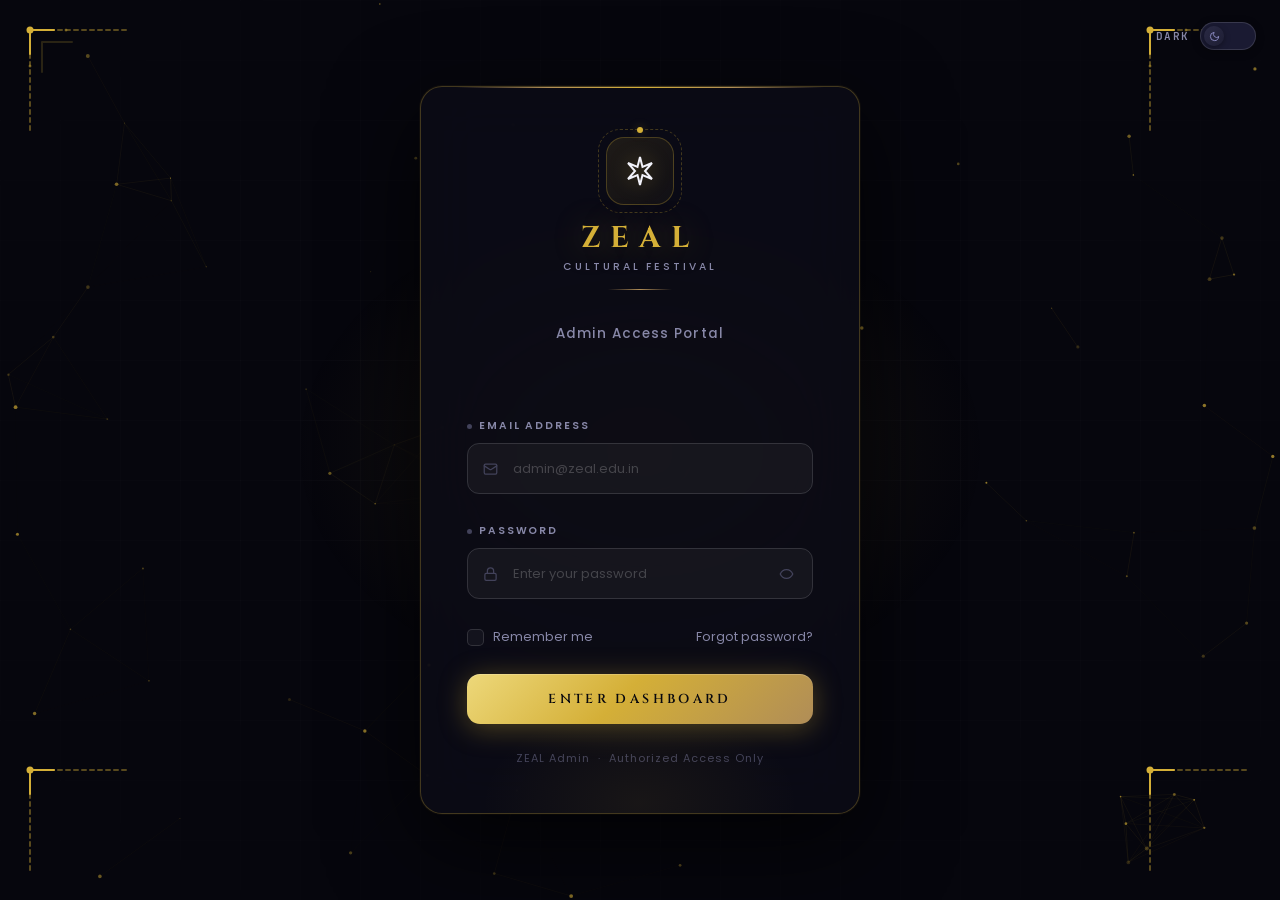
<file: admin/admin-sponsors.html>
<!DOCTYPE html>
<html lang="en">
<head>
  <script>
    (function(){
      var t = localStorage.getItem('zeal-admin-theme') || 'dark-theme';
      document.documentElement.className = t;
    })();
  </script>
  <meta charset="UTF-8" />
  <meta name="viewport" content="width=device-width, initial-scale=1.0" />
  <title>Sponsors — ZEAL Admin</title>
  <link rel="stylesheet" href="https://cdnjs.cloudflare.com/ajax/libs/bootstrap/5.3.2/css/bootstrap.min.css" />
  <link rel="stylesheet" href="https://cdnjs.cloudflare.com/ajax/libs/font-awesome/6.5.1/css/all.min.css" />
  <link rel="stylesheet" href="css/admin.css" />
</head>
<body class="dark-theme">
<div class="admin-shell">

  <aside class="admin-sidebar">
    <div class="sidebar-brand">
      <a href="admin-dashboard.html" class="brand-title">ZEAL</a>
      <div class="brand-sub">Admin Panel</div>
    </div>
    <nav class="sidebar-nav">
      <div class="nav-section-label">Main</div>
      <a href="admin-dashboard.html" class="sidebar-link"><span class="nav-icon"><i class="fa-solid fa-gauge-high"></i></span>Dashboard</a>
      <a href="admin-home.html"      class="sidebar-link"><span class="nav-icon"><i class="fa-solid fa-house"></i></span>Home</a>
      <div class="nav-section-label">Content</div>
      <a href="admin-events.html"        class="sidebar-link"><span class="nav-icon"><i class="fa-solid fa-calendar-star"></i></span>Events</a>
      <a href="admin-team.html"          class="sidebar-link"><span class="nav-icon"><i class="fa-solid fa-users"></i></span>Our Team</a>
      <a href="admin-sponsors.html"      class="sidebar-link active"><span class="nav-icon"><i class="fa-solid fa-handshake"></i></span>Sponsors</a>
      <a href="admin-announcements.html" class="sidebar-link"><span class="nav-icon"><i class="fa-solid fa-bullhorn"></i></span>Announcements</a>
      <a href="admin-footer.html"        class="sidebar-link"><span class="nav-icon"><i class="fa-solid fa-shoe-prints"></i></span>Footer</a>
    </nav>
    <div class="sidebar-footer"><small>ZEAL Admin v1.0</small></div>
  </aside>

  <div class="admin-main">
    <header class="admin-topbar">
      <button class="topbar-toggle"><i class="fa-solid fa-bars"></i></button>
      <span class="topbar-title">Sponsors</span>
      <div class="topbar-spacer"></div>
      <div class="topbar-actions">
        <button class="btn-gold" onclick="openAddCategoryModal()" style="margin-right:6px">
          <i class="fa-solid fa-folder-plus"></i> Add Category
        </button>
        <button class="btn-gold" onclick="openAddSponsorModal()">
          <i class="fa-solid fa-plus"></i> Add Sponsor
        </button>
        <button class="theme-toggle-btn" aria-label="Toggle theme" title="Toggle theme">
          <span class="t-icon-sun">&#9728;</span><span class="t-icon-moon">&#9790;</span>
        </button>
        <button class="topbar-btn" onclick="Auth.logout()" title="Logout"><i class="fa-solid fa-right-from-bracket"></i></button>
        <div class="topbar-avatar">A</div>
      </div>
    </header>

    <main class="admin-content">
      <div class="page-header">
        <h1>Sponsors</h1>
        <p>Manage festival sponsors organised by category.</p>
        <div class="gold-line"></div>
      </div>

      <!-- Filter Bar -->
      <div class="admin-card" style="padding:14px 20px;margin-bottom:18px">
        <div class="row g-2 align-items-center">
          <div class="col-12 col-md-5">
            <div class="input-group">
              <span class="input-group-text"><i class="fa-solid fa-magnifying-glass"></i></span>
              <input class="form-control" id="sponsor-search" placeholder="Search sponsors…" oninput="filterSponsors()" />
            </div>
          </div>
          <div class="col-12 col-md-4">
            <select class="form-select" id="sponsor-category-filter" onchange="filterSponsors()">
              <option value="">All Categories</option>
            </select>
          </div>
          <div class="col text-end">
            <span id="sponsor-count-badge" class="badge-gold">0 Sponsors</span>
          </div>
        </div>
      </div>

      <!-- Sponsors view — grouped by category -->
      <div id="sponsors-container">
        <div class="text-center py-5" style="color:var(--text-muted)">
          <i class="fa-solid fa-spinner fa-spin fa-2x mb-3"></i><br>Loading sponsors…
        </div>
      </div>

    </main>
  </div>
</div>

<!-- ── Add Category Modal ─────────────────────────────── -->
<div class="modal fade" id="categoryModal" tabindex="-1">
  <div class="modal-dialog modal-dialog-centered">
    <div class="modal-content">
      <div class="modal-header">
        <h5 class="modal-title">New Sponsor Category</h5>
        <button type="button" class="btn-close" data-bs-dismiss="modal"></button>
      </div>
      <div class="modal-body">
        <label class="form-label">Category Name *</label>
        <input class="form-control" id="new-category-name" placeholder="e.g. Title Partner, Powered By…" />
      </div>
      <div class="modal-footer">
        <button class="btn-outline" data-bs-dismiss="modal">Cancel</button>
        <button class="btn-gold" id="save-category-btn" onclick="saveCategory()"><i class="fa-solid fa-floppy-disk"></i> Create</button>
      </div>
    </div>
  </div>
</div>

<!-- ── Add / Edit Sponsor Modal ───────────────────────── -->
<div class="modal fade" id="sponsorModal" tabindex="-1">
  <div class="modal-dialog modal-dialog-centered">
    <div class="modal-content">
      <div class="modal-header">
        <h5 class="modal-title" id="sponsorModalTitle">Add Sponsor</h5>
        <button type="button" class="btn-close" data-bs-dismiss="modal"></button>
      </div>
      <div class="modal-body">
        <input type="hidden" id="sponsor-edit-category-id" value="" />
        <input type="hidden" id="sponsor-edit-sponsor-id"  value="" />

        <!-- Logo upload + preview -->
        <div class="mb-3 text-center">
          <div style="width:120px;height:70px;background:var(--bg-secondary);border:1px solid var(--border);border-radius:8px;display:flex;align-items:center;justify-content:center;margin:0 auto 12px;overflow:hidden">
            <img id="sponsor-logo-preview" src="" alt="Logo" style="max-width:110px;max-height:60px;display:none;object-fit:contain" />
            <span id="sponsor-logo-placeholder" style="color:var(--text-muted);font-size:11px">No logo</span>
          </div>
          <label class="form-label">Logo Image</label>
          <input type="file" class="form-control" id="sponsor-logo-file" accept="image/*" />
        </div>

        <div class="mb-3">
          <label class="form-label">Brand Name *</label>
          <input class="form-control" id="sponsor-name" placeholder="e.g. TechCorp India" />
        </div>
        <div class="mb-3">
          <label class="form-label">Category *</label>
          <select class="form-select" id="sponsor-category-select">
            <option value="">Select category…</option>
          </select>
        </div>
      </div>
      <div class="modal-footer">
        <button class="btn-outline" data-bs-dismiss="modal">Cancel</button>
        <button class="btn-gold" id="save-sponsor-btn" onclick="saveSponsor()"><i class="fa-solid fa-floppy-disk"></i> Save</button>
      </div>
    </div>
  </div>
</div>

<script src="https://cdnjs.cloudflare.com/ajax/libs/bootstrap/5.3.2/js/bootstrap.bundle.min.js"></script>
<script src="js/admin.js"></script>
<script src="js/api.js"></script>
<script>
Auth.guardPage();

const BASE_URL = API_BASE.replace('/api', '');
let categories    = []; // full backend response: [{ _id, category, sponsors:[...] }]
let allSponsors   = []; // flattened [{...sponsor, categoryId, categoryName}]
let filteredSponsors = [];

// ── Load ──────────────────────────────────────────────────
async function loadSponsors() {
  try {
    categories = await SponsorsAPI.getAll();

    // Flatten sponsors for search/filter
    allSponsors = [];
    categories.forEach(cat => {
      (cat.sponsors || []).forEach(sp => {
        allSponsors.push({ ...sp, categoryId: cat._id, categoryName: cat.category });
      });
    });
    filteredSponsors = [...allSponsors];

    populateCategoryDropdowns();
    renderSponsors();
  } catch (err) {
    console.error(err);
    Toast.show('Failed to load sponsors: ' + err.message, 'error');
    document.getElementById('sponsors-container').innerHTML =
      `<div class="empty-state admin-card"><i class="fa-solid fa-triangle-exclamation"></i><p>Could not load sponsors.</p></div>`;
  }
}

// ── Populate category selects ─────────────────────────────
function populateCategoryDropdowns() {
  const filterSel  = document.getElementById('sponsor-category-filter');
  const modalSel   = document.getElementById('sponsor-category-select');

  // Preserve current filter selection
  const currentFilter = filterSel.value;

  filterSel.innerHTML = '<option value="">All Categories</option>' +
    categories.map(c => `<option value="${c._id}" ${c._id === currentFilter ? 'selected' : ''}>${c.category}</option>`).join('');

  modalSel.innerHTML = '<option value="">Select category…</option>' +
    categories.map(c => `<option value="${c._id}">${c.category}</option>`).join('');
}

// ── Render sponsors grouped by category ───────────────────
function renderSponsors() {
  const container = document.getElementById('sponsors-container');

  const q        = document.getElementById('sponsor-search').value.toLowerCase();
  const catId    = document.getElementById('sponsor-category-filter').value;

  filteredSponsors = allSponsors.filter(sp => {
    const mq  = !q    || sp.name.toLowerCase().includes(q);
    const mc  = !catId || sp.categoryId === catId;
    return mq && mc;
  });

  document.getElementById('sponsor-count-badge').textContent =
    `${filteredSponsors.length} Sponsor${filteredSponsors.length !== 1 ? 's' : ''}`;

  if (!categories.length) {
    container.innerHTML = `
      <div class="empty-state admin-card">
        <i class="fa-solid fa-handshake"></i>
        <p>No sponsor categories yet.<br>Click "Add Category" to get started.</p>
      </div>`;
    return;
  }

  // Build the grouped view (show all categories, even if filtered)
  const catsToShow = catId ? categories.filter(c => c._id === catId) : categories;

  container.innerHTML = catsToShow.map(cat => {
    // Apply search filter within this category
    const visibleSponsors = (cat.sponsors || []).filter(sp =>
      !q || sp.name.toLowerCase().includes(q)
    );

    return `
    <div class="admin-card" style="margin-bottom:18px">
      <div class="card-header-row" style="margin-bottom:16px">
        <h2 style="font-size:16px"><i class="fa-solid fa-tag me-2" style="color:var(--gold)"></i>${cat.category}</h2>
        <div style="display:flex;gap:8px">
          <button class="btn-add-sm" onclick="openAddSponsorModalForCategory('${cat._id}')">
            <i class="fa-solid fa-plus"></i> Add Sponsor
          </button>
          <button class="btn-danger-sm" onclick="deleteCategory('${cat._id}', '${cat.category.replace(/'/g,"\\'")}')">
            <i class="fa-solid fa-trash"></i> Delete Category
          </button>
        </div>
      </div>

      ${visibleSponsors.length === 0
        ? `<div style="color:var(--text-muted);font-size:13px;text-align:center;padding:16px">
             ${q ? 'No sponsors match your search in this category.' : 'No sponsors in this category yet.'}
           </div>`
        : `<div class="admin-table-wrap">
             <table class="admin-table">
               <thead><tr><th>#</th><th>Logo</th><th>Brand Name</th><th style="width:110px">Actions</th></tr></thead>
               <tbody>
                 ${visibleSponsors.map((sp, vi) => `
                   <tr>
                     <td style="color:var(--text-muted);font-family:var(--font-mono)">${String(vi + 1).padStart(2, '0')}</td>
                     <td>
                       ${sp.logo
                         ? `<img src="${BASE_URL + sp.logo}" alt="${sp.name}" style="height:36px;max-width:80px;object-fit:contain;border-radius:4px;background:#fff;padding:3px" />`
                         : `<div style="width:60px;height:32px;background:var(--bg-secondary);border:1px solid var(--border);border-radius:4px;display:flex;align-items:center;justify-content:center;font-size:10px;color:var(--text-muted)">No logo</div>`}
                     </td>
                     <td><strong>${sp.name}</strong></td>
                     <td>
                       <div style="display:flex;gap:6px">
                         <button class="btn-edit-sm"   onclick="openEditSponsorModal('${cat._id}','${sp._id}')"><i class="fa-solid fa-pen"></i></button>
                         <button class="btn-danger-sm" onclick="deleteSponsor('${cat._id}','${sp._id}','${sp.name.replace(/'/g,"\\'")}')"><i class="fa-solid fa-trash"></i></button>
                       </div>
                     </td>
                   </tr>`).join('')}
               </tbody>
             </table>
           </div>`}
    </div>`;
  }).join('');
}

function filterSponsors() {
  renderSponsors();
}

// ── Category: Create ──────────────────────────────────────
function openAddCategoryModal() {
  document.getElementById('new-category-name').value = '';
  openModal('categoryModal');
}

async function saveCategory() {
  const name = document.getElementById('new-category-name').value.trim();
  if (!name) { Toast.show('Category name is required.', 'error'); return; }

  const btn = document.getElementById('save-category-btn');
  btn.disabled = true;
  btn.innerHTML = '<i class="fa-solid fa-spinner fa-spin"></i> Creating…';

  try {
    await SponsorsAPI.createCategory(name);
    Toast.show('Category created!', 'success');
    closeModal('categoryModal');
    await loadSponsors();
  } catch (err) {
    Toast.show('Failed: ' + err.message, 'error');
  } finally {
    btn.disabled = false;
    btn.innerHTML = '<i class="fa-solid fa-floppy-disk"></i> Create';
  }
}

// ── Category: Delete ──────────────────────────────────────
async function deleteCategory(id, name) {
  confirmDelete(`Delete category "${name}" and all its sponsors?`, async () => {
    try {
      await SponsorsAPI.deleteCategory(id);
      Toast.show('Category deleted.', 'success');
      await loadSponsors();
    } catch (err) {
      Toast.show('Delete failed: ' + err.message, 'error');
    }
  });
}

// ── Sponsor: Add ──────────────────────────────────────────
function openAddSponsorModal() {
  _resetSponsorModal('Add Sponsor');
  openModal('sponsorModal');
}

function openAddSponsorModalForCategory(categoryId) {
  _resetSponsorModal('Add Sponsor');
  document.getElementById('sponsor-category-select').value = categoryId;
  openModal('sponsorModal');
}

function _resetSponsorModal(title) {
  document.getElementById('sponsorModalTitle').textContent = title;
  document.getElementById('sponsor-edit-category-id').value = '';
  document.getElementById('sponsor-edit-sponsor-id').value  = '';
  document.getElementById('sponsor-name').value             = '';
  document.getElementById('sponsor-category-select').value  = '';
  document.getElementById('sponsor-logo-file').value        = '';
  document.getElementById('sponsor-logo-preview').style.display     = 'none';
  document.getElementById('sponsor-logo-placeholder').style.display = 'block';
}

// ── Sponsor: Edit ─────────────────────────────────────────
function openEditSponsorModal(categoryId, sponsorId) {
  const cat = categories.find(c => c._id === categoryId);
  const sp  = cat && cat.sponsors.find(s => s._id === sponsorId);
  if (!sp) return;

  document.getElementById('sponsorModalTitle').textContent         = 'Edit Sponsor';
  document.getElementById('sponsor-edit-category-id').value        = categoryId;
  document.getElementById('sponsor-edit-sponsor-id').value         = sponsorId;
  document.getElementById('sponsor-name').value                    = sp.name;
  document.getElementById('sponsor-category-select').value         = categoryId;
  document.getElementById('sponsor-logo-file').value               = '';

  const preview     = document.getElementById('sponsor-logo-preview');
  const placeholder = document.getElementById('sponsor-logo-placeholder');
  if (sp.logo) {
    preview.src = BASE_URL + sp.logo;
    preview.style.display     = 'block';
    placeholder.style.display = 'none';
  } else {
    preview.style.display     = 'none';
    placeholder.style.display = 'block';
  }

  openModal('sponsorModal');
}

// ── Sponsor: Save ─────────────────────────────────────────
async function saveSponsor() {
  const name       = document.getElementById('sponsor-name').value.trim();
  const categoryId = document.getElementById('sponsor-category-select').value;
  const editCatId  = document.getElementById('sponsor-edit-category-id').value;
  const editSpId   = document.getElementById('sponsor-edit-sponsor-id').value;
  const logoFile   = document.getElementById('sponsor-logo-file').files[0];

  if (!name)       { Toast.show('Brand name is required.', 'error');     return; }
  if (!categoryId) { Toast.show('Please select a category.', 'error');   return; }

  const formData = new FormData();
  formData.append('name', name);
  if (logoFile) formData.append('image', logoFile);

  const btn = document.getElementById('save-sponsor-btn');
  btn.disabled = true;
  btn.innerHTML = '<i class="fa-solid fa-spinner fa-spin"></i> Saving…';

  try {
    if (editSpId) {
      await SponsorsAPI.updateSponsor(editCatId, editSpId, formData);
      Toast.show('Sponsor updated!', 'success');
    } else {
      await SponsorsAPI.addSponsor(categoryId, formData);
      Toast.show('Sponsor added!', 'success');
    }
    closeModal('sponsorModal');
    await loadSponsors();
  } catch (err) {
    Toast.show('Save failed: ' + err.message, 'error');
  } finally {
    btn.disabled = false;
    btn.innerHTML = '<i class="fa-solid fa-floppy-disk"></i> Save';
  }
}

// ── Sponsor: Delete ───────────────────────────────────────
async function deleteSponsor(categoryId, sponsorId, name) {
  confirmDelete(`Remove "${name}"?`, async () => {
    try {
      await SponsorsAPI.deleteSponsor(categoryId, sponsorId);
      Toast.show('Sponsor removed.', 'success');
      await loadSponsors();
    } catch (err) {
      Toast.show('Delete failed: ' + err.message, 'error');
    }
  });
}

// ── Logo file preview ─────────────────────────────────────
document.addEventListener('DOMContentLoaded', () => {
  loadSponsors();

  document.getElementById('sponsor-logo-file').addEventListener('change', function () {
    const file = this.files[0];
    if (!file) return;
    const reader = new FileReader();
    reader.onload = e => {
      const preview = document.getElementById('sponsor-logo-preview');
      preview.src = e.target.result;
      preview.style.display = 'block';
      document.getElementById('sponsor-logo-placeholder').style.display = 'none';
    };
    reader.readAsDataURL(file);
  });
});
</script>
</body>
</html>
</file>
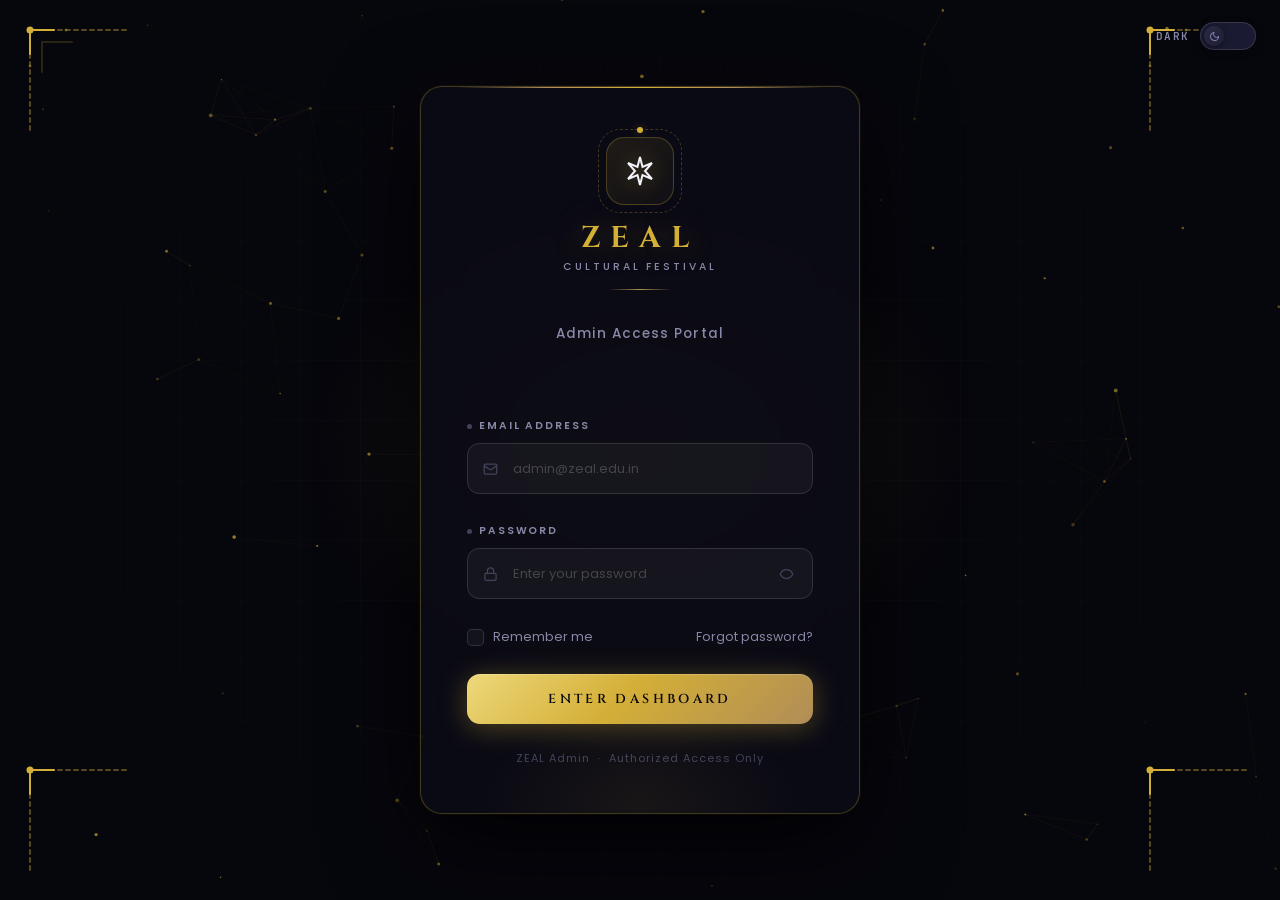
<file: admin/admin-team.html>
<!DOCTYPE html>
<html lang="en">
<head>
  <script>
    (function(){
      var t = localStorage.getItem('zeal-admin-theme') || 'dark-theme';
      document.documentElement.className = t;
    })();
  </script>
  <meta charset="UTF-8" />
  <meta name="viewport" content="width=device-width, initial-scale=1.0" />
  <title>Our Team — ZEAL Admin</title>
  <link rel="stylesheet" href="https://cdnjs.cloudflare.com/ajax/libs/bootstrap/5.3.2/css/bootstrap.min.css" />
  <link rel="stylesheet" href="https://cdnjs.cloudflare.com/ajax/libs/font-awesome/6.5.1/css/all.min.css" />
  <link rel="stylesheet" href="css/admin.css" />
</head>
<body class="dark-theme">
<div class="admin-shell">

  <aside class="admin-sidebar">
    <div class="sidebar-brand">
      <a href="admin-dashboard.html" class="brand-title">ZEAL</a>
      <div class="brand-sub">Admin Panel</div>
    </div>
    <nav class="sidebar-nav">
      <div class="nav-section-label">Main</div>
      <a href="admin-dashboard.html" class="sidebar-link"><span class="nav-icon"><i class="fa-solid fa-gauge-high"></i></span>Dashboard</a>
      <a href="admin-home.html"      class="sidebar-link"><span class="nav-icon"><i class="fa-solid fa-house"></i></span>Home</a>
      <div class="nav-section-label">Content</div>
      <a href="admin-events.html"        class="sidebar-link"><span class="nav-icon"><i class="fa-solid fa-calendar-star"></i></span>Events</a>
      <a href="admin-team.html"          class="sidebar-link active"><span class="nav-icon"><i class="fa-solid fa-users"></i></span>Our Team</a>
      <a href="admin-sponsors.html"      class="sidebar-link"><span class="nav-icon"><i class="fa-solid fa-handshake"></i></span>Sponsors</a>
      <a href="admin-announcements.html" class="sidebar-link"><span class="nav-icon"><i class="fa-solid fa-bullhorn"></i></span>Announcements</a>
      <a href="admin-footer.html"        class="sidebar-link"><span class="nav-icon"><i class="fa-solid fa-shoe-prints"></i></span>Footer</a>
    </nav>
    <div class="sidebar-footer"><small>ZEAL Admin v1.0</small></div>
  </aside>

  <div class="admin-main">
    <header class="admin-topbar">
      <button class="topbar-toggle"><i class="fa-solid fa-bars"></i></button>
      <span class="topbar-title">Our Team</span>
      <div class="topbar-spacer"></div>
      <div class="topbar-actions">
        <button class="btn-gold" onclick="openAddSectionModal()">
          <i class="fa-solid fa-plus"></i> Add Section
        </button>
        <button class="theme-toggle-btn" aria-label="Toggle theme" title="Toggle theme">
          <span class="t-icon-sun">&#9728;</span><span class="t-icon-moon">&#9790;</span>
        </button>
        <button class="topbar-btn" onclick="Auth.logout()" title="Logout"><i class="fa-solid fa-right-from-bracket"></i></button>
        <div class="topbar-avatar">A</div>
      </div>
    </header>

    <main class="admin-content">
      <div class="page-header">
        <h1>Our Team</h1>
        <p>Manage team sections and member profiles.</p>
        <div class="gold-line"></div>
      </div>
      <div id="team-sections-container">
        <div class="text-center py-5" style="color:var(--text-muted)">
          <i class="fa-solid fa-spinner fa-spin fa-2x mb-3"></i><br>Loading sections…
        </div>
      </div>
    </main>
  </div>
</div>

<!-- ── Add / Edit Section Modal ──────────────────────────── -->
<div class="modal fade" id="sectionModal" tabindex="-1">
  <div class="modal-dialog modal-dialog-centered">
    <div class="modal-content">
      <div class="modal-header">
        <h5 class="modal-title" id="sectionModalTitle">Add Section</h5>
        <button type="button" class="btn-close" data-bs-dismiss="modal"></button>
      </div>
      <div class="modal-body">
        <input type="hidden" id="section-edit-id" value="" />
        <div class="mb-3">
          <label class="form-label">Section Title *</label>
          <input class="form-control" id="section-title" placeholder="e.g. Conveners, Coordinators…" />
        </div>
      </div>
      <div class="modal-footer">
        <button class="btn-outline" data-bs-dismiss="modal">Cancel</button>
        <button class="btn-gold" id="save-section-btn" onclick="saveSection()"><i class="fa-solid fa-floppy-disk"></i> Save</button>
      </div>
    </div>
  </div>
</div>

<!-- ── Add / Edit Member Modal ───────────────────────── -->
<div class="modal fade" id="memberModal" tabindex="-1">
  <div class="modal-dialog modal-dialog-centered modal-lg">
    <div class="modal-content">
      <div class="modal-header">
        <h5 class="modal-title" id="memberModalTitle">Add Member</h5>
        <button type="button" class="btn-close" data-bs-dismiss="modal"></button>
      </div>
      <div class="modal-body">
        <input type="hidden" id="member-section-id" value="" />
        <input type="hidden" id="member-edit-id"    value="" />
        <div class="row g-3">
          <div class="col-12 d-flex gap-3 align-items-center mb-1">
            <img id="member-avatar-preview"
              src="https://ui-avatars.com/api/?name=Member&background=D4AF37&color=000&size=80"
              style="width:64px;height:64px;border-radius:50%;object-fit:cover;border:2px solid var(--gold-border)" />
            <div>
              <label class="form-label mb-1">Profile Photo</label>
              <input type="file" class="form-control" id="member-image" accept="image/*" />
            </div>
          </div>
          <div class="col-12 col-md-6">
            <label class="form-label">Name *</label>
            <input class="form-control" id="member-name" placeholder="Full name" />
          </div>
          <div class="col-12 col-md-6">
            <label class="form-label">Designation *</label>
            <input class="form-control" id="member-designation" placeholder="e.g. Event Head" />
          </div>
          <div class="col-12 col-md-6">
            <label class="form-label">Phone Number</label>
            <div class="input-group">
              <span class="input-group-text"><i class="fa-solid fa-phone"></i></span>
              <input class="form-control" id="member-phone" placeholder="+91 XXXXX XXXXX" />
            </div>
          </div>
          <div class="col-12 col-md-6">
            <label class="form-label">Instagram Handle</label>
            <div class="input-group">
              <span class="input-group-text"><i class="fa-brands fa-instagram"></i></span>
              <input class="form-control" id="member-instagram" placeholder="username (no @)" />
            </div>
          </div>
        </div>
      </div>
      <div class="modal-footer">
        <button class="btn-outline" data-bs-dismiss="modal">Cancel</button>
        <button class="btn-gold" id="save-member-btn" onclick="saveMember()"><i class="fa-solid fa-floppy-disk"></i> Save Member</button>
      </div>
    </div>
  </div>
</div>

<script src="https://cdnjs.cloudflare.com/ajax/libs/bootstrap/5.3.2/js/bootstrap.bundle.min.js"></script>
<script src="js/admin.js"></script>
<script src="js/api.js"></script>
<script>
Auth.guardPage();

const BASE_URL = API_BASE.replace('/api', '');
let teamSections = [];

// ── Load from API ──────────────────────────────────────────
async function loadTeam() {
  try {
    teamSections = await TeamAPI.getAll();
    renderAllSections();
  } catch (err) {
    console.error(err);
    Toast.show('Failed to load team data: ' + err.message, 'error');
    document.getElementById('team-sections-container').innerHTML =
      `<div class="empty-state admin-card"><i class="fa-solid fa-triangle-exclamation"></i><p>Could not load team data.</p></div>`;
  }
}

// ── Render All Sections ────────────────────────────────────
function renderAllSections() {
  const container = document.getElementById('team-sections-container');

  if (!teamSections.length) {
    container.innerHTML = `
      <div class="empty-state admin-card">
        <i class="fa-solid fa-users"></i>
        <p>No team sections yet.<br>Click "Add Section" to create the first one.</p>
      </div>`;
    return;
  }

  container.innerHTML = teamSections.map(sec => `
    <div class="team-section-block">
      <div class="team-section-head">
        <h3><i class="fa-solid fa-layer-group me-2"></i>${sec.sectionName}</h3>
        <div style="display:flex;gap:8px;align-items:center">
          <span style="font-size:12px;color:var(--text-muted)">${sec.members.length} member${sec.members.length !== 1 ? 's' : ''}</span>
          <button class="btn-add-sm"    onclick="openAddMemberModal('${sec._id}')"><i class="fa-solid fa-plus"></i> Add Member</button>
          <button class="btn-edit-sm"   onclick="openEditSectionModal('${sec._id}')"><i class="fa-solid fa-pen"></i></button>
          <button class="btn-danger-sm" onclick="deleteSection('${sec._id}', '${sec.sectionName.replace(/'/g,"\\'")}')"><i class="fa-solid fa-trash"></i></button>
        </div>
      </div>
      <div class="team-section-body">
        ${sec.members.length === 0
          ? `<div style="color:var(--text-muted);font-size:13px;text-align:center;padding:16px">No members in this section yet.</div>`
          : sec.members.map(m => `
            <div class="member-card">
              <img class="member-avatar"
                src="${m.image ? (BASE_URL + m.image) : `https://ui-avatars.com/api/?name=${encodeURIComponent(m.name)}&background=D4AF37&color=000&size=60`}"
                alt="${m.name}" />
              <div class="member-info">
                <strong>${m.name}</strong>
                <span>${m.designation}</span>
                ${m.phone    ? `<div style="font-size:11px;color:var(--text-muted);margin-top:2px"><i class="fa-solid fa-phone" style="width:12px"></i> ${m.phone}</div>` : ''}
                ${m.instagram ? `<div style="font-size:11px;color:var(--text-muted)"><i class="fa-brands fa-instagram" style="width:12px"></i> @${m.instagram}</div>` : ''}
              </div>
              <div class="member-actions">
                <button class="btn-edit-sm"   onclick="openEditMemberModal('${sec._id}','${m._id}')"><i class="fa-solid fa-pen"></i></button>
                <button class="btn-danger-sm" onclick="deleteMember('${sec._id}','${m._id}','${m.name.replace(/'/g,"\\'")}')"><i class="fa-solid fa-trash"></i></button>
              </div>
            </div>`).join('')}
      </div>
    </div>`).join('');
}

// ── Section: Add ──────────────────────────────────────────
function openAddSectionModal() {
  document.getElementById('sectionModalTitle').textContent = 'Add Section';
  document.getElementById('section-edit-id').value = '';
  document.getElementById('section-title').value   = '';
  openModal('sectionModal');
}

// ── Section: Edit ─────────────────────────────────────────
function openEditSectionModal(id) {
  const sec = teamSections.find(s => s._id === id);
  if (!sec) return;
  document.getElementById('sectionModalTitle').textContent = 'Edit Section';
  document.getElementById('section-edit-id').value = sec._id;
  document.getElementById('section-title').value   = sec.sectionName;
  openModal('sectionModal');
}

// ── Section: Save (Create only — backend has no update section endpoint, so we handle gracefully) ──
async function saveSection() {
  const title  = document.getElementById('section-title').value.trim();
  const editId = document.getElementById('section-edit-id').value;
  if (!title) { Toast.show('Section title is required.', 'error'); return; }

  const btn = document.getElementById('save-section-btn');
  btn.disabled = true;
  btn.innerHTML = '<i class="fa-solid fa-spinner fa-spin"></i> Saving…';

  try {
    if (editId) {
      // No backend update-section endpoint exists; update locally for display
      // and re-render. A full rename would require a backend endpoint.
      const sec = teamSections.find(s => s._id === editId);
      if (sec) sec.sectionName = title;
      renderAllSections();
      Toast.show('Section name updated (local). Refresh to revert.', 'info');
    } else {
      await TeamAPI.createSection(title);
      Toast.show('Section created!', 'success');
      await loadTeam();
    }
    closeModal('sectionModal');
  } catch (err) {
    Toast.show('Save failed: ' + err.message, 'error');
  } finally {
    btn.disabled = false;
    btn.innerHTML = '<i class="fa-solid fa-floppy-disk"></i> Save';
  }
}

// ── Section: Delete ───────────────────────────────────────
async function deleteSection(id, name) {
  confirmDelete(`Delete section "${name}" and all its members?`, async () => {
    try {
      await TeamAPI.deleteSection(id);
      Toast.show('Section deleted.', 'success');
      await loadTeam();
    } catch (err) {
      Toast.show('Delete failed: ' + err.message, 'error');
    }
  });
}

// ── Member: Add ───────────────────────────────────────────
function openAddMemberModal(sectionId) {
  document.getElementById('memberModalTitle').textContent = 'Add Member';
  document.getElementById('member-section-id').value = sectionId;
  document.getElementById('member-edit-id').value    = '';
  document.getElementById('member-name').value        = '';
  document.getElementById('member-designation').value = '';
  document.getElementById('member-phone').value       = '';
  document.getElementById('member-instagram').value   = '';
  document.getElementById('member-image').value       = '';
  document.getElementById('member-avatar-preview').src =
    'https://ui-avatars.com/api/?name=Member&background=D4AF37&color=000&size=80';
  openModal('memberModal');
}

// ── Member: Edit ──────────────────────────────────────────
function openEditMemberModal(sectionId, memberId) {
  const sec = teamSections.find(s => s._id === sectionId);
  const m   = sec && sec.members.find(m => m._id === memberId);
  if (!m) return;

  document.getElementById('memberModalTitle').textContent  = 'Edit Member';
  document.getElementById('member-section-id').value  = sectionId;
  document.getElementById('member-edit-id').value     = memberId;
  document.getElementById('member-name').value         = m.name;
  document.getElementById('member-designation').value  = m.designation;
  document.getElementById('member-phone').value        = m.phone || '';
  document.getElementById('member-instagram').value    = m.instagram || '';
  document.getElementById('member-image').value        = '';
  document.getElementById('member-avatar-preview').src =
    m.image
      ? BASE_URL + m.image
      : `https://ui-avatars.com/api/?name=${encodeURIComponent(m.name)}&background=D4AF37&color=000&size=80`;
  openModal('memberModal');
}

// ── Member: Save ──────────────────────────────────────────
async function saveMember() {
  const name        = document.getElementById('member-name').value.trim();
  const designation = document.getElementById('member-designation').value.trim();
  const phone       = document.getElementById('member-phone').value.trim();
  const instagram   = document.getElementById('member-instagram').value.trim();
  const sectionId   = document.getElementById('member-section-id').value;
  const editId      = document.getElementById('member-edit-id').value;
  const imageFile   = document.getElementById('member-image').files[0];

  if (!name || !designation) {
    Toast.show('Name and Designation are required.', 'error'); return;
  }

  const formData = new FormData();
  formData.append('name', name);
  formData.append('designation', designation);
  if (phone)     formData.append('phone', phone);
  if (instagram) formData.append('instagram', instagram);
  if (imageFile) formData.append('image', imageFile);

  const btn = document.getElementById('save-member-btn');
  btn.disabled = true;
  btn.innerHTML = '<i class="fa-solid fa-spinner fa-spin"></i> Saving…';

  try {
    if (editId) {
      await TeamAPI.updateMember(sectionId, editId, formData);
      Toast.show('Member updated!', 'success');
    } else {
      await TeamAPI.addMember(sectionId, formData);
      Toast.show('Member added!', 'success');
    }
    closeModal('memberModal');
    await loadTeam();
  } catch (err) {
    Toast.show('Save failed: ' + err.message, 'error');
  } finally {
    btn.disabled = false;
    btn.innerHTML = '<i class="fa-solid fa-floppy-disk"></i> Save Member';
  }
}

// ── Member: Delete ────────────────────────────────────────
async function deleteMember(sectionId, memberId, name) {
  confirmDelete(`Remove ${name}?`, async () => {
    try {
      await TeamAPI.deleteMember(sectionId, memberId);
      Toast.show('Member removed.', 'success');
      await loadTeam();
    } catch (err) {
      Toast.show('Delete failed: ' + err.message, 'error');
    }
  });
}

// ── Avatar preview on file select ─────────────────────────
document.addEventListener('DOMContentLoaded', () => {
  loadTeam();
  document.getElementById('member-image').addEventListener('change', function () {
    const file = this.files[0];
    if (!file) return;
    const reader = new FileReader();
    reader.onload = e => {
      document.getElementById('member-avatar-preview').src = e.target.result;
    };
    reader.readAsDataURL(file);
  });
});
</script>
</body>
</html>
</file>
<file: css/style.css>
/* ========================================
   ZEAL Cultural Festival - Main Styles
   ======================================== */

:root {
  --bg-primary: #0B0B10;
  --bg-secondary: #14141A;
  --bg-card: #1A1A24;
  --gold: #D4AF37;
  --gold-bronze: #B08D57;
  --gold-glow: rgba(212, 175, 55, 0.35);
  --gold-glow-soft: rgba(212, 175, 55, 0.15);
  --text-primary: #F2F2F2;
  --text-secondary: #A0A0B0;
  --border-gold: rgba(212, 175, 55, 0.3);
  --font-heading: 'Cinzel', serif;
  --font-subheading: 'Playfair Display', serif;
  --font-body: 'Poppins', sans-serif;
  --transition: all 0.4s cubic-bezier(0.25, 0.46, 0.45, 0.94);
}

* {
  margin: 0;
  padding: 0;
  box-sizing: border-box;
}

html {
  scroll-behavior: smooth;
  overflow-x: hidden;
}

body {
  background-color: var(--bg-primary);
  color: var(--text-primary);
  font-family: var(--font-body);
  overflow-x: hidden;
  cursor: none;
}

body.touch-device {
  cursor: auto;
}

/* ====== SCROLLBAR ====== */
::-webkit-scrollbar {
  width: 6px;
}
::-webkit-scrollbar-track {
  background: var(--bg-secondary);
}
::-webkit-scrollbar-thumb {
  background: var(--gold);
  border-radius: 3px;
}

/* ====== TYPOGRAPHY ====== */
h1, h2, h3 {
  font-family: var(--font-heading);
  letter-spacing: 0.05em;
}

h4, h5, h6 {
  font-family: var(--font-subheading);
}

/* ====== LOADER ====== */
#loader {
  position: fixed;
  inset: 0;
  background: #000;
  z-index: 10000;
  display: flex;
  flex-direction: column;
  align-items: center;
  justify-content: center;
  overflow: hidden;
}

#loader-canvas {
  position: absolute;
  inset: 0;
  width: 100%;
  height: 100%;
}

.loader-content {
  position: relative;
  z-index: 2;
  text-align: center;
  opacity: 0;
}

.loader-content .brand-name {
  font-family: var(--font-heading);
  font-size: clamp(4rem, 12vw, 8rem);
  font-weight: 700;
  color: var(--gold);
  letter-spacing: 0.3em;
  text-shadow: 0 0 40px var(--gold-glow), 0 0 80px rgba(212,175,55,0.2);
  display: block;
  line-height: 1;
}

.loader-content .brand-subtitle {
  font-family: var(--font-subheading);
  font-size: clamp(0.9rem, 2vw, 1.2rem);
  color: var(--text-secondary);
  letter-spacing: 0.4em;
  text-transform: uppercase;
  margin-top: 1rem;
  display: block;
}

.loader-progress {
  position: absolute;
  bottom: 10%;
  left: 50%;
  transform: translateX(-50%);
  width: min(300px, 80vw);
  z-index: 2;
}

.loader-progress-bar {
  height: 2px;
  background: rgba(212,175,55,0.2);
  border-radius: 1px;
  overflow: hidden;
}

.loader-progress-fill {
  height: 100%;
  background: linear-gradient(90deg, var(--gold-bronze), var(--gold));
  width: 0%;
  transition: width 0.1s linear;
  box-shadow: 0 0 10px var(--gold);
}

.loader-progress-text {
  text-align: center;
  font-family: var(--font-heading);
  font-size: 0.75rem;
  color: var(--gold);
  letter-spacing: 0.3em;
  margin-top: 0.5rem;
  opacity: 0.7;
}

/* ====== PARTICLES CANVAS ====== */
#particles-canvas {
  position: fixed;
  inset: 0;
  z-index: 0;
  pointer-events: none;
  opacity: 0.4;
}

/* ====== NAVBAR ====== */
.navbar-zeal {
  position: fixed;
  top: 0;
  left: 0;
  right: 0;
  z-index: 1000;
  padding: 1.2rem 0;
  transition: var(--transition);
  background: transparent;
}

.navbar-zeal.scrolled {
  padding: 0.7rem 0;
  background: rgba(11, 11, 16, 0.92);
  backdrop-filter: blur(20px);
  -webkit-backdrop-filter: blur(20px);
  border-bottom: 1px solid var(--border-gold);
  box-shadow: 0 4px 30px rgba(0,0,0,0.5);
}

.navbar-brand-zeal {
  font-family: var(--font-heading);
  font-size: 1.8rem;
  font-weight: 700;
  color: var(--gold) !important;
  letter-spacing: 0.2em;
  text-shadow: 0 0 20px var(--gold-glow);
  text-decoration: none;
}

.navbar-brand-zeal span {
  font-size: 0.65rem;
  display: block;
  color: var(--text-secondary);
  letter-spacing: 0.3em;
  font-family: var(--font-body);
  font-weight: 300;
  text-transform: uppercase;
  line-height: 1;
  text-shadow: none;
  margin-top: -2px;
}

.nav-link-zeal {
  font-family: var(--font-heading);
  font-size: 0.78rem;
  letter-spacing: 0.15em;
  color: var(--text-primary) !important;
  text-transform: uppercase;
  text-decoration: none;
  padding: 0.5rem 1rem !important;
  position: relative;
  transition: var(--transition);
}

.nav-link-zeal::after {
  content: '';
  position: absolute;
  bottom: 0;
  left: 50%;
  transform: translateX(-50%);
  width: 0;
  height: 1px;
  background: var(--gold);
  transition: width 0.3s ease;
  box-shadow: 0 0 8px var(--gold);
}

.nav-link-zeal:hover {
  color: var(--gold) !important;
}

.nav-link-zeal:hover::after,
.nav-link-zeal.active::after {
  width: 60%;
}

.nav-link-zeal.active {
  color: var(--gold) !important;
}

/* Mobile menu panel */
#mobileMenu:not(.collapse) {
  background: rgba(11, 11, 16, 0.97);
  backdrop-filter: blur(20px);
  -webkit-backdrop-filter: blur(20px);
  border-top: 1px solid var(--border-gold);
  border-bottom: 1px solid var(--border-gold);
  padding: 1rem;
  margin-top: 0.5rem;
  border-radius: 4px;
}

.btn-register {
  font-family: var(--font-heading);
  font-size: 0.75rem;
  letter-spacing: 0.2em;
  text-transform: uppercase;
  padding: 0.6rem 1.5rem;
  background: transparent;
  border: 1px solid var(--gold);
  color: var(--gold) !important;
  border-radius: 2px;
  transition: var(--transition);
  position: relative;
  overflow: hidden;
}

.btn-register::before {
  content: '';
  position: absolute;
  inset: 0;
  background: var(--gold);
  transform: scaleX(0);
  transform-origin: right;
  transition: transform 0.4s cubic-bezier(0.25, 0.46, 0.45, 0.94);
  z-index: -1;
}

.btn-register:hover {
  color: var(--bg-primary) !important;
  box-shadow: 0 0 25px var(--gold-glow);
}

.btn-register:hover::before {
  transform: scaleX(1);
  transform-origin: left;
}

/* ====== HERO SECTION ====== */
.hero-section {
  position: relative;
  height: 100vh;
  min-height: 600px;
  display: flex;
  align-items: center;
  justify-content: center;
  overflow: hidden;
  background: var(--bg-primary);
}

.hero-bg {
  position: absolute;
  inset: 0;
  z-index: 0;
}

.hero-bg-gradient {
  position: absolute;
  inset: 0;
  background: 
    radial-gradient(ellipse 80% 50% at 50% 0%, rgba(212,175,55,0.08) 0%, transparent 60%),
    radial-gradient(ellipse 60% 60% at 80% 100%, rgba(176,141,87,0.06) 0%, transparent 50%),
    linear-gradient(180deg, #000 0%, var(--bg-primary) 30%, var(--bg-primary) 70%, #000 100%);
}

.hero-pillars {
  position: absolute;
  inset: 0;
  background-image: 
    repeating-linear-gradient(
      90deg,
      transparent,
      transparent 120px,
      rgba(212,175,55,0.03) 120px,
      rgba(212,175,55,0.03) 122px
    );
}

.hero-glow-orb {
  position: absolute;
  border-radius: 50%;
  filter: blur(80px);
  opacity: 0.3;
}

.hero-glow-orb-1 {
  width: 500px;
  height: 300px;
  background: radial-gradient(circle, rgba(212,175,55,0.4) 0%, transparent 70%);
  top: -10%;
  left: 50%;
  transform: translateX(-50%);
}

.hero-glow-orb-2 {
  width: 300px;
  height: 300px;
  background: radial-gradient(circle, rgba(176,141,87,0.3) 0%, transparent 70%);
  bottom: 10%;
  right: 10%;
}

.hero-content {
  position: relative;
  z-index: 2;
  text-align: center;
  padding: 0 1rem;
}

.hero-eyebrow {
  font-family: var(--font-heading);
  font-size: clamp(0.7rem, 1.5vw, 0.85rem);
  letter-spacing: 0.5em;
  color: var(--gold);
  text-transform: uppercase;
  margin-bottom: 1.5rem;
  opacity: 0;
  display: flex;
  align-items: center;
  justify-content: center;
  gap: 1rem;
}

.hero-eyebrow::before,
.hero-eyebrow::after {
  content: '';
  width: 40px;
  height: 1px;
  background: linear-gradient(90deg, transparent, var(--gold));
}

.hero-eyebrow::after {
  background: linear-gradient(90deg, var(--gold), transparent);
}

.hero-title {
  font-family: var(--font-heading);
  font-size: clamp(5rem, 18vw, 14rem);
  font-weight: 900;
  line-height: 0.85;
  letter-spacing: 0.1em;
  color: transparent;
  background: linear-gradient(135deg, #F2F2F2 0%, var(--gold) 40%, var(--gold-bronze) 60%, #F2F2F2 100%);
  -webkit-background-clip: text;
  background-clip: text;
  text-shadow: none;
  filter: drop-shadow(0 0 40px rgba(212,175,55,0.4));
  opacity: 0;
  display: block;
}

.hero-subtitle {
  font-family: var(--font-subheading);
  font-size: clamp(1rem, 2.5vw, 1.4rem);
  color: var(--text-secondary);
  letter-spacing: 0.2em;
  margin: 1.5rem 0 3rem;
  font-style: italic;
  opacity: 0;
}

.hero-subtitle strong {
  color: var(--gold);
  font-style: normal;
}

.hero-buttons {
  display: flex;
  gap: 1.5rem;
  justify-content: center;
  flex-wrap: wrap;
  opacity: 0;
}

.btn-hero-primary {
  font-family: var(--font-heading);
  font-size: 0.78rem;
  letter-spacing: 0.25em;
  text-transform: uppercase;
  padding: 1rem 2.5rem;
  background: linear-gradient(135deg, var(--gold), var(--gold-bronze));
  color: var(--bg-primary);
  border: none;
  border-radius: 2px;
  text-decoration: none;
  display: inline-block;
  transition: var(--transition);
  box-shadow: 0 0 30px var(--gold-glow);
  position: relative;
  overflow: hidden;
}

.btn-hero-primary::after {
  content: '';
  position: absolute;
  inset: 0;
  background: linear-gradient(135deg, rgba(255,255,255,0.2), transparent);
  opacity: 0;
  transition: opacity 0.3s;
}

.btn-hero-primary:hover {
  transform: translateY(-3px);
  box-shadow: 0 10px 40px var(--gold-glow), 0 0 60px rgba(212,175,55,0.2);
  color: var(--bg-primary);
}

.btn-hero-primary:hover::after {
  opacity: 1;
}

.btn-hero-secondary {
  font-family: var(--font-heading);
  font-size: 0.78rem;
  letter-spacing: 0.25em;
  text-transform: uppercase;
  padding: 1rem 2.5rem;
  background: transparent;
  color: var(--text-primary);
  border: 1px solid rgba(242,242,242,0.3);
  border-radius: 2px;
  text-decoration: none;
  display: inline-block;
  transition: var(--transition);
}

.btn-hero-secondary:hover {
  border-color: var(--gold);
  color: var(--gold);
  background: var(--gold-glow-soft);
  transform: translateY(-3px);
}

.hero-scroll-indicator {
  position: absolute;
  bottom: 2rem;
  left: 50%;
  transform: translateX(-50%);
  z-index: 2;
  display: flex;
  flex-direction: column;
  align-items: center;
  gap: 0.5rem;
  opacity: 0.6;
}

.hero-scroll-line {
  width: 1px;
  height: 50px;
  background: linear-gradient(180deg, transparent, var(--gold));
  animation: scrollPulse 2s ease-in-out infinite;
}

@keyframes scrollPulse {
  0%, 100% { opacity: 0.3; transform: scaleY(0.5); }
  50% { opacity: 1; transform: scaleY(1); }
}

/* ====== SECTION STYLES ====== */
.section-zeal {
  position: relative;
  padding: 100px 0;
}

.section-header {
  text-align: center;
  margin-bottom: 4rem;
}

.section-eyebrow {
  font-family: var(--font-heading);
  font-size: 0.72rem;
  letter-spacing: 0.5em;
  color: var(--gold);
  text-transform: uppercase;
  display: block;
  margin-bottom: 1rem;
}

.section-title {
  font-family: var(--font-heading);
  font-size: clamp(1.8rem, 5vw, 3.5rem);
  color: var(--text-primary);
  letter-spacing: 0.05em;
  line-height: 1.1;
}

.section-title span {
  color: var(--gold);
}

.section-divider {
  display: flex;
  align-items: center;
  justify-content: center;
  gap: 1rem;
  margin: 1.5rem auto;
  max-width: 300px;
}

.section-divider-line {
  flex: 1;
  height: 1px;
  background: linear-gradient(90deg, transparent, var(--border-gold));
}

.section-divider-line:last-child {
  background: linear-gradient(90deg, var(--border-gold), transparent);
}

.section-divider-icon {
  color: var(--gold);
  font-size: 0.8rem;
}

/* ====== ABOUT SECTION ====== */
.about-section {
  background: var(--bg-secondary);
  position: relative;
  overflow: hidden;
}

.about-section::before {
  content: '';
  position: absolute;
  top: 0;
  left: 0;
  right: 0;
  height: 1px;
  background: linear-gradient(90deg, transparent, var(--gold), transparent);
}

.about-section::after {
  content: '';
  position: absolute;
  bottom: 0;
  left: 0;
  right: 0;
  height: 1px;
  background: linear-gradient(90deg, transparent, var(--gold), transparent);
}

.about-card {
  background: var(--bg-card);
  border: 1px solid var(--border-gold);
  border-radius: 4px;
  padding: 2.5rem;
  position: relative;
  overflow: hidden;
  transition: var(--transition);
}

.about-card::before {
  content: '';
  position: absolute;
  inset: 0;
  background: linear-gradient(135deg, var(--gold-glow-soft), transparent);
  opacity: 0;
  transition: opacity 0.4s;
}

.about-card:hover::before {
  opacity: 1;
}

.about-card:hover {
  border-color: var(--gold);
  box-shadow: 0 0 40px var(--gold-glow), inset 0 0 30px rgba(212,175,55,0.03);
  transform: translateY(-5px);
}

.about-stat-number {
  font-family: var(--font-heading);
  font-size: clamp(2.5rem, 6vw, 4rem);
  color: var(--gold);
  line-height: 1;
  display: block;
}

.about-stat-label {
  font-family: var(--font-body);
  font-size: 0.82rem;
  color: var(--text-secondary);
  letter-spacing: 0.2em;
  text-transform: uppercase;
}

.about-ornament {
  width: 100%;
  height: 1px;
  background: linear-gradient(90deg, transparent, var(--border-gold), transparent);
  margin: 1.5rem 0;
}

/* ====== GALLERY SECTION ====== */
.gallery-section {
  background: var(--bg-primary);
  overflow: hidden;
}

.swiper-gallery {
  padding: 20px 0 50px !important;
}

.gallery-slide {
  position: relative;
  border-radius: 4px;
  overflow: hidden;
  aspect-ratio: 16/10;
  background: var(--bg-card);
  border: 1px solid var(--border-gold);
}

.gallery-slide img {
  width: 100%;
  height: 100%;
  object-fit: cover;
  transition: transform 0.6s ease;
}

.gallery-slide:hover img {
  transform: scale(1.1);
}

.gallery-slide-overlay {
  position: absolute;
  inset: 0;
  background: linear-gradient(0deg, rgba(0,0,0,0.7) 0%, transparent 60%);
  opacity: 0;
  transition: opacity 0.4s;
  display: flex;
  align-items: flex-end;
  padding: 1.5rem;
}

.gallery-slide:hover .gallery-slide-overlay {
  opacity: 1;
}

.gallery-slide-title {
  font-family: var(--font-heading);
  font-size: 0.85rem;
  letter-spacing: 0.1em;
  color: var(--gold);
}

.gallery-placeholder {
  width: 100%;
  height: 100%;
  display: flex;
  flex-direction: column;
  align-items: center;
  justify-content: center;
  background: linear-gradient(135deg, var(--bg-card), #1e1e2e);
  color: var(--text-secondary);
  gap: 1rem;
}

.gallery-placeholder i {
  font-size: 3rem;
  color: var(--border-gold);
}

.gallery-placeholder span {
  font-family: var(--font-heading);
  font-size: 0.8rem;
  letter-spacing: 0.2em;
  text-transform: uppercase;
  color: var(--border-gold);
}

.swiper-pagination-bullet {
  background: var(--gold-bronze) !important;
  opacity: 0.5;
}

.swiper-pagination-bullet-active {
  opacity: 1 !important;
  background: var(--gold) !important;
}

/* ====== TIMELINE SECTION ====== */
.timeline-section {
  background: var(--bg-secondary);
  overflow: hidden;
}

.timeline-track {
  position: relative;
  overflow-x: auto;
  padding: 2rem 0 3rem;
  scrollbar-width: thin;
  scrollbar-color: var(--gold) var(--bg-card);
}

.timeline-line {
  position: absolute;
  top: 50%;
  left: 0;
  right: 0;
  height: 2px;
  background: linear-gradient(90deg, transparent 0%, var(--gold) 10%, var(--gold) 90%, transparent 100%);
  transform: translateY(-50%);
  box-shadow: 0 0 15px var(--gold-glow);
}

.timeline-items {
  display: flex;
  gap: 3rem;
  padding: 0 4rem;
  position: relative;
  min-width: max-content;
}

.timeline-item {
  display: flex;
  flex-direction: column;
  align-items: center;
  gap: 1.5rem;
  position: relative;
}

.timeline-item:nth-child(odd) {
  flex-direction: column;
}

.timeline-item:nth-child(even) {
  flex-direction: column-reverse;
}

.timeline-dot {
  width: 16px;
  height: 16px;
  border-radius: 50%;
  background: var(--gold);
  border: 3px solid var(--bg-secondary);
  box-shadow: 0 0 15px var(--gold);
  position: relative;
  z-index: 1;
  flex-shrink: 0;
}

.timeline-card {
  background: var(--bg-card);
  border: 1px solid var(--border-gold);
  border-radius: 4px;
  padding: 1.5rem;
  width: 200px;
  text-align: center;
  transition: var(--transition);
}

.timeline-card:hover {
  border-color: var(--gold);
  box-shadow: 0 0 25px var(--gold-glow);
  transform: translateY(-5px);
}

.timeline-year {
  font-family: var(--font-heading);
  font-size: 1.5rem;
  color: var(--gold);
  display: block;
  margin-bottom: 0.3rem;
}

.timeline-name {
  font-family: var(--font-subheading);
  font-size: 0.9rem;
  color: var(--text-primary);
  display: block;
}

.timeline-genre {
  font-size: 0.75rem;
  color: var(--text-secondary);
  letter-spacing: 0.1em;
  text-transform: uppercase;
  margin-top: 0.3rem;
}

/* ====== FAQ SECTION ====== */
.faq-section {
  background: var(--bg-primary);
}

.accordion-zeal .accordion-item {
  background: var(--bg-card);
  border: 1px solid var(--border-gold);
  border-radius: 4px !important;
  margin-bottom: 0.75rem;
  overflow: hidden;
}

.accordion-zeal .accordion-button {
  background: var(--bg-card);
  color: var(--text-primary);
  font-family: var(--font-subheading);
  font-size: 1rem;
  padding: 1.25rem 1.5rem;
  border: none;
  box-shadow: none !important;
}

.accordion-zeal .accordion-button:not(.collapsed) {
  background: var(--bg-card);
  color: var(--gold);
}

.accordion-zeal .accordion-button::after {
  background-image: url("data:image/svg+xml,%3Csvg xmlns='http://www.w3.org/2000/svg' width='16' height='16' viewBox='0 0 16 16'%3E%3Cpath fill='%23D4AF37' d='M7.247 11.14 2.451 5.658C1.885 5.013 2.345 4 3.204 4h9.592a1 1 0 0 1 .753 1.659l-4.796 5.48a1 1 0 0 1-1.506 0z'/%3E%3C/svg%3E");
}

.accordion-zeal .accordion-body {
  color: var(--text-secondary);
  font-size: 0.9rem;
  line-height: 1.8;
  padding: 1rem 1.5rem 1.5rem;
  border-top: 1px solid var(--border-gold);
}

/* ====== EVENTS PAGE ====== */
.events-filter-bar {
  display: flex;
  flex-wrap: wrap;
  gap: 0.75rem;
  justify-content: center;
  margin-bottom: 3rem;
}

.filter-btn {
  font-family: var(--font-heading);
  font-size: 0.72rem;
  letter-spacing: 0.2em;
  text-transform: uppercase;
  padding: 0.5rem 1.25rem;
  background: transparent;
  border: 1px solid var(--border-gold);
  color: var(--text-secondary);
  border-radius: 2px;
  cursor: none;
  transition: var(--transition);
}

.filter-btn:hover,
.filter-btn.active {
  background: var(--gold-glow-soft);
  border-color: var(--gold);
  color: var(--gold);
  box-shadow: 0 0 15px var(--gold-glow);
}

.event-card {
  background: var(--bg-card);
  border: 1px solid var(--border-gold);
  border-radius: 4px;
  overflow: hidden;
  transition: var(--transition);
  height: 100%;
}

.event-card:hover {
  transform: translateY(-8px);
  border-color: var(--gold);
  box-shadow: 0 20px 60px rgba(0,0,0,0.5), 0 0 30px var(--gold-glow);
}

.event-card-header {
  background: linear-gradient(135deg, #1e1e2e, var(--bg-card));
  padding: 2rem;
  text-align: center;
  border-bottom: 1px solid var(--border-gold);
  position: relative;
  overflow: hidden;
}

.event-card-header::before {
  content: '';
  position: absolute;
  inset: 0;
  background: var(--gold-glow-soft);
  opacity: 0;
  transition: opacity 0.4s;
}

.event-card:hover .event-card-header::before {
  opacity: 1;
}

.event-icon {
  font-size: 3rem;
  color: var(--gold);
  display: block;
  margin-bottom: 0.75rem;
  transition: transform 0.4s;
}

.event-card:hover .event-icon {
  transform: scale(1.2);
}

.event-name {
  font-family: var(--font-heading);
  font-size: 1.1rem;
  color: var(--text-primary);
  letter-spacing: 0.05em;
}

.event-category-badge {
  display: inline-block;
  font-family: var(--font-heading);
  font-size: 0.65rem;
  letter-spacing: 0.2em;
  text-transform: uppercase;
  padding: 0.25rem 0.75rem;
  background: var(--gold-glow-soft);
  border: 1px solid var(--border-gold);
  color: var(--gold);
  border-radius: 2px;
  margin-top: 0.5rem;
}

.event-card-body {
  padding: 1.5rem;
}

.event-detail {
  display: flex;
  align-items: center;
  gap: 0.75rem;
  margin-bottom: 0.75rem;
  font-size: 0.85rem;
  color: var(--text-secondary);
}

.event-detail i {
  color: var(--gold);
  width: 16px;
  flex-shrink: 0;
}

.event-prize {
  font-family: var(--font-heading);
  font-size: 1.1rem;
  color: var(--gold);
  display: block;
}

.btn-event-register {
  font-family: var(--font-heading);
  font-size: 0.72rem;
  letter-spacing: 0.2em;
  text-transform: uppercase;
  padding: 0.75rem;
  background: transparent;
  border: 1px solid var(--border-gold);
  color: var(--gold);
  border-radius: 2px;
  width: 100%;
  transition: var(--transition);
  cursor: none;
  text-align: center;
  text-decoration: none;
  display: block;
  margin-top: 1rem;
}

.btn-event-register:hover {
  background: var(--gold);
  color: var(--bg-primary);
  border-color: var(--gold);
  box-shadow: 0 0 20px var(--gold-glow);
}

/* ====== TEAM PAGE ====== */
.team-section {
  background: var(--bg-primary);
}

.hierarchy-tier {
  margin-bottom: 4rem;
}

.tier-title {
  font-family: var(--font-heading);
  font-size: 0.75rem;
  letter-spacing: 0.4em;
  color: var(--gold);
  text-transform: uppercase;
  text-align: center;
  margin-bottom: 2rem;
  display: flex;
  align-items: center;
  gap: 1rem;
}

.tier-title::before,
.tier-title::after {
  content: '';
  flex: 1;
  height: 1px;
  background: linear-gradient(90deg, transparent, var(--border-gold));
}

.tier-title::after {
  background: linear-gradient(90deg, var(--border-gold), transparent);
}

.team-card {
  background: var(--bg-card);
  border: 1px solid var(--border-gold);
  border-radius: 4px;
  padding: 2rem 1.5rem;
  text-align: center;
  transition: var(--transition);
  height: 100%;
}

.team-card:hover {
  border-color: var(--gold);
  box-shadow: 0 0 30px var(--gold-glow);
  transform: translateY(-5px);
}

.team-avatar {
  width: 90px;
  height: 90px;
  border-radius: 50%;
  background: linear-gradient(135deg, var(--bg-secondary), var(--bg-card));
  border: 2px solid var(--border-gold);
  margin: 0 auto 1rem;
  display: flex;
  align-items: center;
  justify-content: center;
  font-family: var(--font-heading);
  font-size: 1.8rem;
  color: var(--gold);
  transition: var(--transition);
  overflow: hidden;
}

.team-card:hover .team-avatar {
  border-color: var(--gold);
  box-shadow: 0 0 20px var(--gold-glow);
}

.team-name {
  font-family: var(--font-subheading);
  font-size: 1rem;
  color: var(--text-primary);
  margin-bottom: 0.3rem;
}

.team-role {
  font-size: 0.75rem;
  color: var(--gold);
  letter-spacing: 0.1em;
  text-transform: uppercase;
}

.team-dept {
  font-size: 0.75rem;
  color: var(--text-secondary);
  margin-top: 0.3rem;
}

.team-card.featured {
  background: linear-gradient(135deg, var(--bg-card), #1e1e2e);
  border-color: var(--gold);
  padding: 2.5rem 2rem;
}

.team-card.featured .team-avatar {
  width: 110px;
  height: 110px;
  font-size: 2.2rem;
  border-color: var(--gold);
  background: linear-gradient(135deg, rgba(212,175,55,0.1), var(--bg-card));
}

/* ====== SPONSORS PAGE ====== */
.sponsors-section {
  background: var(--bg-secondary);
}

.sponsor-tier-title {
  font-family: var(--font-heading);
  font-size: clamp(1.2rem, 3vw, 1.8rem);
  color: var(--text-primary);
  letter-spacing: 0.1em;
  text-align: center;
  margin-bottom: 2rem;
}

.sponsor-tier-title.title-sponsor {
  color: var(--gold);
}

.sponsor-card {
  background: var(--bg-card);
  border: 1px solid var(--border-gold);
  border-radius: 4px;
  padding: 2rem;
  display: flex;
  flex-direction: column;
  align-items: center;
  justify-content: center;
  min-height: 140px;
  transition: var(--transition);
  text-align: center;
}

.sponsor-card:hover {
  border-color: var(--gold);
  box-shadow: 0 0 30px var(--gold-glow);
  transform: translateY(-5px);
}

.sponsor-logo-placeholder {
  font-family: var(--font-heading);
  font-size: 1.2rem;
  color: var(--gold);
  letter-spacing: 0.1em;
}

.sponsor-logo-sub {
  font-size: 0.72rem;
  color: var(--text-secondary);
  letter-spacing: 0.2em;
  text-transform: uppercase;
  margin-top: 0.4rem;
}

.sponsor-tier-separator {
  width: 100%;
  height: 1px;
  background: linear-gradient(90deg, transparent, var(--border-gold), transparent);
  margin: 3rem 0;
}

/* ====== ANNOUNCEMENTS PAGE ====== */
.announcements-section {
  background: var(--bg-primary);
}

.announcement-card {
  background: var(--bg-card);
  border: 1px solid var(--border-gold);
  border-radius: 4px;
  padding: 0;
  overflow: hidden;
  transition: var(--transition);
}

.announcement-card:hover {
  border-color: var(--gold);
  box-shadow: 0 0 30px var(--gold-glow);
  transform: translateY(-5px);
}

.announcement-header {
  padding: 1.5rem;
  border-bottom: 1px solid var(--border-gold);
  display: flex;
  align-items: center;
  gap: 1rem;
}

.announcement-icon {
  width: 48px;
  height: 48px;
  border-radius: 50%;
  background: var(--gold-glow-soft);
  border: 1px solid var(--border-gold);
  display: flex;
  align-items: center;
  justify-content: center;
  color: var(--gold);
  font-size: 1.2rem;
  flex-shrink: 0;
}

.announcement-tag {
  font-family: var(--font-heading);
  font-size: 0.65rem;
  letter-spacing: 0.3em;
  text-transform: uppercase;
  color: var(--gold);
  display: block;
  margin-bottom: 0.2rem;
}

.announcement-title {
  font-family: var(--font-subheading);
  font-size: 1rem;
  color: var(--text-primary);
}

.announcement-body {
  padding: 1.5rem;
}

.announcement-body p {
  font-size: 0.88rem;
  color: var(--text-secondary);
  line-height: 1.8;
  margin-bottom: 0;
}

.announcement-footer {
  padding: 1rem 1.5rem;
  border-top: 1px solid var(--border-gold);
  display: flex;
  justify-content: space-between;
  align-items: center;
}

.announcement-date {
  font-size: 0.75rem;
  color: var(--text-secondary);
  font-family: var(--font-heading);
  letter-spacing: 0.1em;
}

.announcement-badge {
  display: inline-block;
  font-family: var(--font-heading);
  font-size: 0.62rem;
  letter-spacing: 0.2em;
  padding: 0.2rem 0.6rem;
  border-radius: 2px;
  background: rgba(212,175,55,0.15);
  border: 1px solid var(--border-gold);
  color: var(--gold);
}

.announcement-badge.new {
  background: rgba(212,175,55,0.3);
  border-color: var(--gold);
  animation: badgePulse 2s ease-in-out infinite;
}

@keyframes badgePulse {
  0%, 100% { box-shadow: 0 0 5px var(--gold-glow); }
  50% { box-shadow: 0 0 15px var(--gold); }
}

/* ====== PAGE HERO ====== */
.page-hero {
  padding: 160px 0 80px;
  text-align: center;
  position: relative;
  overflow: hidden;
}

.page-hero::before {
  content: '';
  position: absolute;
  inset: 0;
  background: radial-gradient(ellipse 80% 60% at 50% 0%, rgba(212,175,55,0.07) 0%, transparent 60%);
}

.page-hero-title {
  font-family: var(--font-heading);
  font-size: clamp(2.5rem, 8vw, 6rem);
  color: transparent;
  background: linear-gradient(135deg, var(--text-primary), var(--gold), var(--gold-bronze));
  -webkit-background-clip: text;
  background-clip: text;
  letter-spacing: 0.1em;
  filter: drop-shadow(0 0 20px rgba(212,175,55,0.3));
}

/* ====== FOOTER ====== */
.footer-zeal {
  background: #070710;
  border-top: 1px solid var(--border-gold);
  padding: 4rem 0 2rem;
}

.footer-brand {
  font-family: var(--font-heading);
  font-size: 2rem;
  color: var(--gold);
  letter-spacing: 0.2em;
  text-shadow: 0 0 20px var(--gold-glow);
}

.footer-tagline {
  font-style: italic;
  color: var(--text-secondary);
  font-size: 0.9rem;
  margin-top: 0.3rem;
}

.footer-heading {
  font-family: var(--font-heading);
  font-size: 0.75rem;
  letter-spacing: 0.3em;
  color: var(--gold);
  text-transform: uppercase;
  margin-bottom: 1rem;
}

.footer-link {
  display: block;
  color: var(--text-secondary);
  text-decoration: none;
  font-size: 0.88rem;
  margin-bottom: 0.5rem;
  transition: color 0.3s;
}

.footer-link:hover {
  color: var(--gold);
}

.footer-social {
  display: flex;
  gap: 1rem;
  margin-top: 1.5rem;
}

.social-icon {
  width: 40px;
  height: 40px;
  border: 1px solid var(--border-gold);
  border-radius: 50%;
  display: flex;
  align-items: center;
  justify-content: center;
  color: var(--text-secondary);
  text-decoration: none;
  transition: var(--transition);
  font-size: 0.9rem;
}

.social-icon:hover {
  border-color: var(--gold);
  color: var(--gold);
  background: var(--gold-glow-soft);
  box-shadow: 0 0 15px var(--gold-glow);
}

.footer-bottom {
  margin-top: 3rem;
  padding-top: 1.5rem;
  border-top: 1px solid var(--border-gold);
  text-align: center;
}

.footer-bottom p {
  font-size: 0.8rem;
  color: var(--text-secondary);
}

.footer-bottom span {
  color: var(--gold);
}

/* ====== UTILITY ====== */
.text-gold {
  color: var(--gold);
}

.bg-glass {
  background: rgba(20, 20, 26, 0.6);
  backdrop-filter: blur(20px);
  -webkit-backdrop-filter: blur(20px);
  border: 1px solid var(--border-gold);
}

.ornament-top {
  position: absolute;
  top: 0;
  left: 0;
  right: 0;
  height: 1px;
  background: linear-gradient(90deg, transparent, var(--gold), transparent);
}

.ornament-bottom {
  position: absolute;
  bottom: 0;
  left: 0;
  right: 0;
  height: 1px;
  background: linear-gradient(90deg, transparent, var(--gold), transparent);
}

/* ====== HAMBURGER ====== */
.navbar-toggler {
  border: 1px solid var(--border-gold) !important;
  padding: 0.4rem 0.7rem;
}

.navbar-toggler-icon {
  background-image: url("data:image/svg+xml,%3Csvg xmlns='http://www.w3.org/2000/svg' width='30' height='30' viewBox='0 0 30 30'%3E%3Cpath stroke='%23D4AF37' stroke-width='2' d='M4 7h22M4 15h22M4 23h22'/%3E%3C/svg%3E") !important;
}

/* ====== MOBILE MENU ====== */
@media (max-width: 991px) {
  .navbar-collapse {
    background: rgba(11, 11, 16, 0.97);
    backdrop-filter: blur(20px);
    border: 1px solid var(--border-gold);
    border-radius: 4px;
    padding: 1.5rem;
    margin-top: 1rem;
  }
}

/* ====== DEVELOPER CREDIT ====== */
.footer-dev-credit {
  text-align: center;
  padding: 1.5rem 0 0.5rem;
  border-top: 1px solid var(--border-gold);
  margin-top: 2rem;
}

.footer-dev-label {
  font-family: var(--font-heading);
  font-size: 0.65rem;
  letter-spacing: 0.4em;
  text-transform: uppercase;
  color: var(--gold);
  margin-bottom: 0.4rem;
}

.footer-dev-names {
  font-family: var(--font-body);
  font-size: 0.82rem;
  color: var(--text-secondary);
  letter-spacing: 0.05em;
  margin: 0;
}

.footer-dev-names span {
  color: var(--text-secondary);
  opacity: 0.4;
  margin: 0 0.5rem;
}
</file>
<file: css/cursor.css>
/* ========================================
   ZEAL Cultural Festival - Custom Cursor
   ======================================== */

.cursor-dot {
  position: fixed;
  width: 8px;
  height: 8px;
  background: var(--gold);
  border-radius: 50%;
  pointer-events: none;
  z-index: 99999;
  transform: translate(-50%, -50%);
  transition: transform 0.1s ease, background 0.2s ease, width 0.3s ease, height 0.3s ease;
  box-shadow: 0 0 8px var(--gold), 0 0 20px rgba(212,175,55,0.4);
  mix-blend-mode: difference;
}

.cursor-ring {
  position: fixed;
  width: 36px;
  height: 36px;
  border: 1.5px solid rgba(212, 175, 55, 0.6);
  border-radius: 50%;
  pointer-events: none;
  z-index: 99998;
  transform: translate(-50%, -50%);
  transition: transform 0.18s cubic-bezier(0.25, 0.46, 0.45, 0.94),
              width 0.3s ease,
              height 0.3s ease,
              border-color 0.3s ease,
              opacity 0.3s ease;
  box-shadow: 0 0 12px rgba(212,175,55,0.2);
}

.cursor-trail {
  position: fixed;
  width: 4px;
  height: 4px;
  border-radius: 50%;
  pointer-events: none;
  z-index: 99997;
  transform: translate(-50%, -50%);
  opacity: 0;
  transition: opacity 0.3s ease;
}

/* Cursor States */
.cursor-dot.cursor-hover {
  width: 12px;
  height: 12px;
  background: var(--gold);
}

.cursor-ring.cursor-hover {
  width: 60px;
  height: 60px;
  border-color: var(--gold);
  box-shadow: 0 0 25px var(--gold-glow);
}

.cursor-dot.cursor-link {
  background: var(--gold);
}

.cursor-ring.cursor-link {
  width: 50px;
  height: 50px;
  border-color: rgba(212,175,55,0.8);
}

.cursor-dot.cursor-image {
  width: 6px;
  height: 6px;
}

.cursor-ring.cursor-image {
  width: 70px;
  height: 70px;
  border-color: rgba(212,175,55,0.5);
  border-style: dashed;
}

/* Mythological Icon Tooltip */
.cursor-myth-icon {
  position: fixed;
  font-size: 1.2rem;
  pointer-events: none;
  z-index: 100000;
  opacity: 0;
  transform: translate(-50%, calc(-50% - 30px)) scale(0);
  transition: opacity 0.3s ease, transform 0.3s ease;
  filter: drop-shadow(0 0 6px var(--gold));
  color: var(--gold);
}

.cursor-myth-icon.visible {
  opacity: 1;
  transform: translate(-50%, calc(-50% - 30px)) scale(1);
}

/* Hide default cursor everywhere */
*, *::before, *::after {
  cursor: none !important;
}

/* Re-enable on touch */
.touch-device *, 
.touch-device *::before, 
.touch-device *::after {
  cursor: auto !important;
}

.touch-device .cursor-dot,
.touch-device .cursor-ring,
.touch-device .cursor-myth-icon {
  display: none !important;
}

/* Card hover — subtle larger ring */
.cursor-ring.cursor-card {
  width: 55px;
  height: 55px;
  border-color: rgba(212,175,55,0.5);
  box-shadow: 0 0 20px rgba(212,175,55,0.15);
}

/* Trail particle base */
.cursor-trail {
  position: fixed;
  border-radius: 50%;
  pointer-events: none;
  z-index: 99996;
  transform: translate(-50%, -50%) scale(1);
  transition: transform 0.15s ease, opacity 0.2s ease;
  will-change: left, top, opacity;
}
</file>
<file: css/responsive.css>
/* ========================================
   ZEAL Cultural Festival - Responsive
   ======================================== */

/* ====== TABLET ====== */
@media (max-width: 991px) {
  .section-zeal {
    padding: 70px 0;
  }

  .hero-title {
    font-size: clamp(4rem, 15vw, 8rem);
  }

  .timeline-items {
    padding: 0 2rem;
    gap: 2rem;
  }

  .timeline-card {
    width: 160px;
  }
}

/* ====== MOBILE ====== */
@media (max-width: 767px) {
  .section-zeal {
    padding: 50px 0;
  }

  .hero-section {
    min-height: 100svh;
  }

  .hero-buttons {
    flex-direction: column;
    align-items: center;
  }

  .btn-hero-primary,
  .btn-hero-secondary {
    width: 100%;
    max-width: 280px;
    text-align: center;
  }

  .about-card {
    padding: 1.5rem;
    margin-bottom: 1rem;
  }

  .timeline-card {
    width: 140px;
    padding: 1rem;
  }

  .timeline-year {
    font-size: 1.2rem;
  }

  .timeline-name {
    font-size: 0.8rem;
  }

  .page-hero {
    padding: 120px 0 50px;
  }

  .events-filter-bar {
    gap: 0.5rem;
  }

  .filter-btn {
    font-size: 0.65rem;
    padding: 0.4rem 0.9rem;
  }

  .team-avatar {
    width: 70px;
    height: 70px;
    font-size: 1.4rem;
  }

  .team-card.featured .team-avatar {
    width: 90px;
    height: 90px;
  }

  .footer-zeal {
    padding: 3rem 0 2rem;
  }

  .footer-social {
    margin-top: 1rem;
  }
}

/* ====== SMALL MOBILE ====== */
@media (max-width: 480px) {
  .navbar-brand-zeal {
    font-size: 1.5rem;
  }

  .hero-eyebrow::before,
  .hero-eyebrow::after {
    width: 20px;
  }

  .section-title {
    font-size: clamp(1.5rem, 8vw, 2.5rem);
  }

  .loader-content .brand-name {
    font-size: clamp(3rem, 18vw, 5rem);
  }

  .announcement-header {
    flex-direction: column;
    align-items: flex-start;
  }
}

/* ====== DESKTOP ====== */
@media (min-width: 1400px) {
  .container {
    max-width: 1320px;
  }

  .hero-title {
    font-size: clamp(8rem, 14vw, 14rem);
  }
}

/* ====== LANDSCAPE MOBILE ====== */
@media (max-height: 500px) and (orientation: landscape) {
  .hero-section {
    min-height: 100vw;
    padding-top: 80px;
  }

  .hero-title {
    font-size: 4rem;
  }

  #loader .loader-content .brand-name {
    font-size: 3rem;
  }
}

/* ====== ACCESSIBILITY ====== */
@media (prefers-reduced-motion: reduce) {
  *, *::before, *::after {
    animation-duration: 0.001ms !important;
    animation-iteration-count: 1 !important;
    transition-duration: 0.001ms !important;
  }
}

/* ====== PRINT ====== */
@media print {
  .navbar-zeal,
  .hero-scroll-indicator,
  #particles-canvas,
  .cursor-dot,
  .cursor-ring {
    display: none !important;
  }

  body {
    background: white;
    color: black;
  }
}
</file>
<file: css/light-theme.css>
/* ========================================
   ZEAL Cultural Festival - Light Theme
   ======================================== */

body.light-theme {
  --bg-primary: #F8F6F0;
  --bg-secondary: #EDE9E0;
  --bg-card: #FFFFFF;
  --gold: #B8962E;
  --gold-bronze: #8B6914;
  --gold-glow: rgba(184, 150, 46, 0.35);
  --gold-glow-soft: rgba(184, 150, 46, 0.12);
  --text-primary: #1A1A1A;
  --text-secondary: #5A5A6A;
  --border-gold: rgba(184, 150, 46, 0.35);
  background-color: var(--bg-primary);
  color: var(--text-primary);
}

/* ====== SCROLLBAR ====== */
body.light-theme ::-webkit-scrollbar-track {
  background: var(--bg-secondary);
}
body.light-theme ::-webkit-scrollbar-thumb {
  background: var(--gold);
}

/* ====== NAVBAR ====== */
body.light-theme .navbar-zeal.scrolled {
  background: rgba(248, 246, 240, 0.95);
  border-bottom: 1px solid var(--border-gold);
  box-shadow: 0 4px 30px rgba(0,0,0,0.08);
}
body.light-theme .navbar-zeal:not(.scrolled) {
  background: transparent;
}

/* ====== HERO ====== */
body.light-theme .hero-section {
  background: var(--bg-primary);
}
body.light-theme .hero-bg-gradient {
  background:
    radial-gradient(ellipse 80% 50% at 50% 0%, rgba(184,150,46,0.12) 0%, transparent 60%),
    radial-gradient(ellipse 60% 60% at 80% 100%, rgba(139,105,20,0.08) 0%, transparent 50%),
    linear-gradient(180deg, #F8F6F0 0%, var(--bg-primary) 30%, var(--bg-primary) 70%, #EDE9E0 100%);
}
body.light-theme .hero-title {
  background: linear-gradient(135deg, #1A1A1A 0%, var(--gold) 40%, var(--gold-bronze) 60%, #1A1A1A 100%);
  -webkit-background-clip: text;
  background-clip: text;
  filter: drop-shadow(0 0 30px rgba(184,150,46,0.25));
}
body.light-theme .hero-subtitle {
  color: var(--text-secondary);
}
body.light-theme .btn-hero-secondary {
  color: var(--text-primary);
  border-color: rgba(26,26,26,0.3);
}
body.light-theme .btn-hero-secondary:hover {
  border-color: var(--gold);
  color: var(--gold);
  background: var(--gold-glow-soft);
}

/* ====== SECTIONS ====== */
body.light-theme .about-section {
  background: var(--bg-secondary);
}
body.light-theme .about-card {
  background: var(--bg-card);
  border-color: var(--border-gold);
  box-shadow: 0 2px 12px rgba(0,0,0,0.06);
}
body.light-theme .about-card:hover {
  box-shadow: 0 8px 30px rgba(184,150,46,0.18), inset 0 0 30px rgba(184,150,46,0.03);
}
body.light-theme .gallery-section {
  background: var(--bg-primary);
}
body.light-theme .gallery-slide {
  background: var(--bg-card);
  border-color: var(--border-gold);
}
body.light-theme .gallery-placeholder {
  background: linear-gradient(135deg, var(--bg-secondary), #E8E3D8);
}
body.light-theme .gallery-placeholder i,
body.light-theme .gallery-placeholder span {
  color: var(--gold-bronze);
}
body.light-theme .timeline-section {
  background: var(--bg-secondary);
}
body.light-theme .timeline-card {
  background: var(--bg-card);
  border-color: var(--border-gold);
  box-shadow: 0 2px 10px rgba(0,0,0,0.06);
}
body.light-theme .timeline-card:hover {
  box-shadow: 0 8px 25px rgba(184,150,46,0.2);
}
body.light-theme .timeline-name {
  color: var(--text-primary);
}
body.light-theme .faq-section {
  background: var(--bg-primary);
}
body.light-theme .accordion-zeal .accordion-item {
  background: var(--bg-card);
  border-color: var(--border-gold);
  box-shadow: 0 2px 10px rgba(0,0,0,0.05);
}
body.light-theme .accordion-zeal .accordion-button {
  background: var(--bg-card);
  color: var(--text-primary);
}
body.light-theme .accordion-zeal .accordion-button:not(.collapsed) {
  background: var(--bg-card);
  color: var(--gold);
}
body.light-theme .accordion-zeal .accordion-body {
  color: var(--text-secondary);
  border-top-color: var(--border-gold);
}
body.light-theme .section-zeal[id="register"] {
  background: var(--bg-secondary) !important;
}

/* ====== EVENTS PAGE ====== */
body.light-theme .event-card {
  background: var(--bg-card);
  border-color: var(--border-gold);
  box-shadow: 0 2px 10px rgba(0,0,0,0.06);
}
body.light-theme .event-card:hover {
  box-shadow: 0 20px 40px rgba(0,0,0,0.12), 0 0 20px rgba(184,150,46,0.18);
}
body.light-theme .event-card-header {
  background: linear-gradient(135deg, #F0EDE5, var(--bg-card));
  border-bottom-color: var(--border-gold);
}
body.light-theme .event-name {
  color: var(--text-primary);
}
body.light-theme .filter-btn {
  color: var(--text-secondary);
  border-color: var(--border-gold);
}
body.light-theme .filter-btn:hover,
body.light-theme .filter-btn.active {
  background: var(--gold-glow-soft);
  border-color: var(--gold);
  color: var(--gold);
}
body.light-theme .btn-event-register {
  border-color: var(--border-gold);
  color: var(--gold);
}
body.light-theme .btn-event-register:hover {
  background: var(--gold);
  color: #fff;
}

/* ====== TEAM PAGE ====== */
body.light-theme .team-section {
  background: var(--bg-primary);
}
body.light-theme .team-card {
  background: var(--bg-card);
  border-color: var(--border-gold);
  box-shadow: 0 2px 10px rgba(0,0,0,0.06);
}
body.light-theme .team-card:hover {
  box-shadow: 0 8px 30px rgba(184,150,46,0.18);
}
body.light-theme .team-name {
  color: var(--text-primary);
}
body.light-theme .team-card.featured {
  background: linear-gradient(135deg, var(--bg-card), #F0EDE5);
}
body.light-theme .team-avatar {
  background: linear-gradient(135deg, var(--bg-secondary), var(--bg-card));
  border-color: var(--border-gold);
}

/* ====== SPONSORS PAGE ====== */
body.light-theme .sponsors-section {
  background: var(--bg-secondary);
}
body.light-theme .sponsor-card {
  background: var(--bg-card);
  border-color: var(--border-gold);
  box-shadow: 0 2px 10px rgba(0,0,0,0.05);
}
body.light-theme .sponsor-card:hover {
  box-shadow: 0 8px 25px rgba(184,150,46,0.18);
}

/* ====== ANNOUNCEMENTS PAGE ====== */
body.light-theme .announcements-section {
  background: var(--bg-primary);
}
body.light-theme .announcement-card {
  background: var(--bg-card);
  border-color: var(--border-gold);
  box-shadow: 0 2px 10px rgba(0,0,0,0.06);
}
body.light-theme .announcement-card:hover {
  box-shadow: 0 8px 25px rgba(184,150,46,0.18);
}
body.light-theme .announcement-header {
  border-bottom-color: var(--border-gold);
}
body.light-theme .announcement-footer {
  border-top-color: var(--border-gold);
}
body.light-theme .announcement-body p {
  color: var(--text-secondary);
}

/* ====== FOOTER ====== */
body.light-theme .footer-zeal {
  background: #E8E3D5;
  border-top-color: var(--border-gold);
}
body.light-theme .footer-tagline {
  color: var(--text-secondary);
}
body.light-theme .footer-link {
  color: var(--text-secondary);
}
body.light-theme .footer-link:hover {
  color: var(--gold);
}
body.light-theme .footer-bottom p {
  color: var(--text-secondary);
}
body.light-theme .social-icon {
  color: var(--text-secondary);
  border-color: var(--border-gold);
}
body.light-theme .social-icon:hover {
  color: var(--gold);
  border-color: var(--gold);
  background: var(--gold-glow-soft);
}

/* ====== PAGE HERO ====== */
body.light-theme .page-hero::before {
  background: radial-gradient(ellipse 80% 60% at 50% 0%, rgba(184,150,46,0.1) 0%, transparent 60%);
}
body.light-theme .page-hero-title {
  background: linear-gradient(135deg, var(--text-primary), var(--gold), var(--gold-bronze));
  -webkit-background-clip: text;
  background-clip: text;
  filter: drop-shadow(0 0 15px rgba(184,150,46,0.2));
}

/* ====== PARTICLES ====== */
body.light-theme #particles-canvas {
  opacity: 0.12;
}

/* ====== NAVBAR TOGGLER ====== */
body.light-theme .navbar-toggler {
  border-color: var(--border-gold) !important;
}
body.light-theme .navbar-collapse {
  background: rgba(248, 246, 240, 0.97);
  border-color: var(--border-gold);
}

/* ====== BTN REGISTER ====== */
body.light-theme .btn-register {
  border-color: var(--gold);
  color: var(--gold) !important;
}
body.light-theme .btn-register:hover {
  color: #fff !important;
}

/* ====== PWA BANNER ====== */
body.light-theme #pwa-install-banner {
  background: rgba(248, 246, 240, 0.97) !important;
  border-color: var(--border-gold) !important;
}
body.light-theme #pwa-install-banner span {
  color: var(--text-primary) !important;
}
body.light-theme #pwa-dismiss-btn {
  color: var(--text-secondary) !important;
}

/* ====== ACCORDION ARROW ====== */
body.light-theme .accordion-zeal .accordion-button::after {
  background-image: url("data:image/svg+xml,%3Csvg xmlns='http://www.w3.org/2000/svg' width='16' height='16' viewBox='0 0 16 16'%3E%3Cpath fill='%23B8962E' d='M7.247 11.14 2.451 5.658C1.885 5.013 2.345 4 3.204 4h9.592a1 1 0 0 1 .753 1.659l-4.796 5.48a1 1 0 0 1-1.506 0z'/%3E%3C/svg%3E");
}

/* ====== SECTION DIVIDERS ====== */
body.light-theme .section-divider-line {
  background: linear-gradient(90deg, transparent, var(--border-gold));
}
body.light-theme .section-divider-line:last-child {
  background: linear-gradient(90deg, var(--border-gold), transparent);
}

/* ====== ABOUT SECTION ORNAMENT LINES ====== */
body.light-theme .about-section::before,
body.light-theme .about-section::after {
  background: linear-gradient(90deg, transparent, var(--gold), transparent);
}

/* ====== TIMELINE LINE ====== */
body.light-theme .timeline-line {
  background: linear-gradient(90deg, transparent 0%, var(--gold) 10%, var(--gold) 90%, transparent 100%);
  box-shadow: 0 0 10px var(--gold-glow);
}

/* ====== NOISE OVERLAY ====== */
body.light-theme .noise-overlay {
  opacity: 0.015;
}

/* ====== THEME TOGGLE ====== */
.theme-toggle-btn {
  background: none;
  border: 1px solid var(--border-gold);
  color: var(--gold);
  border-radius: 20px;
  padding: 0.35rem 0.9rem;
  font-family: var(--font-body);
  font-size: 0.75rem;
  cursor: pointer;
  transition: all 0.3s ease;
  display: flex;
  align-items: center;
  gap: 0.4rem;
  letter-spacing: 0.05em;
  white-space: nowrap;
}
.theme-toggle-btn:hover {
  background: var(--gold-glow-soft);
  box-shadow: 0 0 12px var(--gold-glow);
}

/* Install App button in nav */
.btn-install-app {
  font-family: var(--font-heading);
  font-size: 0.72rem;
  letter-spacing: 0.15em;
  text-transform: uppercase;
  padding: 0.4rem 1rem;
  background: transparent;
  border: 1px solid var(--border-gold);
  color: var(--text-secondary);
  border-radius: 2px;
  cursor: pointer;
  transition: all 0.3s ease;
  display: none;
  align-items: center;
  gap: 0.4rem;
  white-space: nowrap;
}
.btn-install-app:hover {
  border-color: var(--gold);
  color: var(--gold);
  background: var(--gold-glow-soft);
}
.btn-install-app.visible {
  display: flex;
}

/* ====== FIX MONIKA DHIMAN CARD (inline gradient uses dark colors) ====== */
body.light-theme .team-card[style*="#1e1e2e"] {
  background: linear-gradient(135deg, var(--bg-card), #F0EDE5) !important;
  border-color: var(--gold) !important;
}
body.light-theme .team-avatar[style*="rgba(212,175,55,0.1)"] {
  background: linear-gradient(135deg, rgba(184,150,46,0.1), var(--bg-card)) !important;
}

/* ====== FOOTER DEV CREDIT LIGHT THEME ====== */
body.light-theme .footer-dev-credit {
  border-top-color: var(--border-gold);
}
body.light-theme .footer-dev-names {
  color: var(--text-secondary);
}
</file>
<file: admin/css/admin.css>
/* ============================================================
   ZEAL Admin Panel — admin.css  v2.0
   Dual-theme (Dark / Light), animations, premium polish
   ============================================================ */

@import url('https://fonts.googleapis.com/css2?family=Cinzel:wght@400;600;700&family=Poppins:wght@300;400;500;600&family=JetBrains+Mono:wght@400;500&display=swap');

/* ══════════════════════════════════════════════════════════
   FONT & LAYOUT CONSTANTS (never theme-sensitive)
══════════════════════════════════════════════════════════ */
:root {
  --sidebar-w:    260px;
  --topbar-h:     64px;
  --radius:       10px;
  --radius-lg:    16px;
  --font-heading: 'Cinzel', serif;
  --font-body:    'Poppins', sans-serif;
  --font-mono:    'JetBrains Mono', monospace;
}

/* ══════════════════════════════════════════════════════════
   DARK THEME (default)
══════════════════════════════════════════════════════════ */
body,
body.dark-theme {
  --bg-primary:      #0B0B10;
  --bg-secondary:    #111118;
  --bg-card:         #16161F;
  --bg-card-hover:   #1C1C28;
  --bg-sidebar:      #0D0D14;
  --bg-input:        #1A1A26;
  --bg-table-row:    #13131B;
  --bg-table-hover:  #1A1A28;
  --bg-modal:        #14141E;

  --gold:            #D4AF37;
  --gold-dim:        #B08D57;
  --gold-glow:       rgba(212,175,55,0.25);
  --gold-border:     rgba(212,175,55,0.3);
  --gold-subtle:     rgba(212,175,55,0.08);
  --gold-text:       #D4AF37;

  --accent-green:    #2DD4A0;
  --accent-red:      #E05C6A;
  --accent-blue:     #5B8DEF;
  --accent-orange:   #F5A543;

  --text-primary:    #F0F0F5;
  --text-secondary:  #8888A0;
  --text-muted:      #555568;

  --border:          rgba(255,255,255,0.07);
  --border-strong:   rgba(255,255,255,0.13);
  --border-gold:     rgba(212,175,55,0.3);

  --shadow-sm:       0 2px 8px rgba(0,0,0,0.35);
  --shadow-md:       0 6px 24px rgba(0,0,0,0.45);
  --shadow-lg:       0 14px 44px rgba(0,0,0,0.55);
  --shadow-gold:     0 6px 20px rgba(212,175,55,0.2);

  --overlay-bg:      rgba(0,0,0,0.65);
  --scrollbar-bg:    #111118;
  --btn-close-filter:invert(1);
}

/* ══════════════════════════════════════════════════════════
   LIGHT THEME
══════════════════════════════════════════════════════════ */
body.light-theme {
  --bg-primary:      #F2F3F7;
  --bg-secondary:    #FFFFFF;
  --bg-card:         #FFFFFF;
  --bg-card-hover:   #F7F7FB;
  --bg-sidebar:      #FFFFFF;
  --bg-input:        #F5F5FA;
  --bg-table-row:    #FAFAFD;
  --bg-table-hover:  #F0F0F8;
  --bg-modal:        #FFFFFF;

  --gold:            #B8952A;
  --gold-dim:        #9A7820;
  --gold-glow:       rgba(184,149,42,0.18);
  --gold-border:     rgba(184,149,42,0.3);
  --gold-subtle:     rgba(184,149,42,0.07);
  --gold-text:       #8A6E1A;

  --accent-green:    #0F9268;
  --accent-red:      #C03A4A;
  --accent-blue:     #3060CC;
  --accent-orange:   #C07820;

  --text-primary:    #1A1A2C;
  --text-secondary:  #52527A;
  --text-muted:      #9898B8;

  --border:          rgba(0,0,0,0.07);
  --border-strong:   rgba(0,0,0,0.13);
  --border-gold:     rgba(184,149,42,0.3);

  --shadow-sm:       0 2px 8px rgba(0,0,0,0.07);
  --shadow-md:       0 6px 24px rgba(0,0,0,0.10);
  --shadow-lg:       0 14px 44px rgba(0,0,0,0.13);
  --shadow-gold:     0 6px 20px rgba(184,149,42,0.15);

  --overlay-bg:      rgba(20,20,30,0.45);
  --scrollbar-bg:    #E4E4EE;
  --btn-close-filter:invert(0);
}

/* ══════════════════════════════════════════════════════════
   GLOBAL THEME TRANSITION
══════════════════════════════════════════════════════════ */
body,
body * {
  transition:
    background-color 0.35s ease,
    border-color     0.35s ease,
    color            0.35s ease,
    box-shadow       0.35s ease;
}

/* Preserve fast UI transitions for interactive elements */
.btn-gold,
.btn-outline,
.btn-danger-sm,
.btn-edit-sm,
.btn-add-sm,
.stat-card,
.admin-card,
.sidebar-link,
.member-card,
.gallery-thumb img,
.topbar-avatar,
.theme-toggle-btn,
.dynamic-item .item-remove {
  transition:
    background-color 0.35s ease,
    border-color     0.35s ease,
    color            0.35s ease,
    box-shadow       0.35s ease,
    transform        0.20s cubic-bezier(0.25,0.46,0.45,0.94),
    opacity          0.20s ease;
}

/* ══════════════════════════════════════════════════════════
   KEYFRAME ANIMATIONS
══════════════════════════════════════════════════════════ */
@keyframes pageFadeIn {
  from { opacity:0; transform:translateY(12px); }
  to   { opacity:1; transform:translateY(0); }
}

@keyframes slideInLeft {
  from { opacity:0; transform:translateX(-18px); }
  to   { opacity:1; transform:translateX(0); }
}

@keyframes slideInUp {
  from { opacity:0; transform:translateY(16px); }
  to   { opacity:1; transform:translateY(0); }
}

@keyframes fadeScale {
  from { opacity:0; transform:scale(0.96); }
  to   { opacity:1; transform:scale(1); }
}

@keyframes toastSlide {
  from { opacity:0; transform:translateX(24px) scale(0.95); }
  to   { opacity:1; transform:translateX(0)    scale(1); }
}

@keyframes toastProgress {
  from { width:100%; }
  to   { width:0%; }
}

@keyframes shimmer {
  0%   { background-position:-400px 0; }
  100% { background-position:400px 0; }
}

@keyframes pulseGold {
  0%,100% { box-shadow:0 0 0 0 var(--gold-glow); }
  50%      { box-shadow:0 0 0 6px transparent; }
}

/* ══════════════════════════════════════════════════════════
   BASE
══════════════════════════════════════════════════════════ */
*, *::before, *::after { box-sizing:border-box; margin:0; padding:0; }

html { scroll-behavior:smooth; }

body {
  background:var(--bg-primary);
  color:var(--text-primary);
  font-family:var(--font-body);
  font-size:14px;
  line-height:1.6;
  overflow-x:hidden;
}

::-webkit-scrollbar { width:5px; height:5px; }
::-webkit-scrollbar-track { background:var(--scrollbar-bg); }
::-webkit-scrollbar-thumb { background:var(--gold-dim); border-radius:4px; }

/* ══════════════════════════════════════════════════════════
   LAYOUT
══════════════════════════════════════════════════════════ */
.admin-shell { display:flex; min-height:100vh; }

/* ══════════════════════════════════════════════════════════
   SIDEBAR
══════════════════════════════════════════════════════════ */
.admin-sidebar {
  width:var(--sidebar-w);
  min-height:100vh;
  background:var(--bg-sidebar);
  border-right:1px solid var(--border);
  display:flex;
  flex-direction:column;
  position:fixed;
  top:0; left:0;
  z-index:1000;
  box-shadow:var(--shadow-sm);
  animation:slideInLeft 0.38s cubic-bezier(0.25,0.46,0.45,0.94) both;
}

.sidebar-brand {
  padding:22px 24px 18px;
  border-bottom:1px solid var(--border);
}

.sidebar-brand .brand-title {
  font-family:var(--font-heading);
  font-size:21px;
  font-weight:700;
  color:var(--gold);
  letter-spacing:0.18em;
  text-decoration:none;
  display:block;
}

.sidebar-brand .brand-sub {
  font-size:10px;
  color:var(--text-muted);
  letter-spacing:0.22em;
  text-transform:uppercase;
  margin-top:3px;
}

.sidebar-nav {
  flex:1;
  padding:14px 0;
  overflow-y:auto;
}

.nav-section-label {
  font-size:10px;
  font-weight:600;
  letter-spacing:0.2em;
  text-transform:uppercase;
  color:var(--text-muted);
  padding:14px 24px 6px;
}

.sidebar-link {
  display:flex;
  align-items:center;
  gap:12px;
  padding:11px 20px 11px 24px;
  color:var(--text-secondary);
  text-decoration:none;
  font-size:13.5px;
  font-weight:500;
  border-left:3px solid transparent;
  position:relative;
  overflow:hidden;
}

/* Slide-in background on hover */
.sidebar-link::before {
  content:'';
  position:absolute;
  inset:0;
  background:var(--gold-subtle);
  transform:scaleX(0);
  transform-origin:left;
  transition:transform 0.22s ease;
  z-index:0;
}
.sidebar-link:hover::before,
.sidebar-link.active::before { transform:scaleX(1); }
.sidebar-link > * { position:relative; z-index:1; }

.sidebar-link:hover {
  color:var(--text-primary);
  border-left-color:var(--gold-dim);
}

.sidebar-link.active {
  color:var(--gold-text);
  border-left-color:var(--gold);
}

.sidebar-link .nav-icon {
  width:20px;
  text-align:center;
  font-size:15px;
  flex-shrink:0;
  transition:transform 0.2s ease, color 0.2s ease;
}

.sidebar-link:hover .nav-icon { transform:scale(1.12); }
.sidebar-link.active .nav-icon { color:var(--gold-text); }

.sidebar-link .nav-badge {
  margin-left:auto;
  font-size:10px;
  background:var(--gold);
  color:#000;
  padding:1px 7px;
  border-radius:20px;
  font-weight:700;
}

.sidebar-footer {
  padding:14px 24px;
  border-top:1px solid var(--border);
  display:flex;
  align-items:center;
  justify-content:space-between;
}

.sidebar-footer small {
  color:var(--text-muted);
  font-size:11px;
  font-family:var(--font-mono);
}

/* ══════════════════════════════════════════════════════════
   TOPBAR
══════════════════════════════════════════════════════════ */
.admin-main {
  margin-left:var(--sidebar-w);
  flex:1;
  display:flex;
  flex-direction:column;
  min-height:100vh;
}

.admin-topbar {
  height:var(--topbar-h);
  background:var(--bg-secondary);
  border-bottom:1px solid var(--border);
  display:flex;
  align-items:center;
  padding:0 28px;
  gap:12px;
  position:sticky;
  top:0;
  z-index:500;
  box-shadow:var(--shadow-sm);
}

.topbar-toggle {
  background:none;
  border:none;
  color:var(--text-secondary);
  font-size:20px;
  cursor:pointer;
  padding:7px;
  border-radius:8px;
  display:none;
  line-height:1;
}
.topbar-toggle:hover {
  color:var(--gold-text);
  background:var(--gold-subtle);
}

.topbar-title {
  font-family:var(--font-heading);
  font-size:15px;
  font-weight:600;
  color:var(--text-primary);
  letter-spacing:0.06em;
}

.topbar-spacer { flex:1; }
.topbar-actions { display:flex; align-items:center; gap:10px; }

.topbar-btn {
  background:none;
  border:1px solid var(--border-strong);
  color:var(--text-secondary);
  border-radius:8px;
  padding:7px 14px;
  font-size:12.5px;
  cursor:pointer;
  font-family:var(--font-body);
  display:inline-flex;
  align-items:center;
  gap:6px;
  text-decoration:none;
}
.topbar-btn:hover {
  border-color:var(--gold-border);
  color:var(--gold-text);
  background:var(--gold-subtle);
}

/* ── THEME TOGGLE ─────────────────────────────────────────── */
.theme-toggle-btn {
  width:38px; height:38px;
  border-radius:50%;
  border:1px solid var(--border-strong);
  background:var(--bg-card);
  color:var(--text-secondary);
  cursor:pointer;
  display:flex;
  align-items:center;
  justify-content:center;
  font-size:17px;
  position:relative;
  overflow:hidden;
  flex-shrink:0;
}
.theme-toggle-btn:hover {
  border-color:var(--gold-border);
  color:var(--gold-text);
  background:var(--gold-subtle);
  transform:rotate(18deg) scale(1.1);
}

/* Icon swap */
.theme-toggle-btn .t-icon-sun,
.theme-toggle-btn .t-icon-moon {
  position:absolute;
  transition:
    transform 0.38s cubic-bezier(0.34,1.56,0.64,1),
    opacity   0.25s ease;
  display:block;
  line-height:1;
}
/* Dark mode: show sun, hide moon */
body.dark-theme  .theme-toggle-btn .t-icon-sun  { transform:translateY(0);    opacity:1; }
body.dark-theme  .theme-toggle-btn .t-icon-moon { transform:translateY(36px); opacity:0; }
/* Light mode: show moon, hide sun */
body.light-theme .theme-toggle-btn .t-icon-sun  { transform:translateY(-36px); opacity:0; }
body.light-theme .theme-toggle-btn .t-icon-moon { transform:translateY(0);     opacity:1; }

/* ── Avatar ───────────────────────────────────────────────── */
.topbar-avatar {
  width:36px; height:36px;
  border-radius:50%;
  background:linear-gradient(135deg,var(--gold),var(--gold-dim));
  display:flex; align-items:center; justify-content:center;
  font-family:var(--font-heading);
  font-size:13px;
  font-weight:700;
  color:#000;
  cursor:pointer;
  box-shadow:0 0 0 0 var(--gold-glow);
}
.topbar-avatar:hover {
  box-shadow:0 0 0 4px var(--gold-glow);
  transform:scale(1.06);
}

/* ══════════════════════════════════════════════════════════
   PAGE CONTENT
══════════════════════════════════════════════════════════ */
.admin-content {
  flex:1;
  padding:28px;
  animation:pageFadeIn 0.42s cubic-bezier(0.25,0.46,0.45,0.94) both;
}

.page-header { margin-bottom:28px; }

.page-header h1 {
  font-family:var(--font-heading);
  font-size:22px;
  font-weight:700;
  color:var(--text-primary);
  letter-spacing:0.07em;
}

.page-header p {
  color:var(--text-secondary);
  font-size:13px;
  margin-top:4px;
}

.page-header .gold-line {
  width:52px; height:2px;
  background:linear-gradient(90deg,var(--gold),transparent);
  margin-top:10px;
  border-radius:2px;
}

/* ══════════════════════════════════════════════════════════
   CARDS
══════════════════════════════════════════════════════════ */
.admin-card {
  background:var(--bg-card);
  border:1px solid var(--border);
  border-radius:var(--radius-lg);
  padding:22px 24px;
  margin-bottom:22px;
  box-shadow:var(--shadow-sm);
  animation:slideInUp 0.4s cubic-bezier(0.25,0.46,0.45,0.94) both;
}
.admin-card:nth-child(1){animation-delay:.04s}
.admin-card:nth-child(2){animation-delay:.08s}
.admin-card:nth-child(3){animation-delay:.12s}
.admin-card:nth-child(4){animation-delay:.16s}
.admin-card:nth-child(5){animation-delay:.20s}
.admin-card:nth-child(6){animation-delay:.24s}

.admin-card:hover {
  border-color:var(--gold-border);
  box-shadow:var(--shadow-md);
  transform:translateY(-2px);
}

.admin-card .card-header-row {
  display:flex;
  align-items:center;
  justify-content:space-between;
  margin-bottom:18px;
  padding-bottom:14px;
  border-bottom:1px solid var(--border);
}

.admin-card .card-header-row h2 {
  font-family:var(--font-heading);
  font-size:13px;
  font-weight:700;
  letter-spacing:0.1em;
  color:var(--gold-text);
  text-transform:uppercase;
}

/* ── Stat Cards ──────────────────────────────────────────── */
.stat-card {
  background:var(--bg-card);
  border:1px solid var(--border);
  border-radius:var(--radius-lg);
  padding:20px 22px;
  display:flex;
  align-items:center;
  gap:18px;
  box-shadow:var(--shadow-sm);
  animation:fadeScale 0.4s cubic-bezier(0.25,0.46,0.45,0.94) both;
}
.stat-card:nth-child(1){animation-delay:.05s}
.stat-card:nth-child(2){animation-delay:.10s}
.stat-card:nth-child(3){animation-delay:.15s}
.stat-card:nth-child(4){animation-delay:.20s}

.stat-card:hover {
  border-color:var(--gold-border);
  background:var(--bg-card-hover);
  transform:translateY(-3px);
  box-shadow:var(--shadow-md);
}

.stat-icon {
  width:48px; height:48px;
  border-radius:12px;
  display:flex; align-items:center; justify-content:center;
  font-size:20px;
  flex-shrink:0;
}

.stat-icon.gold   { background:rgba(212,175,55,0.12); color:var(--gold); }
.stat-icon.green  { background:rgba(45,212,160,0.12); color:var(--accent-green); }
.stat-icon.blue   { background:rgba(91,141,239,0.12); color:var(--accent-blue); }
.stat-icon.orange { background:rgba(245,165,67,0.12); color:var(--accent-orange); }

.stat-info .stat-value {
  font-family:var(--font-mono);
  font-size:26px;
  font-weight:500;
  color:var(--text-primary);
  line-height:1;
}

.stat-info .stat-label {
  font-size:12px;
  color:var(--text-secondary);
  margin-top:4px;
}

/* ══════════════════════════════════════════════════════════
   TABLES
══════════════════════════════════════════════════════════ */
.admin-table-wrap {
  overflow-x:auto;
  border-radius:var(--radius);
  border:1px solid var(--border);
}

.admin-table {
  width:100%;
  border-collapse:collapse;
  font-size:13.5px;
}

.admin-table thead th {
  background:var(--bg-secondary);
  color:var(--text-muted);
  font-weight:600;
  font-size:10.5px;
  letter-spacing:0.14em;
  text-transform:uppercase;
  padding:13px 16px;
  text-align:left;
  border-bottom:1px solid var(--border);
  white-space:nowrap;
}

.admin-table tbody tr {
  background:var(--bg-table-row);
  border-bottom:1px solid var(--border);
  animation:slideInUp 0.3s ease both;
}
.admin-table tbody tr:nth-child(1){animation-delay:.03s}
.admin-table tbody tr:nth-child(2){animation-delay:.06s}
.admin-table tbody tr:nth-child(3){animation-delay:.09s}
.admin-table tbody tr:nth-child(4){animation-delay:.12s}
.admin-table tbody tr:nth-child(5){animation-delay:.15s}

.admin-table tbody tr:last-child { border-bottom:none; }

.admin-table tbody tr:hover { background:var(--bg-table-hover); }

.admin-table tbody td {
  padding:14px 16px;
  color:var(--text-primary);
  vertical-align:middle;
}

/* ══════════════════════════════════════════════════════════
   FORMS
══════════════════════════════════════════════════════════ */
.form-label {
  font-size:11.5px;
  font-weight:600;
  letter-spacing:0.09em;
  color:var(--text-secondary);
  text-transform:uppercase;
  margin-bottom:6px;
  display:block;
}

.form-control,
.form-select {
  background:var(--bg-input) !important;
  border:1px solid var(--border-strong) !important;
  border-radius:9px !important;
  color:var(--text-primary) !important;
  font-family:var(--font-body) !important;
  font-size:13.5px !important;
  padding:10px 14px !important;
}

.form-control:focus,
.form-select:focus {
  border-color:var(--gold-border) !important;
  box-shadow:0 0 0 3px var(--gold-glow), var(--shadow-sm) !important;
  outline:none !important;
  background:var(--bg-card) !important;
}

.form-control::placeholder { color:var(--text-muted) !important; opacity:1; }

textarea.form-control { resize:vertical; min-height:100px; }

.form-control.is-valid   { border-color:var(--accent-green) !important; }
.form-control.is-invalid { border-color:var(--accent-red)   !important; }

.field-feedback {
  font-size:11px;
  margin-top:5px;
  display:flex;
  align-items:center;
  gap:5px;
}
.field-feedback.valid   { color:var(--accent-green); }
.field-feedback.invalid { color:var(--accent-red); }

.input-group-text {
  background:var(--bg-input) !important;
  border-color:var(--border-strong) !important;
  color:var(--text-muted) !important;
}

/* ══════════════════════════════════════════════════════════
   BUTTONS
══════════════════════════════════════════════════════════ */
.btn-gold {
  background:linear-gradient(135deg, var(--gold) 0%, var(--gold-dim) 100%);
  color:#000 !important;
  border:none;
  border-radius:9px;
  padding:9px 20px;
  font-family:var(--font-body);
  font-size:13px;
  font-weight:600;
  cursor:pointer;
  display:inline-flex;
  align-items:center;
  gap:7px;
  text-decoration:none;
  position:relative;
  overflow:hidden;
}

.btn-gold::after {
  content:'';
  position:absolute;
  top:-60%; left:-80%;
  width:50%; height:220%;
  background:linear-gradient(90deg,transparent,rgba(255,255,255,0.28),transparent);
  transform:skewX(-20deg);
  transition:left 0.55s ease;
}
.btn-gold:hover::after { left:130%; }
.btn-gold:hover {
  transform:translateY(-2px);
  box-shadow:var(--shadow-gold);
}
.btn-gold:active { transform:translateY(0); }

.btn-outline {
  background:transparent;
  border:1px solid var(--border-strong);
  color:var(--text-secondary);
  border-radius:9px;
  padding:9px 20px;
  font-family:var(--font-body);
  font-size:13px;
  font-weight:500;
  cursor:pointer;
  display:inline-flex;
  align-items:center;
  gap:7px;
  text-decoration:none;
}
.btn-outline:hover {
  border-color:var(--gold-border);
  color:var(--gold-text);
  background:var(--gold-subtle);
  transform:translateY(-1px);
}

.btn-danger-sm {
  background:rgba(224,92,106,0.08);
  border:1px solid rgba(224,92,106,0.2);
  color:var(--accent-red);
  border-radius:7px; padding:5px 12px; font-size:12px; cursor:pointer;
  font-family:var(--font-body);
  display:inline-flex; align-items:center; gap:5px;
}
.btn-danger-sm:hover { background:rgba(224,92,106,0.18); transform:scale(1.04); }

.btn-edit-sm {
  background:rgba(91,141,239,0.08);
  border:1px solid rgba(91,141,239,0.2);
  color:var(--accent-blue);
  border-radius:7px; padding:5px 12px; font-size:12px; cursor:pointer;
  font-family:var(--font-body);
  display:inline-flex; align-items:center; gap:5px;
}
.btn-edit-sm:hover { background:rgba(91,141,239,0.18); transform:scale(1.04); }

.btn-add-sm {
  background:rgba(45,212,160,0.08);
  border:1px solid rgba(45,212,160,0.2);
  color:var(--accent-green);
  border-radius:7px; padding:5px 12px; font-size:12px; cursor:pointer;
  font-family:var(--font-body);
  display:inline-flex; align-items:center; gap:5px;
}
.btn-add-sm:hover { background:rgba(45,212,160,0.18); transform:scale(1.04); }

/* ══════════════════════════════════════════════════════════
   BADGES
══════════════════════════════════════════════════════════ */
.badge-gold  { background:rgba(212,175,55,0.1);  color:var(--gold-text);       border:1px solid var(--gold-border);           font-size:11px; padding:3px 10px; border-radius:20px; font-weight:600; }
.badge-green { background:rgba(45,212,160,0.1);  color:var(--accent-green);    border:1px solid rgba(45,212,160,0.25);        font-size:11px; padding:3px 10px; border-radius:20px; font-weight:600; }
.badge-blue  { background:rgba(91,141,239,0.1);  color:var(--accent-blue);     border:1px solid rgba(91,141,239,0.25);        font-size:11px; padding:3px 10px; border-radius:20px; font-weight:600; }
.badge-red   { background:rgba(224,92,106,0.1);  color:var(--accent-red);      border:1px solid rgba(224,92,106,0.25);        font-size:11px; padding:3px 10px; border-radius:20px; font-weight:600; }

/* ══════════════════════════════════════════════════════════
   MODALS
══════════════════════════════════════════════════════════ */
.modal-content {
  background:var(--bg-modal) !important;
  border:1px solid var(--border-gold) !important;
  border-radius:var(--radius-lg) !important;
  color:var(--text-primary) !important;
  box-shadow:var(--shadow-lg) !important;
  animation:fadeScale 0.26s ease both;
}

.modal-header {
  border-bottom:1px solid var(--border) !important;
  padding:18px 24px !important;
}

.modal-title {
  font-family:var(--font-heading) !important;
  font-size:15px !important;
  letter-spacing:0.09em !important;
  color:var(--gold-text) !important;
}

.modal-footer {
  border-top:1px solid var(--border) !important;
  padding:14px 24px !important;
  gap:10px !important;
}

.btn-close { filter:var(--btn-close-filter) !important; opacity:0.5 !important; }
.btn-close:hover { opacity:0.85 !important; }

.modal-body { padding:22px 24px !important; }

/* ══════════════════════════════════════════════════════════
   DYNAMIC ITEMS
══════════════════════════════════════════════════════════ */
.dynamic-item {
  background:var(--bg-secondary);
  border:1px solid var(--border);
  border-radius:var(--radius);
  padding:16px;
  margin-bottom:12px;
  position:relative;
  animation:slideInUp 0.25s ease both;
}
.dynamic-item:hover { border-color:var(--gold-border); }

.dynamic-item .item-remove {
  position:absolute;
  top:10px; right:10px;
  background:rgba(224,92,106,0.1);
  border:none;
  color:var(--accent-red);
  width:26px; height:26px;
  border-radius:6px;
  display:flex; align-items:center; justify-content:center;
  cursor:pointer;
  font-size:14px;
}
.dynamic-item .item-remove:hover {
  background:rgba(224,92,106,0.22);
  transform:scale(1.12);
}

/* ══════════════════════════════════════════════════════════
   GALLERY
══════════════════════════════════════════════════════════ */
.gallery-preview {
  display:grid;
  grid-template-columns:repeat(auto-fill, minmax(100px, 1fr));
  gap:10px;
  margin-top:12px;
}

.gallery-thumb {
  position:relative;
  aspect-ratio:1;
  border-radius:9px;
  overflow:hidden;
  border:1px solid var(--border);
  animation:fadeScale 0.28s ease both;
}

.gallery-thumb img {
  width:100%; height:100%;
  object-fit:cover;
  transition:transform 0.3s ease;
}
.gallery-thumb:hover img { transform:scale(1.07); }

.gallery-thumb .thumb-remove {
  position:absolute;
  top:4px; right:4px;
  background:rgba(0,0,0,0.72);
  border:none; color:#fff;
  width:22px; height:22px;
  border-radius:5px;
  display:flex; align-items:center; justify-content:center;
  cursor:pointer; font-size:11px;
  opacity:0;
}
.gallery-thumb:hover .thumb-remove { opacity:1; }

.upload-zone {
  border:2px dashed var(--border-strong);
  border-radius:var(--radius);
  padding:28px 24px;
  text-align:center;
  cursor:pointer;
  color:var(--text-muted);
  font-size:13px;
  display:block;
}
.upload-zone:hover {
  border-color:var(--gold-border);
  color:var(--text-secondary);
  background:var(--gold-subtle);
}
.upload-zone i { font-size:30px; margin-bottom:10px; display:block; }

/* ══════════════════════════════════════════════════════════
   TEAM
══════════════════════════════════════════════════════════ */
.member-card {
  background:var(--bg-secondary);
  border:1px solid var(--border);
  border-radius:var(--radius);
  padding:14px;
  display:flex;
  align-items:center;
  gap:12px;
  margin-bottom:10px;
}
.member-card:hover {
  border-color:var(--gold-border);
  background:var(--bg-card-hover);
  transform:translateX(4px);
}

.member-avatar {
  width:46px; height:46px;
  border-radius:50%;
  object-fit:cover;
  border:2px solid var(--gold-border);
  background:var(--bg-card);
  flex-shrink:0;
}
.member-card:hover .member-avatar {
  border-color:var(--gold);
  transform:scale(1.05);
}

.member-info { flex:1; min-width:0; }
.member-info strong {
  display:block; font-size:13.5px; color:var(--text-primary);
  font-weight:500; white-space:nowrap; overflow:hidden; text-overflow:ellipsis;
}
.member-info span { font-size:12px; color:var(--text-muted); }
.member-actions { display:flex; gap:6px; flex-shrink:0; }

.team-section-block {
  background:var(--bg-card);
  border:1px solid var(--border);
  border-radius:var(--radius-lg);
  margin-bottom:20px;
  overflow:hidden;
  box-shadow:var(--shadow-sm);
  animation:slideInUp 0.35s ease both;
}

.team-section-head {
  background:var(--bg-secondary);
  padding:14px 20px;
  display:flex;
  align-items:center;
  justify-content:space-between;
  border-bottom:1px solid var(--border);
}

.team-section-head h3 {
  font-family:var(--font-heading);
  font-size:12.5px;
  font-weight:700;
  color:var(--gold-text);
  letter-spacing:0.1em;
  text-transform:uppercase;
}

.team-section-body { padding:16px 20px; }

/* ══════════════════════════════════════════════════════════
   TOASTS
══════════════════════════════════════════════════════════ */
.toast-container-custom {
  position:fixed;
  bottom:24px; right:24px;
  z-index:9999;
  display:flex;
  flex-direction:column;
  gap:10px;
  pointer-events:none;
}

.admin-toast {
  background:var(--bg-card);
  border:1px solid var(--border-strong);
  border-left:3px solid var(--gold);
  border-radius:11px;
  padding:13px 18px;
  min-width:290px; max-width:360px;
  font-size:13px;
  color:var(--text-primary);
  display:flex;
  align-items:center;
  gap:10px;
  box-shadow:var(--shadow-md);
  pointer-events:all;
  position:relative;
  overflow:hidden;
  animation:toastSlide 0.32s cubic-bezier(0.25,0.46,0.45,0.94) forwards;
}

.admin-toast.success { border-left-color:var(--accent-green); }
.admin-toast.error   { border-left-color:var(--accent-red); }
.admin-toast.info    { border-left-color:var(--accent-blue); }

.admin-toast .toast-icon { font-size:15px; flex-shrink:0; }
.admin-toast.success .toast-icon { color:var(--accent-green); }
.admin-toast.error   .toast-icon { color:var(--accent-red); }

.admin-toast .toast-msg  { flex:1; }

.admin-toast .toast-close {
  background:none; border:none;
  color:var(--text-muted); cursor:pointer; font-size:14px; padding:0;
}
.admin-toast .toast-close:hover { color:var(--text-primary); }

.admin-toast::after {
  content:''; position:absolute; bottom:0; left:0;
  height:2px; background:var(--gold); border-radius:0 0 0 11px;
  animation:toastProgress var(--toast-dur, 3s) linear forwards;
}
.admin-toast.success::after { background:var(--accent-green); }
.admin-toast.error::after   { background:var(--accent-red); }

/* ══════════════════════════════════════════════════════════
   MISC
══════════════════════════════════════════════════════════ */
.empty-state { text-align:center; padding:44px 20px; color:var(--text-muted); }
.empty-state i { font-size:38px; margin-bottom:14px; opacity:0.35; display:block; }
.empty-state p { font-size:13px; line-height:1.7; }

.section-divider { border:none; border-top:1px solid var(--border); margin:22px 0; }

.activity-dot { width:8px; height:8px; border-radius:50%; display:inline-block; margin-right:8px; }
.dot-gold   { background:var(--gold); }
.dot-green  { background:var(--accent-green); }
.dot-blue   { background:var(--accent-blue); }
.dot-red    { background:var(--accent-red); }

.text-gold    { color:var(--gold-text) !important; }
.text-muted-c { color:var(--text-muted) !important; }
.border-gold  { border-color:var(--gold-border) !important; }
.mb-section   { margin-bottom:28px; }

/* Skeleton loader */
.skeleton {
  background:linear-gradient(90deg, var(--bg-secondary) 25%, var(--bg-card-hover) 50%, var(--bg-secondary) 75%);
  background-size:400px 100%;
  animation:shimmer 1.4s infinite;
  border-radius:6px;
}

/* ══════════════════════════════════════════════════════════
   RESPONSIVE
══════════════════════════════════════════════════════════ */
@media (max-width:991px) {
  .admin-sidebar {
    transform:translateX(-100%);
    z-index:1050;
    animation:none;
  }
  .admin-sidebar.open {
    transform:translateX(0);
    box-shadow:8px 0 40px rgba(0,0,0,0.5);
  }
  .admin-main { margin-left:0; }
  .topbar-toggle { display:flex; }
  .sidebar-overlay {
    display:none;
    position:fixed; inset:0;
    background:var(--overlay-bg);
    z-index:1040;
    backdrop-filter:blur(3px);
  }
  .sidebar-overlay.show { display:block; animation:pageFadeIn 0.25s ease; }
}

@media (max-width:576px) {
  .admin-content { padding:14px; }
  .stat-card { padding:14px 16px; }
  .admin-card { padding:16px; }
  .topbar-title { font-size:13px; }
}

:focus-visible { outline:2px solid var(--gold-border); outline-offset:2px; }

/* ══════════════════════════════════════════════════════════
   HTML-level anti-flash (matches class applied before body loads)
══════════════════════════════════════════════════════════ */
html.dark-theme,
html.dark-theme body  { background-color:#0B0B10; color:#F0F0F5; }

html.light-theme,
html.light-theme body { background-color:#F2F3F7; color:#1A1A2C; }
</file>
<file: css/animations.css>
/* ========================================
   ZEAL Cultural Festival - Animations
   ======================================== */

/* ====== AOS OVERRIDES ====== */
[data-aos] {
  pointer-events: none;
}
[data-aos].aos-animate {
  pointer-events: auto;
}

/* ====== GOLD SHIMMER ====== */
@keyframes goldShimmer {
  0% { background-position: -200% center; }
  100% { background-position: 200% center; }
}

.shimmer-text {
  background: linear-gradient(90deg, var(--gold) 25%, #fffbe0 50%, var(--gold) 75%);
  background-size: 200% auto;
  -webkit-background-clip: text;
  background-clip: text;
  color: transparent;
  animation: goldShimmer 4s linear infinite;
}

/* ====== GLOW PULSE ====== */
@keyframes glowPulse {
  0%, 100% { box-shadow: 0 0 15px var(--gold-glow); }
  50% { box-shadow: 0 0 40px rgba(212,175,55,0.5), 0 0 80px rgba(212,175,55,0.15); }
}

.glow-pulse {
  animation: glowPulse 3s ease-in-out infinite;
}

/* ====== FLOAT ANIMATION ====== */
@keyframes floatY {
  0%, 100% { transform: translateY(0); }
  50% { transform: translateY(-15px); }
}

.float-anim {
  animation: floatY 4s ease-in-out infinite;
}

/* ====== ROTATE SLOW ====== */
@keyframes rotateSlow {
  from { transform: rotate(0deg); }
  to { transform: rotate(360deg); }
}

/* ====== WEAPON ANIMATIONS (LOADER) ====== */
@keyframes weaponOrbit {
  from { transform: rotate(var(--start-angle)) translateX(150px) rotate(calc(-1 * var(--start-angle))); }
  to { transform: rotate(calc(var(--start-angle) + 360deg)) translateX(150px) rotate(calc(-1 * (var(--start-angle) + 360deg))); }
}

@keyframes weaponZoom {
  0% { transform: scale(1) rotate(0deg); opacity: 1; }
  100% { transform: scale(20) rotate(45deg); opacity: 0; }
}

@keyframes shatterParticle {
  0% { transform: translate(0, 0) scale(1); opacity: 1; }
  100% { transform: translate(var(--dx), var(--dy)) scale(0); opacity: 0; }
}

/* ====== STATUE REVEAL ====== */
@keyframes statueReveal {
  0% { opacity: 0; filter: brightness(0); }
  50% { opacity: 0.8; filter: brightness(0.5) sepia(1) saturate(3); }
  100% { opacity: 1; filter: brightness(1) sepia(0.3) saturate(1.5); }
}

/* ====== SLIDE OUT ====== */
@keyframes slideOutLeft {
  from { transform: translateX(0); }
  to { transform: translateX(-100vw); }
}

/* ====== FADE IN UP ====== */
@keyframes fadeInUp {
  from {
    opacity: 0;
    transform: translateY(30px);
  }
  to {
    opacity: 1;
    transform: translateY(0);
  }
}

/* ====== STAGGER CHILDREN ====== */
.stagger-children > * {
  opacity: 0;
  animation: fadeInUp 0.6s ease forwards;
}

.stagger-children > *:nth-child(1) { animation-delay: 0.1s; }
.stagger-children > *:nth-child(2) { animation-delay: 0.2s; }
.stagger-children > *:nth-child(3) { animation-delay: 0.3s; }
.stagger-children > *:nth-child(4) { animation-delay: 0.4s; }
.stagger-children > *:nth-child(5) { animation-delay: 0.5s; }
.stagger-children > *:nth-child(6) { animation-delay: 0.6s; }

/* ====== HERO RAYS ====== */
.hero-rays {
  position: absolute;
  inset: 0;
  pointer-events: none;
  overflow: hidden;
}

.hero-ray {
  position: absolute;
  top: 0;
  left: 50%;
  width: 2px;
  height: 40%;
  transform-origin: bottom center;
  background: linear-gradient(180deg, transparent, rgba(212,175,55,0.06), transparent);
  animation: rayPulse 6s ease-in-out infinite;
}

@keyframes rayPulse {
  0%, 100% { opacity: 0; }
  50% { opacity: 1; }
}

/* ====== GOLDEN LINE DRAW ====== */
@keyframes drawLine {
  from { width: 0; }
  to { width: 100%; }
}

.draw-line {
  overflow: hidden;
  height: 1px;
  background: var(--gold);
}

.draw-line.animated {
  animation: drawLine 1s ease forwards;
}

/* ====== BUTTON SHINE ====== */
@keyframes buttonShine {
  0% { left: -100%; }
  100% { left: 200%; }
}

.btn-hero-primary:hover::before {
  content: '';
  position: absolute;
  top: 0;
  left: -100%;
  width: 60%;
  height: 100%;
  background: linear-gradient(90deg, transparent, rgba(255,255,255,0.2), transparent);
  animation: buttonShine 0.8s ease;
}

/* ====== CARD GLOW HOVER ====== */
.event-card,
.team-card,
.sponsor-card,
.announcement-card {
  position: relative;
}

.event-card::after,
.team-card::after {
  content: '';
  position: absolute;
  inset: -1px;
  border-radius: 4px;
  background: transparent;
  transition: all 0.4s;
  pointer-events: none;
}

.event-card:hover::after,
.team-card:hover::after {
  background: linear-gradient(135deg, transparent 0%, rgba(212,175,55,0.05) 50%, transparent 100%);
}

/* ====== PARALLAX ELEMENTS ====== */
.parallax-element {
  will-change: transform;
}

/* ====== GREEK ORNAMENT ====== */
.greek-ornament {
  display: flex;
  align-items: center;
  justify-content: center;
  gap: 0.75rem;
  margin: 1rem 0;
}

.greek-ornament-line {
  height: 1px;
  width: 60px;
  background: linear-gradient(90deg, transparent, var(--gold));
}

.greek-ornament-line:last-child {
  background: linear-gradient(90deg, var(--gold), transparent);
}

.greek-ornament-diamond {
  width: 8px;
  height: 8px;
  background: var(--gold);
  transform: rotate(45deg);
  box-shadow: 0 0 8px var(--gold);
}

.greek-ornament-small {
  width: 4px;
  height: 4px;
  background: var(--gold-bronze);
  transform: rotate(45deg);
}

/* ====== NOISE TEXTURE OVERLAY ====== */
.noise-overlay {
  position: absolute;
  inset: 0;
  background-image: url("data:image/svg+xml,%3Csvg viewBox='0 0 200 200' xmlns='http://www.w3.org/2000/svg'%3E%3Cfilter id='noiseFilter'%3E%3CfeTurbulence type='fractalNoise' baseFrequency='0.65' numOctaves='3' stitchTiles='stitch'/%3E%3C/filter%3E%3Crect width='100%25' height='100%25' filter='url(%23noiseFilter)'/%3E%3C/svg%3E");
  opacity: 0.02;
  pointer-events: none;
}

/* ====== SECTION TRANSITION ====== */
.section-zeal {
  position: relative;
}

/* ====== SKELETON LOADING ====== */
@keyframes skeletonPulse {
  0%, 100% { opacity: 0.3; }
  50% { opacity: 0.7; }
}

.skeleton {
  background: var(--bg-card);
  animation: skeletonPulse 2s ease infinite;
}

/* ====== ENTRY ANIMATIONS ====== */
.fade-in-section {
  opacity: 0;
  transform: translateY(20px);
  transition: opacity 0.8s ease, transform 0.8s ease;
}

.fade-in-section.visible {
  opacity: 1;
  transform: translateY(0);
}

/* ====== PERFORMANCE OPTIMIZATIONS ====== */
/* GPU acceleration for animated elements */
.hero-content,
.hero-bg,
.hero-glow-orb,
.loader-content,
#particles-canvas,
#loader-canvas {
  will-change: transform, opacity;
  transform: translateZ(0);
  backface-visibility: hidden;
}

.about-card,
.event-card,
.team-card,
.sponsor-card,
.announcement-card,
.timeline-card {
  will-change: transform, box-shadow;
  transform: translateZ(0);
}

/* Reduce motion for accessibility */
@media (prefers-reduced-motion: reduce) {
  [data-aos] {
    transition: none !important;
    transform: none !important;
    opacity: 1 !important;
  }
  .hero-ray,
  .hero-scroll-line,
  .shimmer-text,
  .glow-pulse,
  .float-anim {
    animation: none !important;
  }
}

/* Ensure AOS-animated sections are never permanently hidden.
   AOS library controls visibility via .aos-animate class — don't override it here. */
</file>
